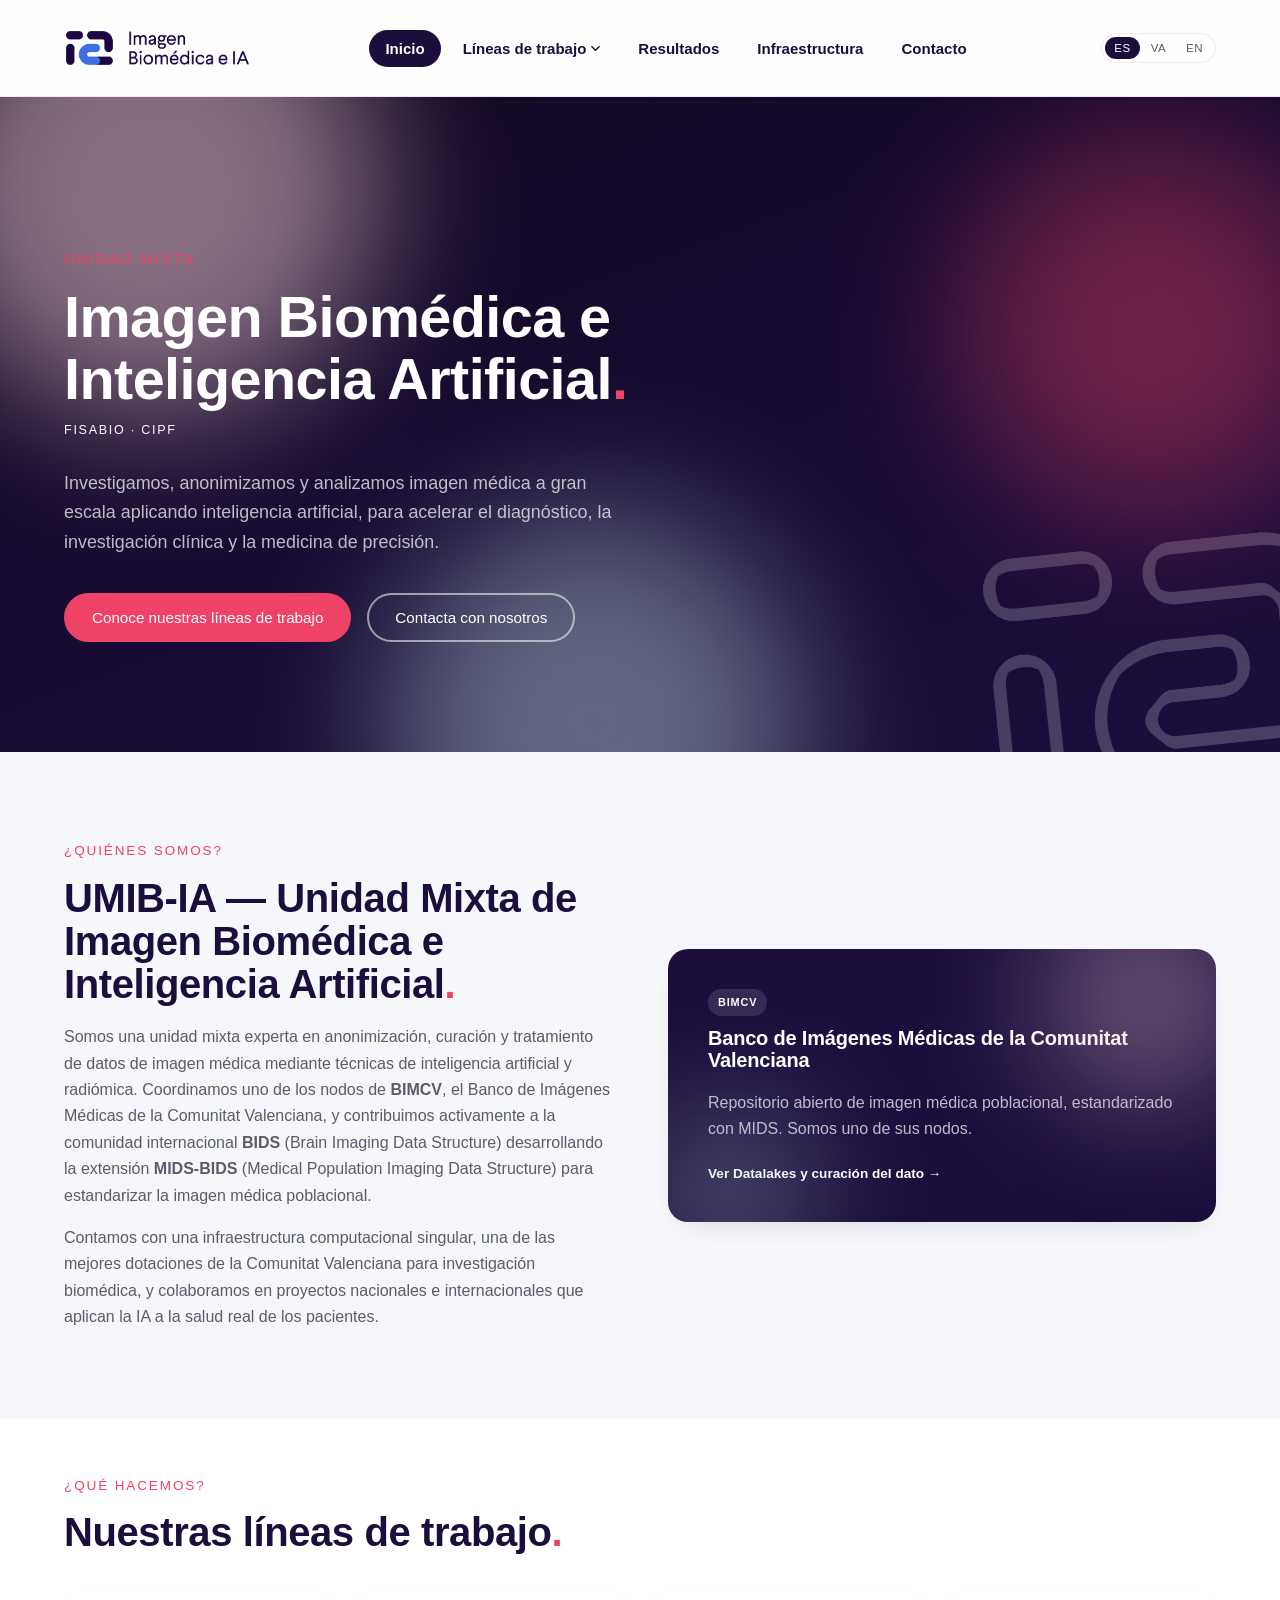
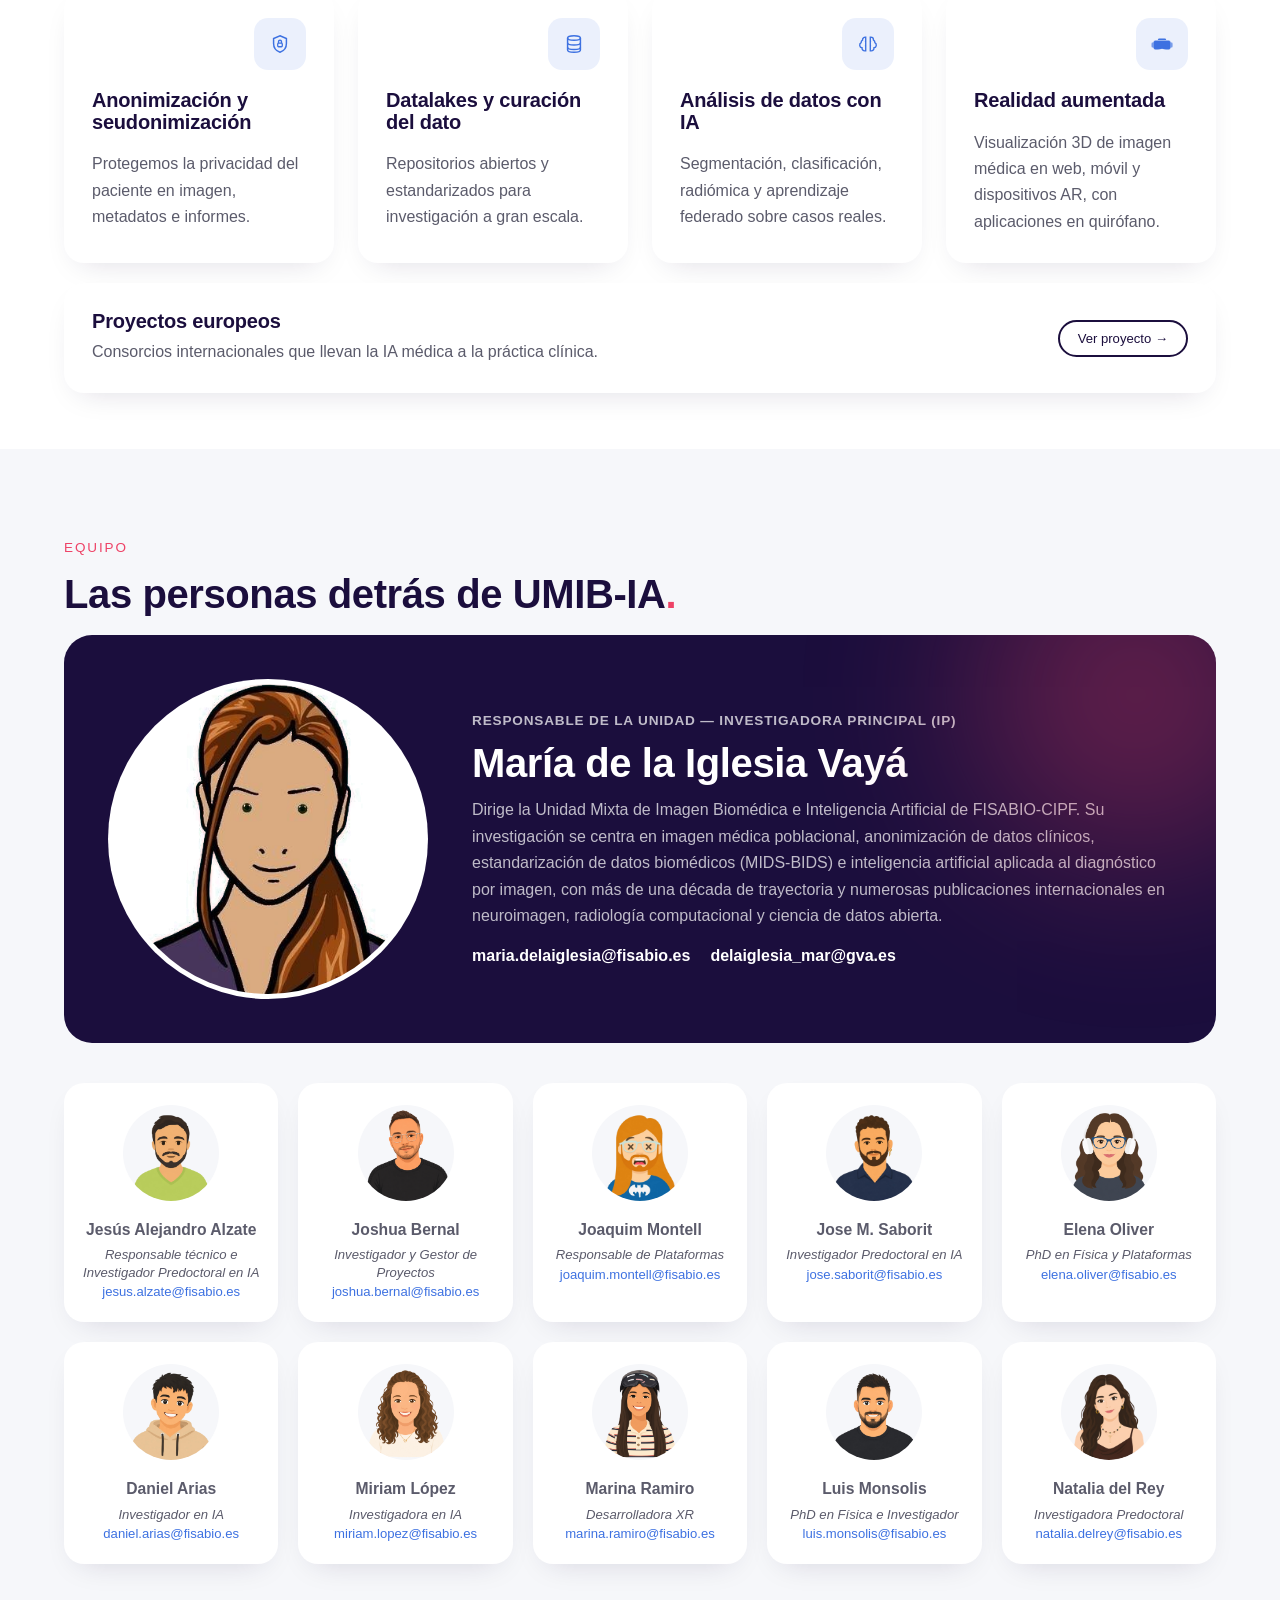
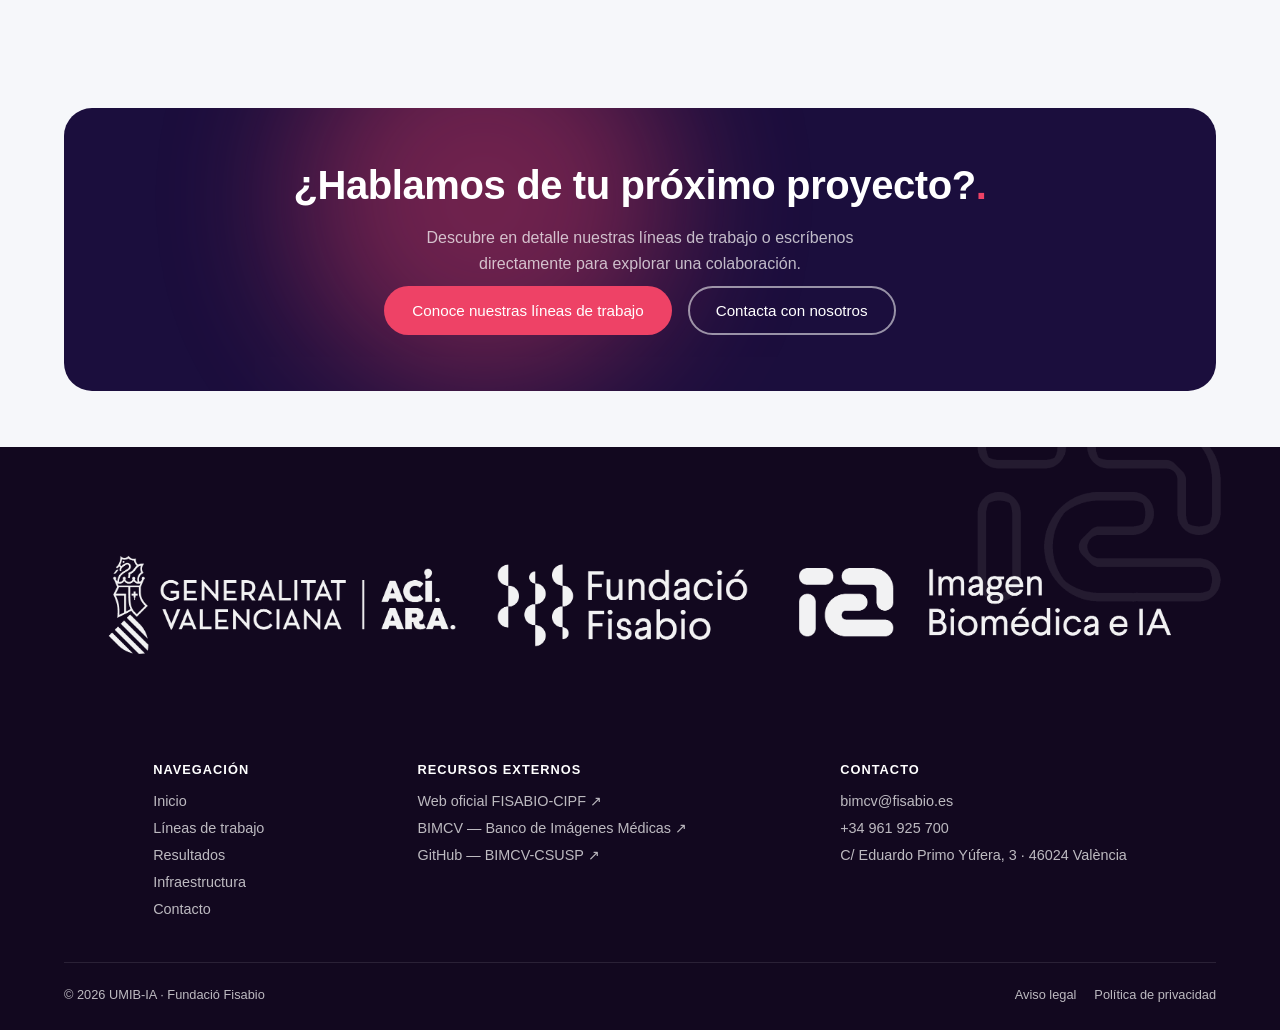
<file: index.html>
<!doctype html>
<html lang="es">
<head>
<meta charset="UTF-8">
<title>UMIB-IA — Imagen biomédica e inteligencia artificial · FISABIO-CIPF</title>
<meta name="description" content="UMIB-IA es la Unidad Mixta de Imagen Biomédica e Inteligencia Artificial de FISABIO-CIPF, experta en anonimización, curación y análisis de imagen médica mediante IA y radiómica. Es un nodo de BIMCV y desarrolla el estándar MIDS-BIDS.">
<meta name="viewport" content="width=device-width, initial-scale=1">
<link rel="icon" href="assets/marca/favicon.ico" sizes="any">
<link rel="icon" type="image/png" href="assets/marca/favicon.png">
<link rel="stylesheet" href="css/styles.css">
</head>
<body>

<nav class="nav">
  <div class="wrap">
    <a href="index.html" class="nav__logo"><img src="assets/marca/UMIBIA - color.png" alt="UMIB-IA — Imagen Biomédica e IA"></a>
    <ul class="nav__links">
      <li class="nav__item"><a href="index.html" class="nav__link" aria-current="page">Inicio</a></li>
      <li class="nav__item">
        <a href="lineas-de-trabajo.html" class="nav__link">Líneas de trabajo
          <svg class="chev" viewBox="0 0 10 6" fill="none"><path d="M1 1l4 4 4-4" stroke="currentColor" stroke-width="1.6" stroke-linecap="round"/></svg>
        </a>
        <div class="nav__submenu">
          <a href="lineas-de-trabajo/anonimizacion.html">Anonimización y seudonimización</a>
          <a href="lineas-de-trabajo/datalakes.html">Datalakes y curación del dato</a>
          <a href="lineas-de-trabajo/analisis-ia.html">Análisis de datos con IA</a>
          <a href="lineas-de-trabajo/realidad-aumentada.html">Realidad aumentada</a>
          <a href="lineas-de-trabajo/proyectos-europeos.html">Proyectos europeos</a>
        </div>
      </li>
      <li class="nav__item"><a href="resultados.html" class="nav__link">Resultados</a></li>
      <li class="nav__item"><a href="infraestructura.html" class="nav__link">Infraestructura</a></li>
      <li class="nav__item"><a href="contacto.html" class="nav__link">Contacto</a></li>
    </ul>
    <div class="lang-switch" role="group" aria-label="Idioma"><button type="button" class="lang-switch__btn" data-lang="es" aria-pressed="true">ES</button><button type="button" class="lang-switch__btn" data-lang="va" aria-pressed="false">VA</button><button type="button" class="lang-switch__btn" data-lang="en" aria-pressed="false">EN</button></div>
    <button class="nav__burger" aria-label="Abrir menú" aria-expanded="false"><span></span><span></span><span></span></button>
  </div>
  <div class="nav__mobile">
    <a href="index.html">Inicio</a>
    <button class="nav__accordion-toggle" aria-expanded="false">
      Líneas de trabajo
      <svg width="10" height="6" viewBox="0 0 10 6" fill="none"><path d="M1 1l4 4 4-4" stroke="currentColor" stroke-width="1.6" stroke-linecap="round"/></svg>
    </button>
    <div class="nav__accordion-panel">
      <a href="lineas-de-trabajo.html">Ver todas las líneas →</a>
      <a href="lineas-de-trabajo/anonimizacion.html">Anonimización y seudonimización</a>
      <a href="lineas-de-trabajo/datalakes.html">Datalakes y curación del dato</a>
      <a href="lineas-de-trabajo/analisis-ia.html">Análisis de datos con IA</a>
      <a href="lineas-de-trabajo/realidad-aumentada.html">Realidad aumentada</a>
      <a href="lineas-de-trabajo/proyectos-europeos.html">Proyectos europeos</a>
    </div>
    <a href="resultados.html">Resultados</a>
    <a href="infraestructura.html">Infraestructura</a>
    <a href="contacto.html">Contacto</a>
  <div class="lang-switch" role="group" aria-label="Idioma"><button type="button" class="lang-switch__btn" data-lang="es" aria-pressed="true">ES</button><button type="button" class="lang-switch__btn" data-lang="va" aria-pressed="false">VA</button><button type="button" class="lang-switch__btn" data-lang="en" aria-pressed="false">EN</button></div>
  </div>
</nav>

<!-- ===================== HERO ===================== -->
<header class="cover hero">
  <div class="cover__blobs" aria-hidden="true"><img src="assets/marca/icon-outline-white.png" alt="" class="cover__mark">
    <div class="blob blob--1"></div><div class="blob blob--2"></div><div class="blob blob--3"></div>
  </div>
  <div class="wrap">
    <p class="eyebrow_title hero__eyebrow reveal">UNIDAD MIXTA</p>
    <h1 class="reveal dot-accent"><span class="hero-line">Imagen Biomédica e</span><br><span class="hero-line">Inteligencia Artificial</span></h1>
    <p class="hero__org reveal">FISABIO · CIPF</p>
    <p class="hero__subtitle reveal">Investigamos, anonimizamos y analizamos imagen médica a gran escala aplicando inteligencia artificial, para acelerar el diagnóstico, la investigación clínica y la medicina de precisión.</p>
    <div class="hero__ctas reveal">
      <a href="lineas-de-trabajo.html" class="btn btn-primary">Conoce nuestras líneas de trabajo</a>
      <a href="contacto.html" class="btn btn-outline-light">Contacta con nosotros</a>
    </div>
  </div>
</header>

<!-- ===================== QUIÉNES SOMOS ===================== -->
<section class="section">
  <div class="wrap split">
    <div class="reveal">
      <p class="eyebrow">¿QUIÉNES SOMOS?</p>
      <h2 class="dot-accent">UMIB-IA — Unidad Mixta de Imagen Biomédica e Inteligencia Artificial</h2>
      <p>Somos una unidad mixta experta en anonimización, curación y tratamiento de datos de imagen médica mediante técnicas de inteligencia artificial y radiómica. Coordinamos uno de los nodos de <strong>BIMCV</strong>, el Banco de Imágenes Médicas de la Comunitat Valenciana, y contribuimos activamente a la comunidad internacional <strong>BIDS</strong> (Brain Imaging Data Structure) desarrollando la extensión <strong>MIDS-BIDS</strong> (Medical Population Imaging Data Structure) para estandarizar la imagen médica poblacional.</p>
      <p>Contamos con una infraestructura computacional singular, una de las mejores dotaciones de la Comunitat Valenciana para investigación biomédica, y colaboramos en proyectos nacionales e internacionales que aplican la IA a la salud real de los pacientes.</p>
    </div>
    <div class="reveal" aria-hidden="true">
      <div class="card" style="background:var(--navy-800);color:#fff;position:relative;overflow:hidden;padding:40px;">
        <div style="position:absolute;width:220px;height:220px;border-radius:50%;background:var(--rose);filter:blur(60px);opacity:.35;top:-60px;right:-40px;"></div>
        <div style="position:absolute;width:180px;height:180px;border-radius:50%;background:var(--skyblue);filter:blur(60px);opacity:.3;bottom:-60px;left:-30px;"></div>
        <p class="tag" style="background:rgba(255,255,255,0.12);color:#fff;">BIMCV</p>
        <h3 style="color:#fff;">Banco de Imágenes Médicas de la Comunitat Valenciana</h3>
        <p style="color:var(--text-on-dark-secondary);">Repositorio abierto de imagen médica poblacional, estandarizado con MIDS. Somos uno de sus nodos.</p>
        <a href="lineas-de-trabajo/datalakes.html" class="link-ext" style="color:#fff;margin-top:8px;display:inline-flex;">Ver Datalakes y curación del dato →</a>
      </div>
    </div>
  </div>
</section>

<!-- ===================== QUÉ HACEMOS ===================== -->
<section class="section section--tight" style="background:var(--card);">
  <div class="wrap">
    <p class="eyebrow reveal">¿QUÉ HACEMOS?</p>
    <h2 class="reveal dot-accent">Nuestras líneas de trabajo</h2>
    <div class="grid grid-4 stagger" style="margin-top:36px;">
      <a href="lineas-de-trabajo/anonimizacion.html" class="card line-card reveal">
        <div class="line-card__head">
          <div class="line-card__icon"><svg width="22" height="22" viewBox="0 0 24 24" fill="none"><path d="M12 3l7 3v5.5c0 4.6-3 8.2-7 9.5-4-1.3-7-4.9-7-9.5V6l7-3z" stroke="currentColor" stroke-width="1.6"/><rect x="9.5" y="11" width="5" height="4" rx="1" stroke="currentColor" stroke-width="1.4"/><path d="M10.3 11V9.6a1.7 1.7 0 0 1 3.4 0V11" stroke="currentColor" stroke-width="1.4"/></svg></div>
        </div>
        <h3>Anonimización y seudonimización</h3>
        <p>Protegemos la privacidad del paciente en imagen, metadatos e informes.</p>
      </a>
      <a href="lineas-de-trabajo/datalakes.html" class="card line-card reveal">
        <div class="line-card__head">
          <div class="line-card__icon"><svg width="22" height="22" viewBox="0 0 24 24" fill="none"><ellipse cx="12" cy="5.5" rx="7" ry="2.5" stroke="currentColor" stroke-width="1.6"/><path d="M5 5.5v5c0 1.4 3.1 2.5 7 2.5s7-1.1 7-2.5v-5" stroke="currentColor" stroke-width="1.6"/><path d="M5 10.5v5c0 1.4 3.1 2.5 7 2.5s7-1.1 7-2.5v-5" stroke="currentColor" stroke-width="1.6"/><path d="M5 15.5v3c0 1.4 3.1 2.5 7 2.5s7-1.1 7-2.5v-3" stroke="currentColor" stroke-width="1.6"/></svg></div>
        </div>
        <h3>Datalakes y curación del dato</h3>
        <p>Repositorios abiertos y estandarizados para investigación a gran escala.</p>
      </a>
      <a href="lineas-de-trabajo/analisis-ia.html" class="card line-card reveal">
        <div class="line-card__head">
          <div class="line-card__icon"><svg width="22" height="22" viewBox="0 0 24 24" fill="none"><path d="M9 4.5a3 3 0 0 0-3 3v.2A3 3 0 0 0 4.5 10.5a3 3 0 0 0 1 5.6 3 3 0 0 0 3 3.4h1V4.5H9z" stroke="currentColor" stroke-width="1.5"/><path d="M15 4.5a3 3 0 0 1 3 3v.2a3 3 0 0 1 1.5 2.8 3 3 0 0 1-1 5.6 3 3 0 0 1-3 3.4h-1V4.5h.5z" stroke="currentColor" stroke-width="1.5"/><circle cx="9.2" cy="9" r=".7" fill="currentColor"/><circle cx="14.8" cy="9" r=".7" fill="currentColor"/><circle cx="9.2" cy="14" r=".7" fill="currentColor"/><circle cx="14.8" cy="14" r=".7" fill="currentColor"/></svg></div>
        </div>
        <h3>Análisis de datos con IA</h3>
        <p>Segmentación, clasificación, radiómica y aprendizaje federado sobre casos reales.</p>
      </a>
      <!-- <a href="lineas-de-trabajo/realidad-aumentada.html" class="card line-card reveal">
        <div class="line-card__icon"><svg width="22" height="22" viewBox="0 0 24 24" fill="none"><rect x="2" y="9" width="20" height="6" rx="3" stroke="currentColor" stroke-width="1.6"/><circle cx="7.5" cy="12" r="1.7" stroke="currentColor" stroke-width="1.3"/><circle cx="16.5" cy="12" r="1.7" stroke="currentColor" stroke-width="1.3"/><path d="M2 11.3l-1.6-.4M22 11.3l1.6-.4" stroke="currentColor" stroke-width="1.4" stroke-linecap="round"/><path d="M6.3 10.8h2.4M15.3 10.8h2.4" stroke="currentColor" stroke-width=".9" stroke-linecap="round"/></svg></div>
        <h3>Realidad aumentada</h3>
        <p>Visualización 3D de imagen médica en web, móvil y dispositivos AR, con aplicaciones en quirófano.</p>
      </a> -->
      <a href="lineas-de-trabajo/realidad-aumentada.html" class="card line-card reveal">
        <div class="line-card__head">
          <div class="line-card__icon">
            <span class="icon-mask" role="img" aria-label="Realidad Aumentada" style="-webkit-mask-image:url('assets/linea-4-realidad-aumentada/ar.png');mask-image:url('assets/linea-4-realidad-aumentada/ar.png');"></span>
          </div>
        </div>
        <h3>Realidad aumentada</h3>
        <p>Visualización 3D de imagen médica en web, móvil y dispositivos AR, con aplicaciones en quirófano.</p>
      </a>
    </div>
    <div class="reveal" style="margin-top:20px;">
      <a href="lineas-de-trabajo/proyectos-europeos.html" class="card" style="display:flex;align-items:center;justify-content:space-between;gap:20px;flex-wrap:wrap;">
        <div>
          <h3 style="margin-bottom:6px;">Proyectos europeos</h3>
          <p style="margin:0;">Consorcios internacionales que llevan la IA médica a la práctica clínica.</p>
        </div>
        <span class="btn btn-outline-dark btn-sm">Ver proyecto →</span>
      </a>
    </div>
  </div>
</section>

<!-- ===================== EQUIPO ===================== -->
<section class="section">
  <div class="wrap">
    <p class="eyebrow reveal">EQUIPO</p>
    <h2 class="reveal dot-accent">Las personas detrás de UMIB-IA</h2>

    <div class="team-lead reveal">
      <div class="team-lead__portrait">
        <img src="assets/equipo/maria-de-la-iglesia-vaya.png" alt="María de la Iglesia Vayá">
      </div>
      <div>
        <p class="team-lead__role">Responsable de la Unidad — Investigadora Principal (IP)</p>
        <h2>María de la Iglesia Vayá</h2>
        <p>Dirige la Unidad Mixta de Imagen Biomédica e Inteligencia Artificial de FISABIO-CIPF. Su investigación se centra en imagen médica poblacional, anonimización de datos clínicos, estandarización de datos biomédicos (MIDS-BIDS) e inteligencia artificial aplicada al diagnóstico por imagen, con más de una década de trayectoria y numerosas publicaciones internacionales en neuroimagen, radiología computacional y ciencia de datos abierta.</p>
        <div style="margin-top:18px;display:flex;gap:20px;flex-wrap:wrap;">
          <a href="mailto:maria.delaiglesia@fisabio.es" class="team-lead__email" style="margin-top:0;">maria.delaiglesia@fisabio.es</a>
          <a href="mailto:delaiglesia_mar@gva.es" class="team-lead__email" style="margin-top:0;">delaiglesia_mar@gva.es</a>
        </div>
      </div>
    </div>

    <div class="team-grid stagger">
      <div class="card team-card reveal">
        <div class="team-card__portrait"><img src="assets/equipo/jesus-alzate.png" alt="Jesús Alzate"></div>
        <p class="team-card__name">Jesús Alejandro Alzate</p><p class="team-card__role">Responsable técnico e Investigador Predoctoral en IA</p><p class="team-card__email">jesus.alzate@fisabio.es</p>
      </div>
      <div class="card team-card reveal">
        <div class="team-card__portrait"><img src="assets/equipo/joshua-bernal.png" alt="Joshua Bernal"></div>
        <p class="team-card__name">Joshua Bernal</p><p class="team-card__role">Investigador y Gestor de Proyectos</p><p class="team-card__email">joshua.bernal@fisabio.es</p>
      </div>
      <div class="card team-card reveal">
        <div class="team-card__portrait"><img src="assets/equipo/joaquim-montell.png" alt="Joaquim Montell"></div>
        <p class="team-card__name">Joaquim Montell</p><p class="team-card__role">Responsable de Plataformas</p><p class="team-card__email">joaquim.montell@fisabio.es</p>
      </div>
      <div class="card team-card reveal">
        <div class="team-card__portrait"><img src="assets/equipo/jose-m-saborit.png" alt="Jose Manuel Saborit"></div>
        <p class="team-card__name">Jose M. Saborit</p><p class="team-card__role">Investigador Predoctoral en IA</p><p class="team-card__email">jose.saborit@fisabio.es</p>
      </div>
      <div class="card team-card reveal">
        <div class="team-card__portrait"><img src="assets/equipo/elena-oliver.png" alt="Elena Oliver"></div>
        <p class="team-card__name">Elena Oliver</p><p class="team-card__role">PhD en Física y Plataformas</p><p class="team-card__email">elena.oliver@fisabio.es</p>
      </div>
      <div class="card team-card reveal">
        <div class="team-card__portrait"><img src="assets/equipo/daniel-arias.png" alt="Daniel Arias"></div>
        <p class="team-card__name">Daniel Arias</p><p class="team-card__role">Investigador en IA</p><p class="team-card__email">daniel.arias@fisabio.es</p>
      </div>
      <div class="card team-card reveal">
        <div class="team-card__portrait"><img src="assets/equipo/miriam-lopez.png" alt="Miriam López"></div>
        <p class="team-card__name">Miriam López</p><p class="team-card__role">Investigadora en IA</p><p class="team-card__email">miriam.lopez@fisabio.es</p>
      </div>
      <div class="card team-card reveal">
        <div class="team-card__portrait"><img src="assets/equipo/marina-ramiro.png" alt="Marina Ramiro"></div>
        <p class="team-card__name">Marina Ramiro</p><p class="team-card__role">Desarrolladora XR</p><p class="team-card__email">marina.ramiro@fisabio.es</p>
      </div>
      <div class="card team-card reveal">
        <div class="team-card__portrait"><img src="assets/equipo/luis-monsolis.png" alt="Luis Monsolis"></div>
        <p class="team-card__name">Luis Monsolis</p><p class="team-card__role">PhD en Física e Investigador</p><p class="team-card__email">luis.monsolis@fisabio.es</p>
      </div>
      <div class="card team-card reveal">
        <div class="team-card__portrait"><img src="assets/equipo/natalia-del-rey.png" alt="Natalia del Rey"></div>
        <p class="team-card__name">Natalia del Rey</p><p class="team-card__role">Investigadora Predoctoral</p><p class="team-card__email">natalia.delrey@fisabio.es</p>
      </div>
      </div>
      <!-- <div class="card team-card reveal">
        <div class="team-card__portrait"><img src="assets/equipo/luis-artieda.png" alt="Luis Artieda"></div>
        <p class="team-card__name">Luis Artieda</p><p class="team-card__role">Cargo — pendiente</p><p class="team-card__email">luis.artieda@fisabio.es</p>
      </div> -->
    </div>
  </div>
</section>

<!-- ===================== CTA FINAL ===================== -->
<section class="section section--tight">
  <div class="wrap">
    <div class="cta-band reveal">
      <div class="cover__blobs" aria-hidden="true"><div class="blob blob--2" style="top:-100px;left:20%;"></div></div>
      <h2 class="dot-accent">¿Hablamos de tu próximo proyecto?</h2>
      <p style="color:var(--text-on-dark-secondary);max-width:52ch;margin:0 auto 8px;">Descubre en detalle nuestras líneas de trabajo o escríbenos directamente para explorar una colaboración.</p>
      <div class="cta-band__actions">
        <a href="lineas-de-trabajo.html" class="btn btn-primary">Conoce nuestras líneas de trabajo</a>
        <a href="contacto.html" class="btn btn-outline-light">Contacta con nosotros</a>
      </div>
    </div>
  </div>
</section>

<!-- ===================== FOOTER ===================== -->
<footer class="footer"><img src="assets/marca/icon-outline-white.png" alt="" class="footer__mark">
  <div class="wrap">
    <div class="footer__logos">
      <img src="assets/marca/Convivencia 1 - UMIBIA - blanco - sin Barra.png" alt="Generalitat Valenciana · ACI·ARA · Fundació Fisabio · Imagen Biomédica e IA">
    </div>
    <div class="footer__grid">
      <div>
        <h4>Navegación</h4>
        <ul>
          <li><a href="index.html">Inicio</a></li>
          <li><a href="lineas-de-trabajo.html">Líneas de trabajo</a></li>
          <li><a href="resultados.html">Resultados</a></li>
          <li><a href="infraestructura.html">Infraestructura</a></li>
          <li><a href="contacto.html">Contacto</a></li>
        </ul>
      </div>
      <div>
        <h4>Recursos externos</h4>
        <ul>
          <li><a href="https://fisabio.san.gva.es/es/apoyo-a-la-investigacion/plataformas-y-servicios-cientifico-tecnicos/servicios-cientifico-tecnologicos/fisabio-cipf/" target="_blank" rel="noopener">Web oficial FISABIO-CIPF ↗</a></li>
          <li><a href="https://bimcv.cipf.es/" target="_blank" rel="noopener">BIMCV — Banco de Imágenes Médicas ↗</a></li>
          <li><a href="https://github.com/BIMCV-CSUSP" target="_blank" rel="noopener">GitHub — BIMCV-CSUSP ↗</a></li>
        </ul>
      </div>
      <div>
        <h4>Contacto</h4>
        <ul>
          <li><a href="mailto:bimcv@fisabio.es">bimcv@fisabio.es</a></li>
          <li>+34 961 925 700</li>
          <li>C/ Eduardo Primo Yúfera, 3 · 46024 València</li>
        </ul>
      </div>
    </div>
    <div class="footer__bottom">
      <span>© <span data-year>2026</span> UMIB-IA · Fundació Fisabio</span>
      <span><a href="https://fisabio.san.gva.es/es/aviso-legal/" target="_blank" rel="noopener">Aviso legal</a><a href="https://fisabio.san.gva.es/es/fisabio/fisabio-abierta-portal-de-transparencia/proteccion-de-datos-y-privacidad/ejercicio-de-derechos/" target="_blank" rel="noopener">Política de privacidad</a></span>
    </div>
  </div>
</footer>

<script src="js/i18n-data.js"></script>
<script src="js/main.js"></script>
<script src="js/i18n.js"></script>
</body>
</html>
</file>
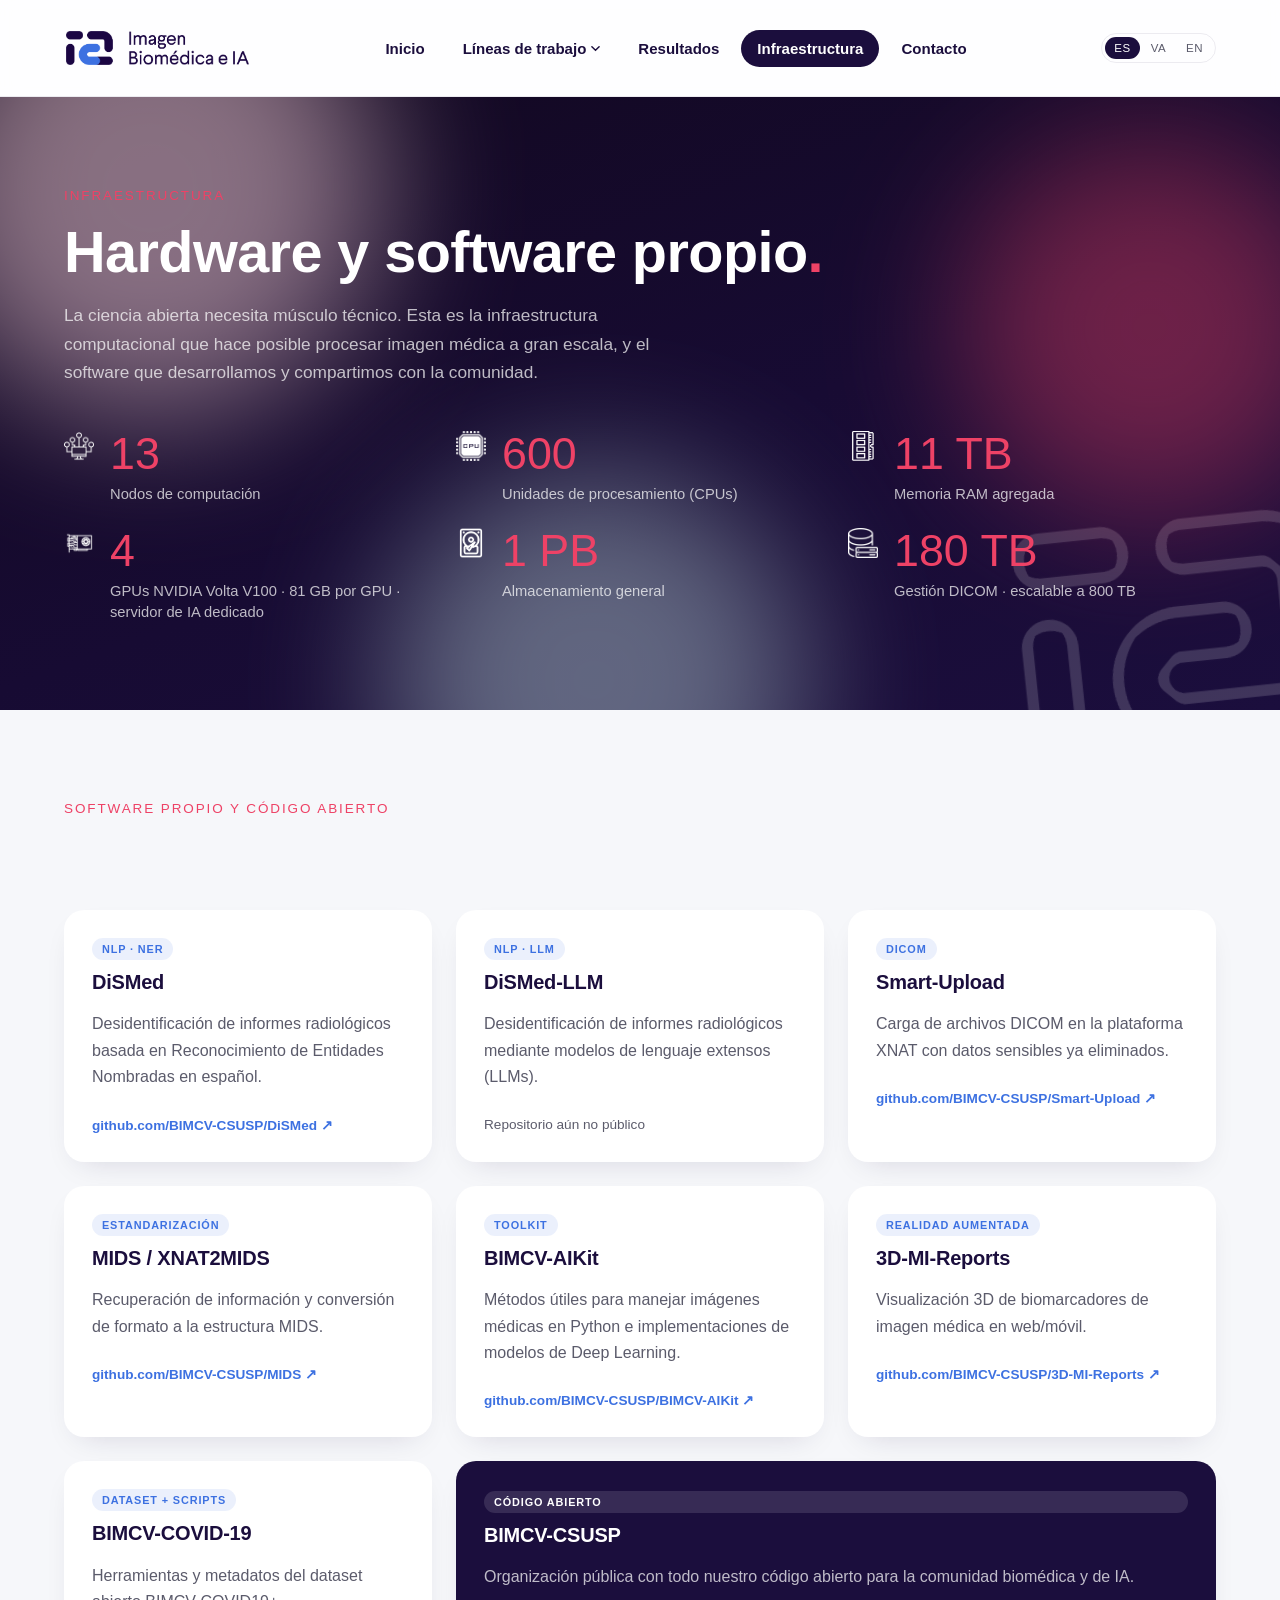
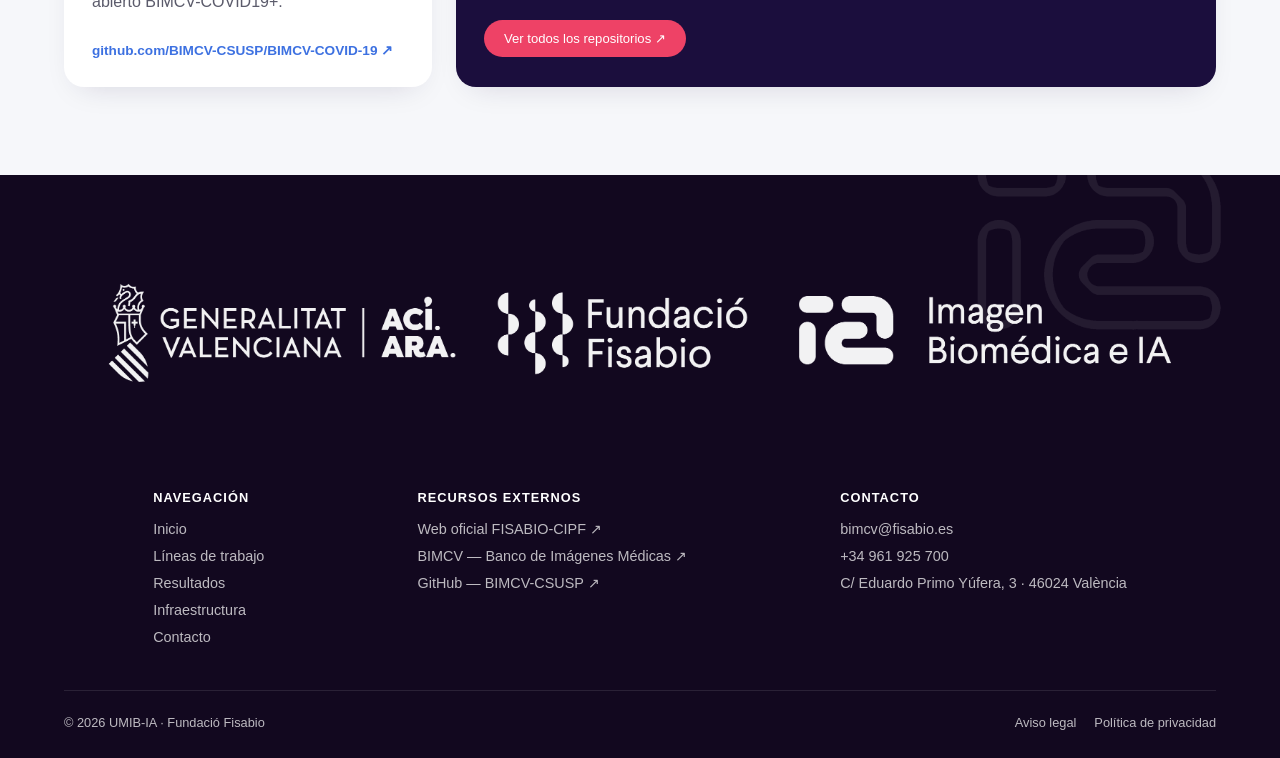
<file: infraestructura.html>
<!doctype html>
<html lang="es">
<head>
<meta charset="UTF-8">
<title>Infraestructura · UMIB-IA</title>
<meta name="description" content="Hardware y software propio de UMIB-IA: nodos de computación, GPUs, almacenamiento y la galería de repositorios de código abierto en GitHub.">
<meta name="viewport" content="width=device-width, initial-scale=1">
<link rel="icon" href="assets/marca/favicon.ico" sizes="any">
<link rel="icon" type="image/png" href="assets/marca/favicon.png">
<link rel="stylesheet" href="css/styles.css">
</head>
<body>

<nav class="nav">
  <div class="wrap">
    <a href="index.html" class="nav__logo"><img src="assets/marca/UMIBIA - color.png" alt="UMIB-IA — Imagen Biomédica e IA"></a>
    <ul class="nav__links">
      <li class="nav__item"><a href="index.html" class="nav__link">Inicio</a></li>
      <li class="nav__item">
        <a href="lineas-de-trabajo.html" class="nav__link">Líneas de trabajo
          <svg class="chev" viewBox="0 0 10 6" fill="none"><path d="M1 1l4 4 4-4" stroke="currentColor" stroke-width="1.6" stroke-linecap="round"/></svg>
        </a>
        <div class="nav__submenu">
          <a href="lineas-de-trabajo/anonimizacion.html">Anonimización y seudonimización</a>
          <a href="lineas-de-trabajo/datalakes.html">Datalakes y curación del dato</a>
          <a href="lineas-de-trabajo/analisis-ia.html">Análisis de datos con IA</a>
          <a href="lineas-de-trabajo/realidad-aumentada.html">Realidad aumentada</a>
          <a href="lineas-de-trabajo/proyectos-europeos.html">Proyectos europeos</a>
        </div>
      </li>
      <li class="nav__item"><a href="resultados.html" class="nav__link">Resultados</a></li>
      <li class="nav__item"><a href="infraestructura.html" class="nav__link" aria-current="page">Infraestructura</a></li>
      <li class="nav__item"><a href="contacto.html" class="nav__link">Contacto</a></li>
    </ul>
    <div class="lang-switch" role="group" aria-label="Idioma"><button type="button" class="lang-switch__btn" data-lang="es" aria-pressed="true">ES</button><button type="button" class="lang-switch__btn" data-lang="va" aria-pressed="false">VA</button><button type="button" class="lang-switch__btn" data-lang="en" aria-pressed="false">EN</button></div>
    <button class="nav__burger" aria-label="Abrir menú" aria-expanded="false"><span></span><span></span><span></span></button>
  </div>
  <div class="nav__mobile">
    <a href="index.html">Inicio</a>
    <button class="nav__accordion-toggle" aria-expanded="false">Líneas de trabajo
      <svg width="10" height="6" viewBox="0 0 10 6" fill="none"><path d="M1 1l4 4 4-4" stroke="currentColor" stroke-width="1.6" stroke-linecap="round"/></svg>
    </button>
    <div class="nav__accordion-panel">
      <a href="lineas-de-trabajo.html">Ver todas las líneas →</a>
      <a href="lineas-de-trabajo/anonimizacion.html">Anonimización y seudonimización</a>
      <a href="lineas-de-trabajo/datalakes.html">Datalakes y curación del dato</a>
      <a href="lineas-de-trabajo/analisis-ia.html">Análisis de datos con IA</a>
      <a href="lineas-de-trabajo/realidad-aumentada.html">Realidad aumentada</a>
      <a href="lineas-de-trabajo/proyectos-europeos.html">Proyectos europeos</a>
    </div>
    <a href="resultados.html">Resultados</a>
    <a href="infraestructura.html">Infraestructura</a>
    <a href="contacto.html">Contacto</a>
  <div class="lang-switch" role="group" aria-label="Idioma"><button type="button" class="lang-switch__btn" data-lang="es" aria-pressed="true">ES</button><button type="button" class="lang-switch__btn" data-lang="va" aria-pressed="false">VA</button><button type="button" class="lang-switch__btn" data-lang="en" aria-pressed="false">EN</button></div>
  </div>
</nav>

<header class="cover section">
  <div class="cover__blobs" aria-hidden="true"><img src="assets/marca/icon-outline-white.png" alt="" class="cover__mark"><div class="blob blob--1"></div><div class="blob blob--2"></div><div class="blob blob--3"></div></div>
  <div class="wrap">
    <p class="eyebrow reveal">INFRAESTRUCTURA</p>
    <h1 class="reveal dot-accent" style="color:#fff;">Hardware y software propio</h1>
    <p class="page-cover__intro reveal" style="margin-bottom:44px;">La ciencia abierta necesita músculo técnico. Esta es la infraestructura computacional que hace posible procesar imagen médica a gran escala, y el software que desarrollamos y compartimos con la comunidad.</p>

    <div class="grid grid-3 stagger" style="--label-color:rgba(255,255,255,.72);">
      <div class="reveal" style="display:flex;gap:16px;align-items:flex-start;">
        <img src="assets/infraestructura/image17.png" alt="" class="stat__icon" style="filter:invert(1);">
        <div><span class="stat__value" data-count-to="13">0</span><p class="stat__label" style="color:var(--label-color);">Nodos de computación</p></div>
      </div>
      <div class="reveal" style="display:flex;gap:16px;align-items:flex-start;">
        <img src="assets/infraestructura/image19.png" alt="" class="stat__icon" style="filter:invert(1);">
        <div><span class="stat__value" data-count-to="600">0</span><p class="stat__label" style="color:var(--label-color);">Unidades de procesamiento (CPUs)</p></div>
      </div>
      <div class="reveal" style="display:flex;gap:16px;align-items:flex-start;">
        <img src="assets/infraestructura/image21.png" alt="" class="stat__icon" style="filter:invert(1);">
        <div><span class="stat__value" data-count-to="11" data-count-suffix=" TB">0</span><p class="stat__label" style="color:var(--label-color);">Memoria RAM agregada</p></div>
      </div>
      <div class="reveal" style="display:flex;gap:16px;align-items:flex-start;">
        <img src="assets/infraestructura/image20.png" alt="" class="stat__icon" style="filter:invert(1);">
        <div><span class="stat__value" data-count-to="4">0</span><p class="stat__label" style="color:var(--label-color);">GPUs NVIDIA Volta V100 · 81 GB por GPU · servidor de IA dedicado</p></div>
      </div>
      <div class="reveal" style="display:flex;gap:16px;align-items:flex-start;">
        <img src="assets/infraestructura/image22.png" alt="" class="stat__icon" style="filter:invert(1);">
        <div><span class="stat__value" data-count-to="1" data-count-suffix=" PB">0</span><p class="stat__label" style="color:var(--label-color);">Almacenamiento general</p></div>
      </div>
      <div class="reveal" style="display:flex;gap:16px;align-items:flex-start;">
        <img src="assets/infraestructura/image18.png" alt="" class="stat__icon" style="filter:invert(1);">
        <div><span class="stat__value" data-count-to="180" data-count-suffix=" TB">0</span><p class="stat__label" style="color:var(--label-color);">Gestión DICOM · escalable a 800 TB</p></div>
      </div>
    </div>
  </div>
</header>

<section class="section">
  <div class="wrap">
    <p class="eyebrow reveal">SOFTWARE PROPIO Y CÓDIGO ABIERTO</p>
    <h2 class="reveal dot-accent">Repositorios en GitHub</h2>
    <div class="grid grid-3 stagger" style="margin-top:32px;">
      <a href="https://github.com/BIMCV-CSUSP/DiSMed" target="_blank" rel="noopener" class="card reveal">
        <span class="tag">NLP · NER</span>
        <h3>DiSMed</h3>
        <p>Desidentificación de informes radiológicos basada en Reconocimiento de Entidades Nombradas en español.</p>
        <span class="link-ext" style="margin-top:10px;display:inline-flex;">github.com/BIMCV-CSUSP/DiSMed ↗</span>
      </a>
      <div class="card reveal">
        <span class="tag">NLP · LLM</span>
        <h3>DiSMed-LLM</h3>
        <p>Desidentificación de informes radiológicos mediante modelos de lenguaje extensos (LLMs).</p>
        <span style="margin-top:10px;display:inline-flex;font-size:0.85rem;color:var(--text-secondary);">Repositorio aún no público</span>
      </div>
      <a href="https://github.com/BIMCV-CSUSP/Smart-Upload" target="_blank" rel="noopener" class="card reveal">
        <span class="tag">DICOM</span>
        <h3>Smart-Upload</h3>
        <p>Carga de archivos DICOM en la plataforma XNAT con datos sensibles ya eliminados.</p>
        <span class="link-ext" style="margin-top:10px;display:inline-flex;">github.com/BIMCV-CSUSP/Smart-Upload ↗</span>
      </a>
      <a href="https://github.com/BIMCV-CSUSP/MIDS" target="_blank" rel="noopener" class="card reveal">
        <span class="tag">ESTANDARIZACIÓN</span>
        <h3>MIDS / XNAT2MIDS</h3>
        <p>Recuperación de información y conversión de formato a la estructura MIDS.</p>
        <span class="link-ext" style="margin-top:10px;display:inline-flex;">github.com/BIMCV-CSUSP/MIDS ↗</span>
      </a>
      <a href="https://github.com/BIMCV-CSUSP/BIMCV-AIKit" target="_blank" rel="noopener" class="card reveal">
        <span class="tag">TOOLKIT</span>
        <h3>BIMCV-AIKit</h3>
        <p>Métodos útiles para manejar imágenes médicas en Python e implementaciones de modelos de Deep Learning.</p>
        <span class="link-ext" style="margin-top:10px;display:inline-flex;">github.com/BIMCV-CSUSP/BIMCV-AIKit ↗</span>
      </a>
      <a href="https://github.com/BIMCV-CSUSP/3D-MI-Reports" target="_blank" rel="noopener" class="card reveal">
        <span class="tag">REALIDAD AUMENTADA</span>
        <h3>3D-MI-Reports</h3>
        <p>Visualización 3D de biomarcadores de imagen médica en web/móvil.</p>
        <span class="link-ext" style="margin-top:10px;display:inline-flex;">github.com/BIMCV-CSUSP/3D-MI-Reports ↗</span>
      </a>
      <a href="https://github.com/BIMCV-CSUSP/BIMCV-COVID-19" target="_blank" rel="noopener" class="card reveal">
        <span class="tag">DATASET + SCRIPTS</span>
        <h3>BIMCV-COVID-19</h3>
        <p>Herramientas y metadatos del dataset abierto BIMCV-COVID19+.</p>
        <span class="link-ext" style="margin-top:10px;display:inline-flex;">github.com/BIMCV-CSUSP/BIMCV-COVID-19 ↗</span>
      </a>
      <a href="https://github.com/BIMCV-CSUSP" target="_blank" rel="noopener" class="card reveal" style="grid-column:span 2;background:var(--navy-800);color:#fff;display:flex;flex-direction:column;justify-content:center;">
        <span class="tag" style="background:rgba(255,255,255,.12);color:#fff;">CÓDIGO ABIERTO</span>
        <h3 style="color:#fff;">BIMCV-CSUSP</h3>
        <p style="color:var(--text-on-dark-secondary);">Organización pública con todo nuestro código abierto para la comunidad biomédica y de IA.</p>
        <span class="btn btn-primary btn-sm" style="margin-top:14px;align-self:flex-start;">Ver todos los repositorios ↗</span>
      </a>
    </div>
  </div>
</section>

<footer class="footer"><img src="assets/marca/icon-outline-white.png" alt="" class="footer__mark">
  <div class="wrap">
    <div class="footer__logos"><img src="assets/marca/Convivencia 1 - UMIBIA - blanco - sin Barra.png" alt="Generalitat Valenciana · ACI·ARA · Fundació Fisabio · Imagen Biomédica e IA"></div>
    <div class="footer__grid">
      <div><h4>Navegación</h4><ul>
        <li><a href="index.html">Inicio</a></li><li><a href="lineas-de-trabajo.html">Líneas de trabajo</a></li>
        <li><a href="resultados.html">Resultados</a></li><li><a href="infraestructura.html">Infraestructura</a></li>
        <li><a href="contacto.html">Contacto</a></li></ul></div>
      <div><h4>Recursos externos</h4><ul>
        <li><a href="https://fisabio.san.gva.es/es/apoyo-a-la-investigacion/plataformas-y-servicios-cientifico-tecnicos/servicios-cientifico-tecnologicos/fisabio-cipf/" target="_blank" rel="noopener">Web oficial FISABIO-CIPF ↗</a></li>
        <li><a href="https://bimcv.cipf.es/" target="_blank" rel="noopener">BIMCV — Banco de Imágenes Médicas ↗</a></li>
        <li><a href="https://github.com/BIMCV-CSUSP" target="_blank" rel="noopener">GitHub — BIMCV-CSUSP ↗</a></li></ul></div>
      <div><h4>Contacto</h4><ul>
        <li><a href="mailto:bimcv@fisabio.es">bimcv@fisabio.es</a></li><li>+34 961 925 700</li>
        <li>C/ Eduardo Primo Yúfera, 3 · 46024 València</li></ul></div>
    </div>
    <div class="footer__bottom">
      <span>© <span data-year>2026</span> UMIB-IA · Fundació Fisabio</span>
      <span><a href="https://fisabio.san.gva.es/es/aviso-legal/" target="_blank" rel="noopener">Aviso legal</a><a href="https://fisabio.san.gva.es/es/fisabio/fisabio-abierta-portal-de-transparencia/proteccion-de-datos-y-privacidad/ejercicio-de-derechos/" target="_blank" rel="noopener">Política de privacidad</a></span>
    </div>
  </div>
</footer>

<script src="js/i18n-data.js"></script>
<script src="js/main.js"></script>
<script src="js/i18n.js"></script>
</body>
</html>
</file>
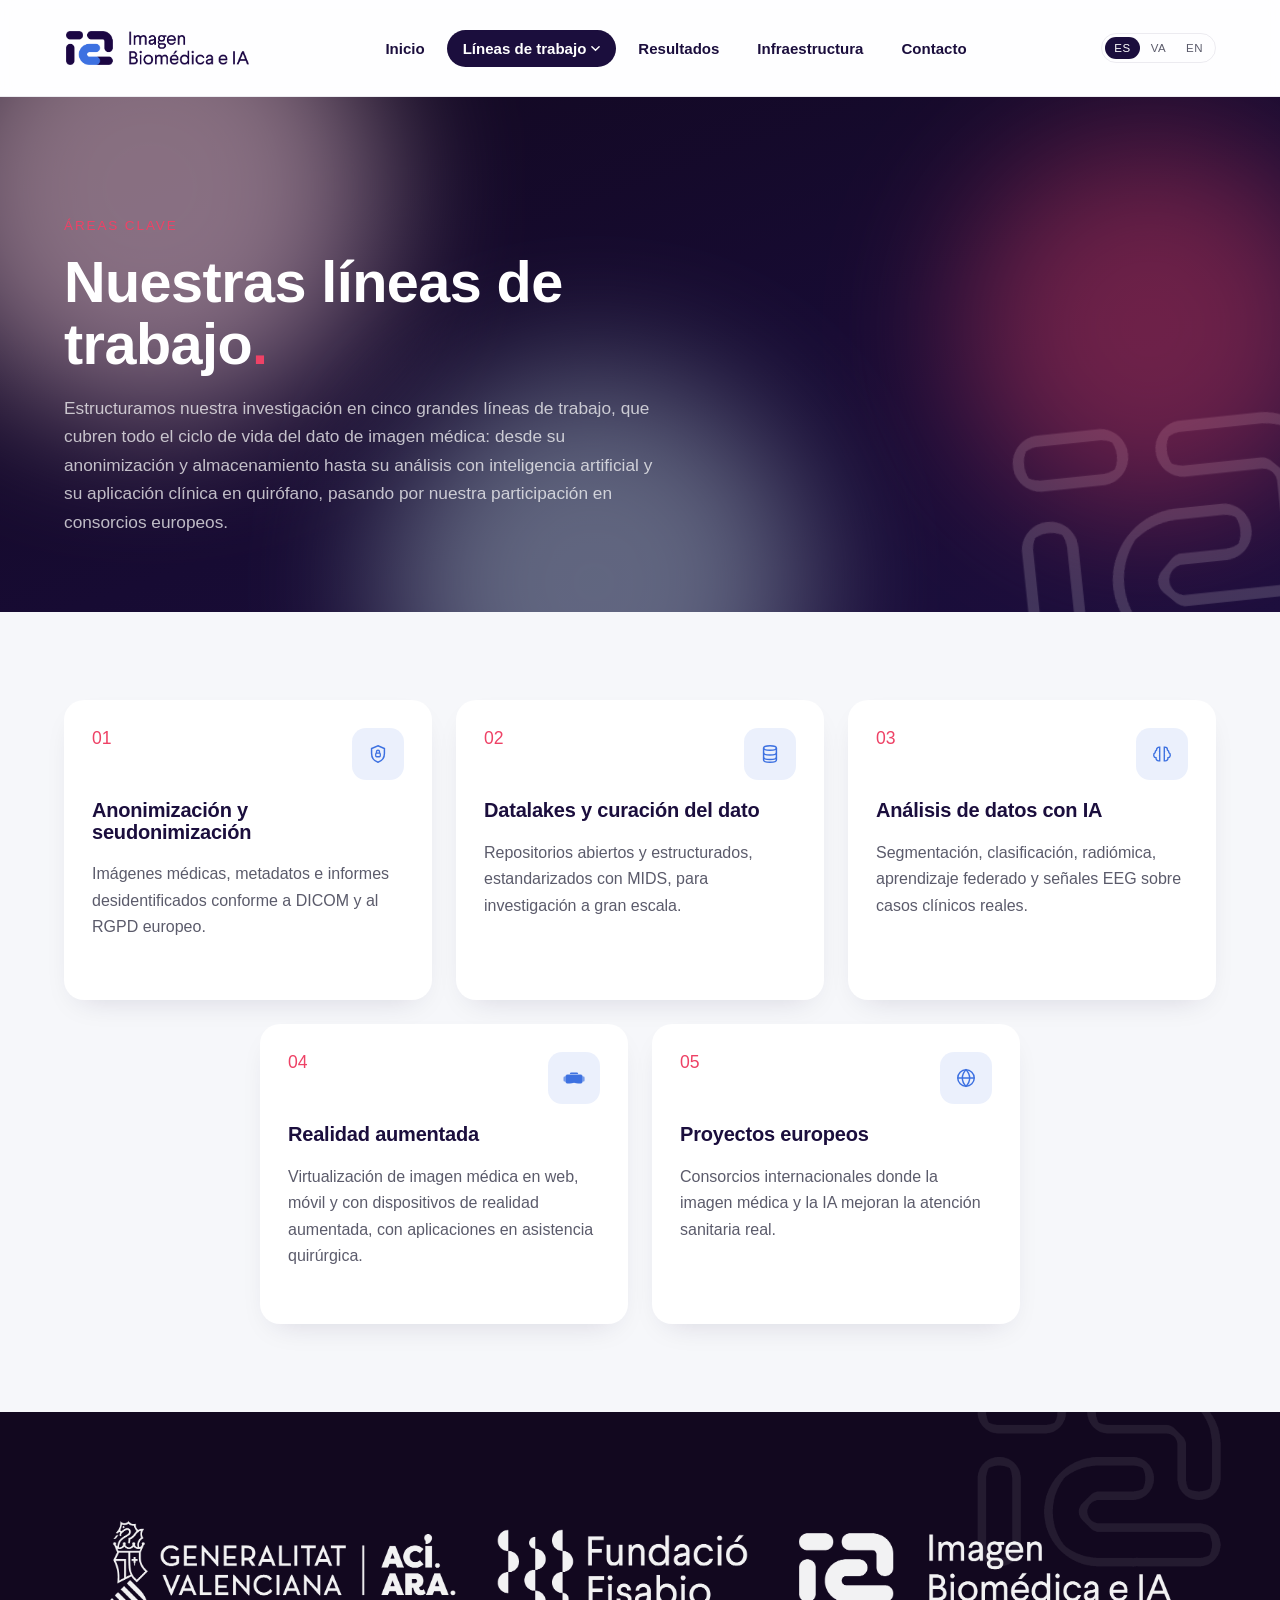
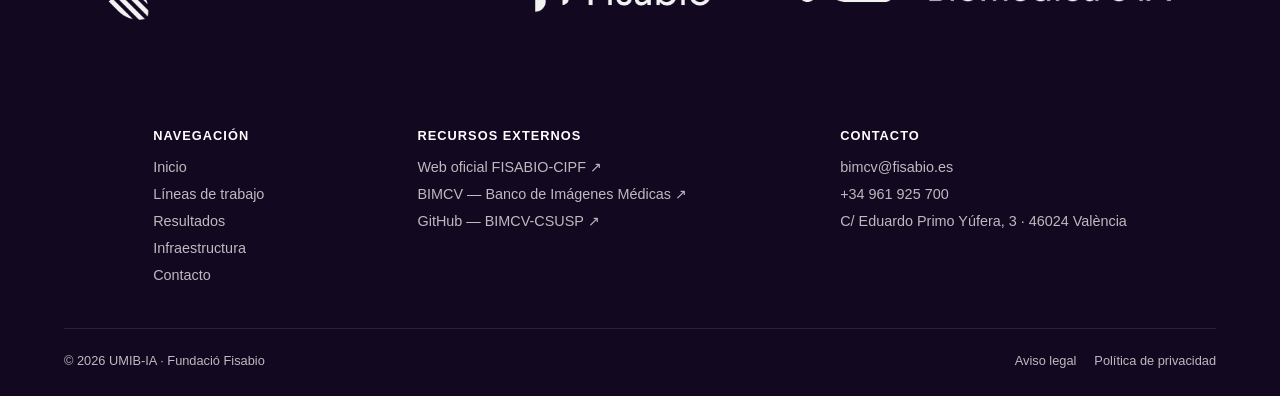
<file: lineas-de-trabajo.html>
<!doctype html>
<html lang="es">
<head>
<meta charset="UTF-8">
<title>Líneas de trabajo · UMIB-IA</title>
<meta name="description" content="Las cinco líneas de trabajo de UMIB-IA: anonimización, datalakes y curación del dato, análisis con IA, realidad aumentada y proyectos europeos.">
<meta name="viewport" content="width=device-width, initial-scale=1">
<link rel="icon" href="assets/marca/favicon.ico" sizes="any">
<link rel="icon" type="image/png" href="assets/marca/favicon.png">
<link rel="stylesheet" href="css/styles.css">
</head>
<body>

<nav class="nav">
  <div class="wrap">
    <a href="index.html" class="nav__logo"><img src="assets/marca/UMIBIA - color.png" alt="UMIB-IA — Imagen Biomédica e IA"></a>
    <ul class="nav__links">
      <li class="nav__item"><a href="index.html" class="nav__link">Inicio</a></li>
      <li class="nav__item">
        <a href="lineas-de-trabajo.html" class="nav__link" aria-current="page">Líneas de trabajo
          <svg class="chev" viewBox="0 0 10 6" fill="none"><path d="M1 1l4 4 4-4" stroke="currentColor" stroke-width="1.6" stroke-linecap="round"/></svg>
        </a>
        <div class="nav__submenu">
          <a href="lineas-de-trabajo/anonimizacion.html">Anonimización y seudonimización</a>
          <a href="lineas-de-trabajo/datalakes.html">Datalakes y curación del dato</a>
          <a href="lineas-de-trabajo/analisis-ia.html">Análisis de datos con IA</a>
          <a href="lineas-de-trabajo/realidad-aumentada.html">Realidad aumentada</a>
          <a href="lineas-de-trabajo/proyectos-europeos.html">Proyectos europeos</a>
        </div>
      </li>
      <li class="nav__item"><a href="resultados.html" class="nav__link">Resultados</a></li>
      <li class="nav__item"><a href="infraestructura.html" class="nav__link">Infraestructura</a></li>
      <li class="nav__item"><a href="contacto.html" class="nav__link">Contacto</a></li>
    </ul>
    <div class="lang-switch" role="group" aria-label="Idioma"><button type="button" class="lang-switch__btn" data-lang="es" aria-pressed="true">ES</button><button type="button" class="lang-switch__btn" data-lang="va" aria-pressed="false">VA</button><button type="button" class="lang-switch__btn" data-lang="en" aria-pressed="false">EN</button></div>
    <button class="nav__burger" aria-label="Abrir menú" aria-expanded="false"><span></span><span></span><span></span></button>
  </div>
  <div class="nav__mobile">
    <a href="index.html">Inicio</a>
    <button class="nav__accordion-toggle" aria-expanded="false">Líneas de trabajo
      <svg width="10" height="6" viewBox="0 0 10 6" fill="none"><path d="M1 1l4 4 4-4" stroke="currentColor" stroke-width="1.6" stroke-linecap="round"/></svg>
    </button>
    <div class="nav__accordion-panel">
      <a href="lineas-de-trabajo.html">Ver todas las líneas →</a>
      <a href="lineas-de-trabajo/anonimizacion.html">Anonimización y seudonimización</a>
      <a href="lineas-de-trabajo/datalakes.html">Datalakes y curación del dato</a>
      <a href="lineas-de-trabajo/analisis-ia.html">Análisis de datos con IA</a>
      <a href="lineas-de-trabajo/realidad-aumentada.html">Realidad aumentada</a>
      <a href="lineas-de-trabajo/proyectos-europeos.html">Proyectos europeos</a>
    </div>
    <a href="resultados.html">Resultados</a>
    <a href="infraestructura.html">Infraestructura</a>
    <a href="contacto.html">Contacto</a>
  <div class="lang-switch" role="group" aria-label="Idioma"><button type="button" class="lang-switch__btn" data-lang="es" aria-pressed="true">ES</button><button type="button" class="lang-switch__btn" data-lang="va" aria-pressed="false">VA</button><button type="button" class="lang-switch__btn" data-lang="en" aria-pressed="false">EN</button></div>
  </div>
</nav>

<header class="cover page-cover">
  <div class="cover__blobs" aria-hidden="true"><img src="assets/marca/icon-outline-white.png" alt="" class="cover__mark"><div class="blob blob--1"></div><div class="blob blob--2"></div><div class="blob blob--3"></div></div>
  <div class="wrap">
    <p class="eyebrow reveal">ÁREAS CLAVE</p>
    <h1 class="reveal dot-accent">Nuestras líneas de trabajo</h1>
    <p class="page-cover__intro reveal">Estructuramos nuestra investigación en cinco grandes líneas de trabajo, que cubren todo el ciclo de vida del dato de imagen médica: desde su anonimización y almacenamiento hasta su análisis con inteligencia artificial y su aplicación clínica en quirófano, pasando por nuestra participación en consorcios europeos.</p>
  </div>
</header>

<section class="section">
  <div class="wrap">
    <div class="grid grid-3 lines-grid stagger">
      <a href="lineas-de-trabajo/anonimizacion.html" class="card line-card reveal">
        <div class="line-card__head">
          <span class="line-card__num">01</span>
          <div class="line-card__icon"><svg width="22" height="22" viewBox="0 0 24 24" fill="none"><path d="M12 3l7 3v5.5c0 4.6-3 8.2-7 9.5-4-1.3-7-4.9-7-9.5V6l7-3z" stroke="currentColor" stroke-width="1.6"/><rect x="9.5" y="11" width="5" height="4" rx="1" stroke="currentColor" stroke-width="1.4"/><path d="M10.3 11V9.6a1.7 1.7 0 0 1 3.4 0V11" stroke="currentColor" stroke-width="1.4"/></svg></div>
        </div>
        <h3>Anonimización y seudonimización</h3>
        <p>Imágenes médicas, metadatos e informes desidentificados conforme a DICOM y al RGPD europeo.</p>
      </a>
      <a href="lineas-de-trabajo/datalakes.html" class="card line-card reveal">
        <div class="line-card__head">
          <span class="line-card__num">02</span>
          <div class="line-card__icon"><svg width="22" height="22" viewBox="0 0 24 24" fill="none"><ellipse cx="12" cy="5.5" rx="7" ry="2.5" stroke="currentColor" stroke-width="1.6"/><path d="M5 5.5v5c0 1.4 3.1 2.5 7 2.5s7-1.1 7-2.5v-5" stroke="currentColor" stroke-width="1.6"/><path d="M5 10.5v5c0 1.4 3.1 2.5 7 2.5s7-1.1 7-2.5v-5" stroke="currentColor" stroke-width="1.6"/><path d="M5 15.5v3c0 1.4 3.1 2.5 7 2.5s7-1.1 7-2.5v-3" stroke="currentColor" stroke-width="1.6"/></svg></div>
        </div>
        <h3>Datalakes y curación del dato</h3>
        <p>Repositorios abiertos y estructurados, estandarizados con MIDS, para investigación a gran escala.</p>
      </a>
      <a href="lineas-de-trabajo/analisis-ia.html" class="card line-card reveal">
        <div class="line-card__head">
          <span class="line-card__num">03</span>
          <div class="line-card__icon"><svg width="22" height="22" viewBox="0 0 24 24" fill="none"><path d="M9 4.5a3 3 0 0 0-3 3v.2A3 3 0 0 0 4.5 10.5a3 3 0 0 0 1 5.6 3 3 0 0 0 3 3.4h1V4.5H9z" stroke="currentColor" stroke-width="1.5"/><path d="M15 4.5a3 3 0 0 1 3 3v.2a3 3 0 0 1 1.5 2.8 3 3 0 0 1-1 5.6 3 3 0 0 1-3 3.4h-1V4.5h.5z" stroke="currentColor" stroke-width="1.5"/><circle cx="9.2" cy="9" r=".7" fill="currentColor"/><circle cx="14.8" cy="9" r=".7" fill="currentColor"/><circle cx="9.2" cy="14" r=".7" fill="currentColor"/><circle cx="14.8" cy="14" r=".7" fill="currentColor"/></svg></div>
        </div>
        <h3>Análisis de datos con IA</h3>
        <p>Segmentación, clasificación, radiómica, aprendizaje federado y señales EEG sobre casos clínicos reales.</p>
      </a>
      <a href="lineas-de-trabajo/realidad-aumentada.html" class="card line-card reveal">
        <div class="line-card__head">
          <span class="line-card__num">04</span>
          <div class="line-card__icon">
            <span class="icon-mask" role="img" aria-label="Realidad Aumentada" style="-webkit-mask-image:url('assets/linea-4-realidad-aumentada/ar.png');mask-image:url('assets/linea-4-realidad-aumentada/ar.png');"></span>
          </div>
        </div>
        <h3>Realidad aumentada</h3>
        <p>Virtualización de imagen médica en web, móvil y con dispositivos de realidad aumentada, con aplicaciones en asistencia quirúrgica.</p>
      </a>
      <a href="lineas-de-trabajo/proyectos-europeos.html" class="card line-card reveal">
        <div class="line-card__head">
          <span class="line-card__num">05</span>
          <div class="line-card__icon"><svg width="22" height="22" viewBox="0 0 24 24" fill="none"><circle cx="12" cy="12" r="9" stroke="currentColor" stroke-width="1.6"/><path d="M3 12h18M12 3c2.5 2.5 4 5.7 4 9s-1.5 6.5-4 9c-2.5-2.5-4-5.7-4-9s1.5-6.5 4-9z" stroke="currentColor" stroke-width="1.6"/></svg></div>
        </div>
        <h3>Proyectos europeos</h3>
        <p>Consorcios internacionales donde la imagen médica y la IA mejoran la atención sanitaria real.</p>
      </a>
    </div>
  </div>
</section>

<footer class="footer"><img src="assets/marca/icon-outline-white.png" alt="" class="footer__mark">
  <div class="wrap">
    <div class="footer__logos"><img src="assets/marca/Convivencia 1 - UMIBIA - blanco - sin Barra.png" alt="Generalitat Valenciana · ACI·ARA · Fundació Fisabio · Imagen Biomédica e IA"></div>
    <div class="footer__grid">
      <div><h4>Navegación</h4><ul>
        <li><a href="index.html">Inicio</a></li><li><a href="lineas-de-trabajo.html">Líneas de trabajo</a></li>
        <li><a href="resultados.html">Resultados</a></li><li><a href="infraestructura.html">Infraestructura</a></li>
        <li><a href="contacto.html">Contacto</a></li></ul></div>
      <div><h4>Recursos externos</h4><ul>
        <li><a href="https://fisabio.san.gva.es/es/apoyo-a-la-investigacion/plataformas-y-servicios-cientifico-tecnicos/servicios-cientifico-tecnologicos/fisabio-cipf/" target="_blank" rel="noopener">Web oficial FISABIO-CIPF ↗</a></li>
        <li><a href="https://bimcv.cipf.es/" target="_blank" rel="noopener">BIMCV — Banco de Imágenes Médicas ↗</a></li>
        <li><a href="https://github.com/BIMCV-CSUSP" target="_blank" rel="noopener">GitHub — BIMCV-CSUSP ↗</a></li></ul></div>
      <div><h4>Contacto</h4><ul>
        <li><a href="mailto:bimcv@fisabio.es">bimcv@fisabio.es</a></li><li>+34 961 925 700</li>
        <li>C/ Eduardo Primo Yúfera, 3 · 46024 València</li></ul></div>
    </div>
    <div class="footer__bottom">
      <span>© <span data-year>2026</span> UMIB-IA · Fundació Fisabio</span>
      <span><a href="https://fisabio.san.gva.es/es/aviso-legal/" target="_blank" rel="noopener">Aviso legal</a><a href="https://fisabio.san.gva.es/es/fisabio/fisabio-abierta-portal-de-transparencia/proteccion-de-datos-y-privacidad/ejercicio-de-derechos/" target="_blank" rel="noopener">Política de privacidad</a></span>
    </div>
  </div>
</footer>

<script src="js/i18n-data.js"></script>
<script src="js/main.js"></script>
<script src="js/i18n.js"></script>
</body>
</html>
</file>
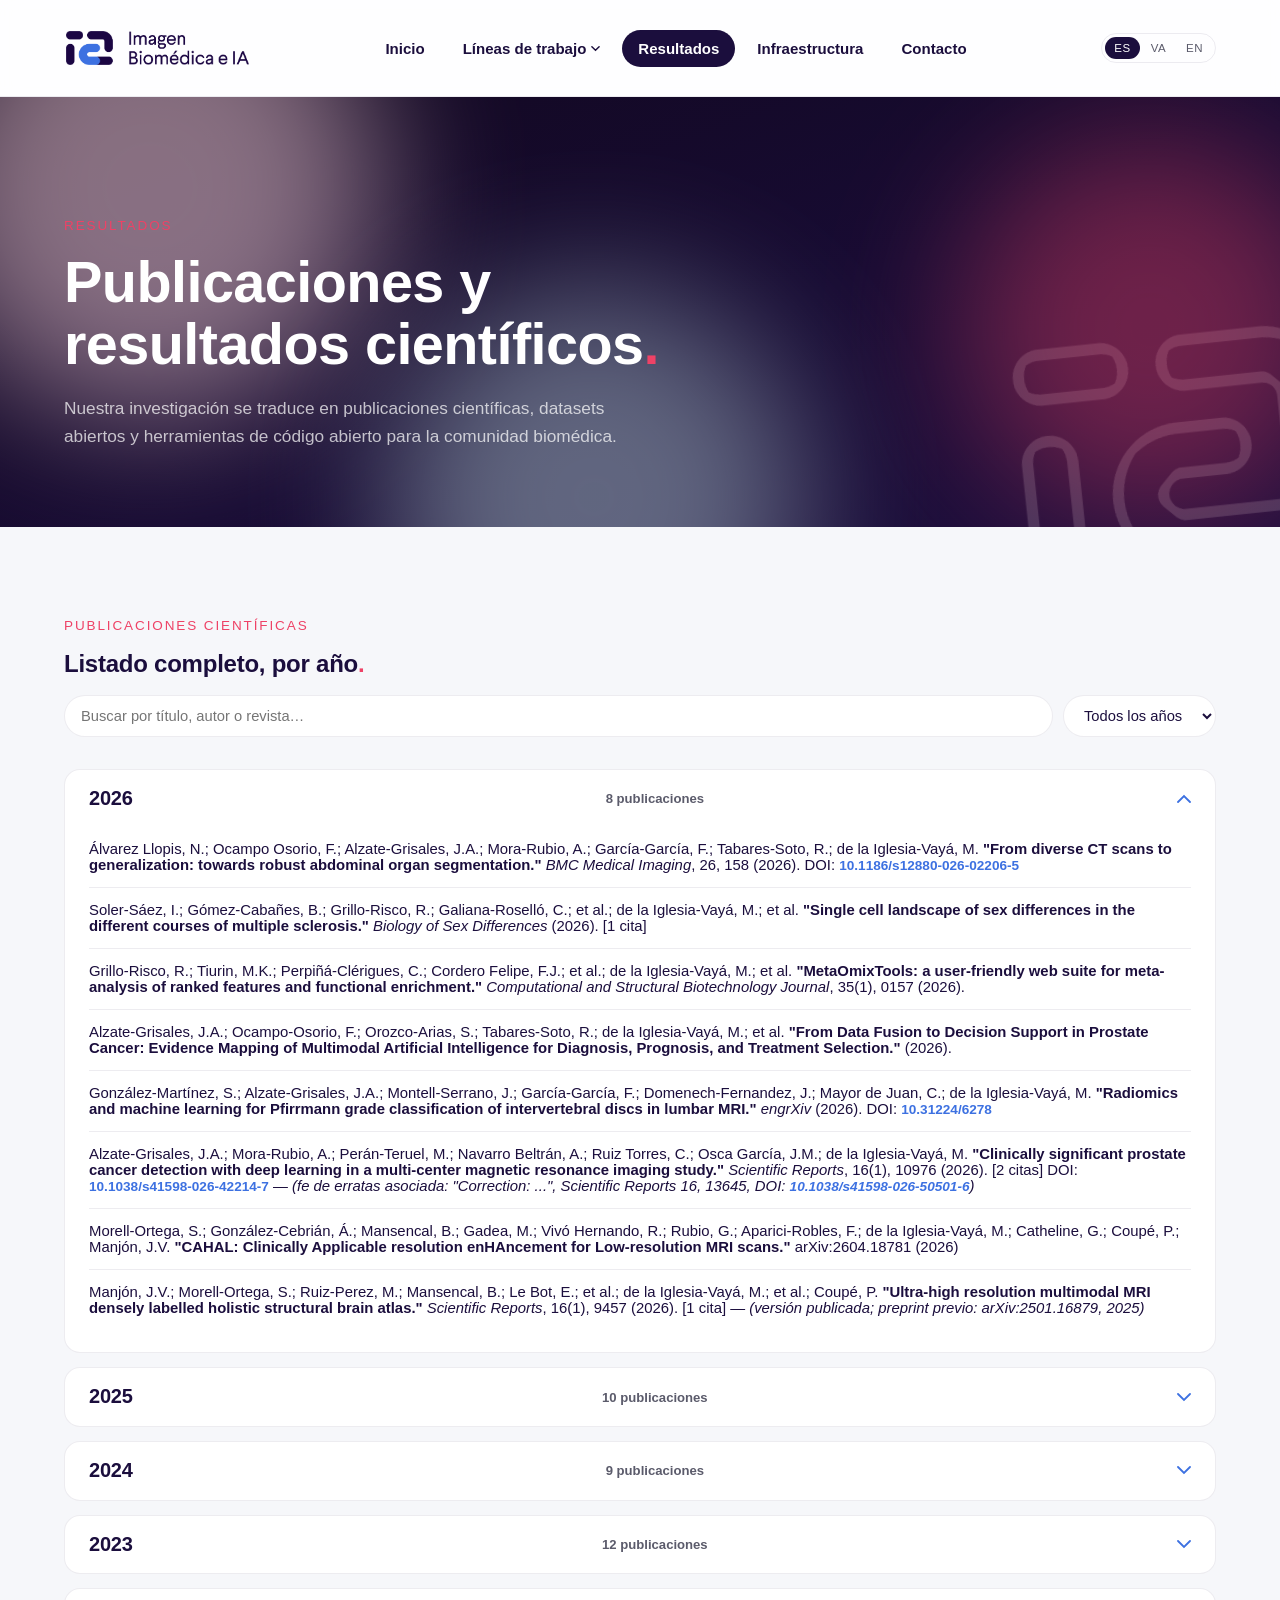
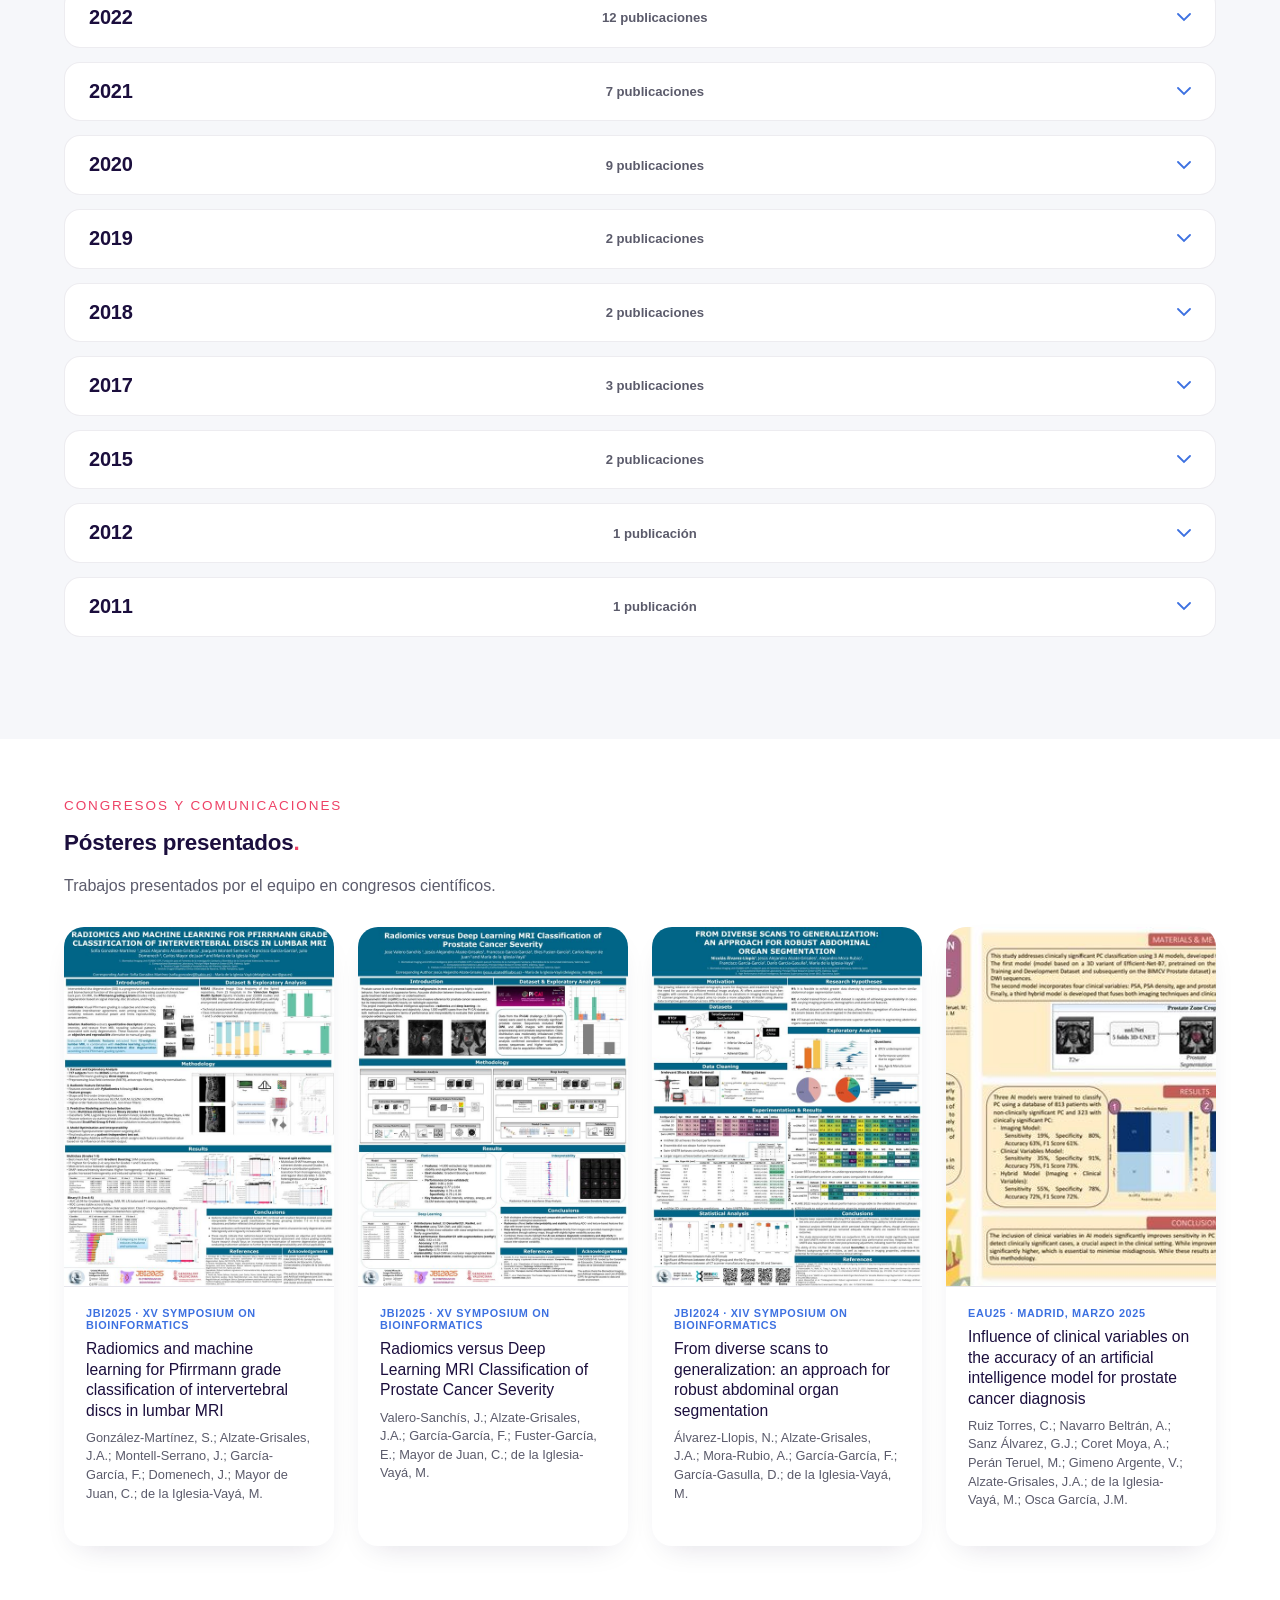
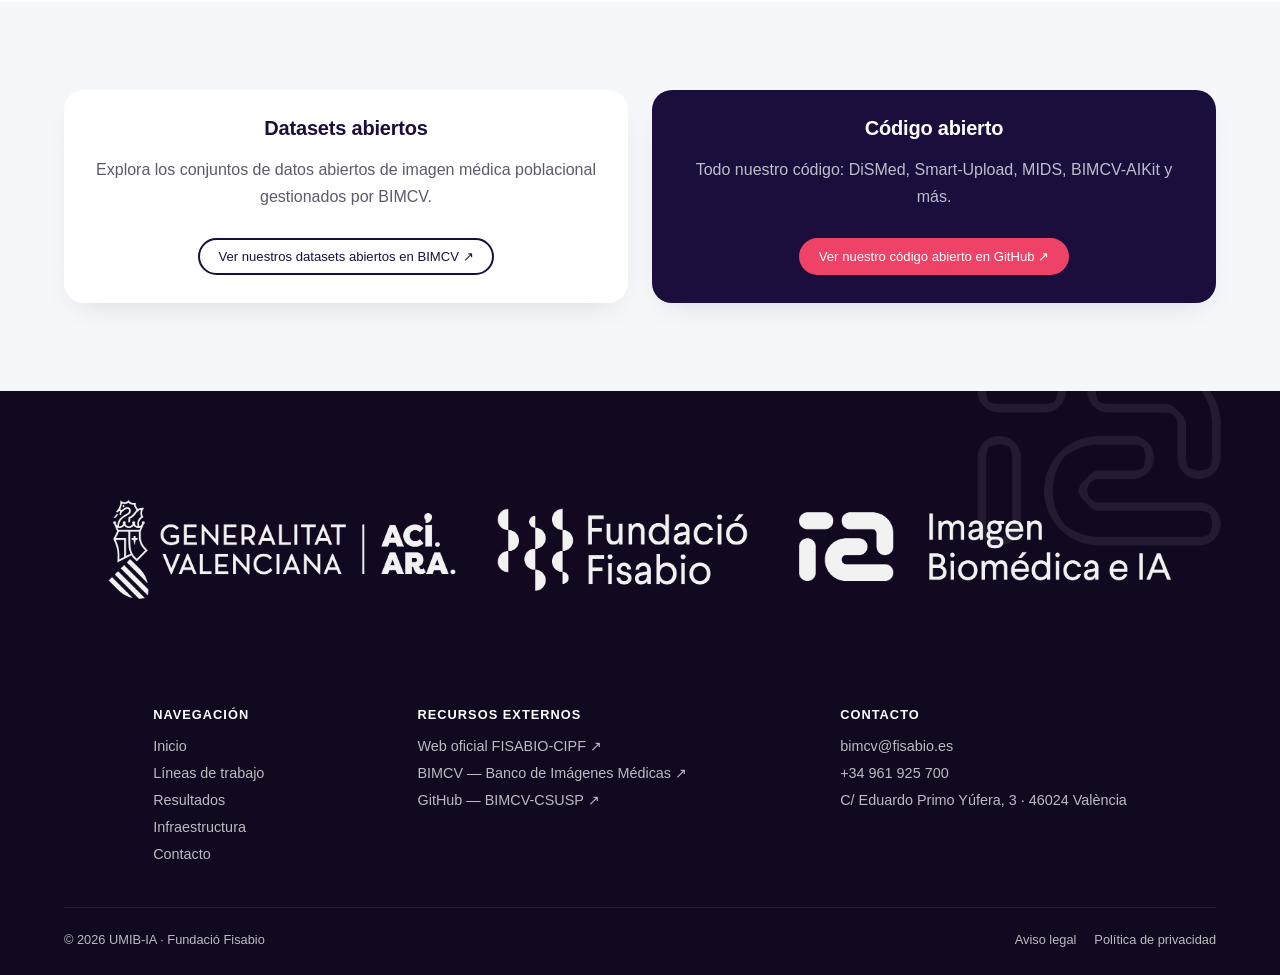
<file: resultados.html>
<!doctype html>
<html lang="es">
<head>
<meta charset="UTF-8">
<title>Resultados · UMIB-IA</title>
<meta name="description" content="Publicaciones científicas, datasets abiertos y código abierto de UMIB-IA, la Unidad Mixta de Imagen Biomédica e Inteligencia Artificial de FISABIO-CIPF.">
<meta name="viewport" content="width=device-width, initial-scale=1">
<link rel="icon" href="assets/marca/favicon.ico" sizes="any">
<link rel="icon" type="image/png" href="assets/marca/favicon.png">
<link rel="stylesheet" href="css/styles.css">
</head>
<body>

<nav class="nav">
  <div class="wrap">
    <a href="index.html" class="nav__logo"><img src="assets/marca/UMIBIA - color.png" alt="UMIB-IA — Imagen Biomédica e IA"></a>
    <ul class="nav__links">
      <li class="nav__item"><a href="index.html" class="nav__link">Inicio</a></li>
      <li class="nav__item">
        <a href="lineas-de-trabajo.html" class="nav__link">Líneas de trabajo
          <svg class="chev" viewBox="0 0 10 6" fill="none"><path d="M1 1l4 4 4-4" stroke="currentColor" stroke-width="1.6" stroke-linecap="round"/></svg>
        </a>
        <div class="nav__submenu">
          <a href="lineas-de-trabajo/anonimizacion.html">Anonimización y seudonimización</a>
          <a href="lineas-de-trabajo/datalakes.html">Datalakes y curación del dato</a>
          <a href="lineas-de-trabajo/analisis-ia.html">Análisis de datos con IA</a>
          <a href="lineas-de-trabajo/realidad-aumentada.html">Realidad aumentada</a>
          <a href="lineas-de-trabajo/proyectos-europeos.html">Proyectos europeos</a>
        </div>
      </li>
      <li class="nav__item"><a href="resultados.html" class="nav__link" aria-current="page">Resultados</a></li>
      <li class="nav__item"><a href="infraestructura.html" class="nav__link">Infraestructura</a></li>
      <li class="nav__item"><a href="contacto.html" class="nav__link">Contacto</a></li>
    </ul>
    <div class="lang-switch" role="group" aria-label="Idioma"><button type="button" class="lang-switch__btn" data-lang="es" aria-pressed="true">ES</button><button type="button" class="lang-switch__btn" data-lang="va" aria-pressed="false">VA</button><button type="button" class="lang-switch__btn" data-lang="en" aria-pressed="false">EN</button></div>
    <button class="nav__burger" aria-label="Abrir menú" aria-expanded="false"><span></span><span></span><span></span></button>
  </div>
  <div class="nav__mobile">
    <a href="index.html">Inicio</a>
    <button class="nav__accordion-toggle" aria-expanded="false">Líneas de trabajo
      <svg width="10" height="6" viewBox="0 0 10 6" fill="none"><path d="M1 1l4 4 4-4" stroke="currentColor" stroke-width="1.6" stroke-linecap="round"/></svg>
    </button>
    <div class="nav__accordion-panel">
      <a href="lineas-de-trabajo.html">Ver todas las líneas →</a>
      <a href="lineas-de-trabajo/anonimizacion.html">Anonimización y seudonimización</a>
      <a href="lineas-de-trabajo/datalakes.html">Datalakes y curación del dato</a>
      <a href="lineas-de-trabajo/analisis-ia.html">Análisis de datos con IA</a>
      <a href="lineas-de-trabajo/realidad-aumentada.html">Realidad aumentada</a>
      <a href="lineas-de-trabajo/proyectos-europeos.html">Proyectos europeos</a>
    </div>
    <a href="resultados.html">Resultados</a>
    <a href="infraestructura.html">Infraestructura</a>
    <a href="contacto.html">Contacto</a>
  <div class="lang-switch" role="group" aria-label="Idioma"><button type="button" class="lang-switch__btn" data-lang="es" aria-pressed="true">ES</button><button type="button" class="lang-switch__btn" data-lang="va" aria-pressed="false">VA</button><button type="button" class="lang-switch__btn" data-lang="en" aria-pressed="false">EN</button></div>
  </div>
</nav>

<header class="cover page-cover">
  <div class="cover__blobs" aria-hidden="true"><img src="assets/marca/icon-outline-white.png" alt="" class="cover__mark"><div class="blob blob--1"></div><div class="blob blob--2"></div><div class="blob blob--3"></div></div>
  <div class="wrap">
    <p class="eyebrow reveal">RESULTADOS</p>
    <h1 class="reveal dot-accent">Publicaciones y resultados científicos</h1>
    <p class="page-cover__intro reveal">Nuestra investigación se traduce en publicaciones científicas, datasets abiertos y herramientas de código abierto para la comunidad biomédica.</p>
  </div>
</header>

<section class="section">
  <div class="wrap">
    <p class="eyebrow reveal">PUBLICACIONES CIENTÍFICAS</p>
    <h2 class="reveal dot-accent" style="font-size:1.5rem;">Listado completo, por año</h2>

    <div class="reveal pub-filters">
      <input type="search" id="pub-search" placeholder="Buscar por título, autor o revista…" aria-label="Buscar publicaciones">
      <select id="pub-year-filter" aria-label="Filtrar por año">
        <option value="all">Todos los años</option>
      </select>
    </div>

    <div id="pub-list-mount"></div>
  </div>
</section>

<section class="section section--tight" style="background:var(--card);">
  <div class="wrap">
    <p class="eyebrow reveal">CONGRESOS Y COMUNICACIONES</p>
    <h2 class="reveal dot-accent" style="font-size:1.4rem;">Pósteres presentados</h2>
    <p class="reveal max-w-prose">Trabajos presentados por el equipo en congresos científicos.</p>

    <div class="grid grid-4 stagger" style="margin-top:28px;">
      <a href="assets/resultados/poster_pfirrmann.jpg" target="_blank" rel="noopener" class="card poster-card reveal">
        <span class="poster-card__thumb"><img src="assets/resultados/poster_pfirrmann_thumb.jpg" alt="Póster: Radiomics and machine learning for Pfirrmann grade classification of intervertebral discs in lumbar MRI" loading="lazy"></span>
        <span class="poster-card__body">
          <span class="poster-card__venue">JBI2025 · XV Symposium on Bioinformatics</span>
          <span class="poster-card__title">Radiomics and machine learning for Pfirrmann grade classification of intervertebral discs in lumbar MRI</span>
          <span class="poster-card__authors">González-Martínez, S.; Alzate-Grisales, J.A.; Montell-Serrano, J.; García-García, F.; Domenech, J.; Mayor de Juan, C.; de la Iglesia-Vayá, M.</span>
        </span>
      </a>

      <a href="assets/resultados/poster_prostata.jpg" target="_blank" rel="noopener" class="card poster-card reveal">
        <span class="poster-card__thumb"><img src="assets/resultados/poster_prostata_thumb.jpg" alt="Póster: Radiomics versus Deep Learning MRI Classification of Prostate Cancer Severity" loading="lazy"></span>
        <span class="poster-card__body">
          <span class="poster-card__venue">JBI2025 · XV Symposium on Bioinformatics</span>
          <span class="poster-card__title">Radiomics versus Deep Learning MRI Classification of Prostate Cancer Severity</span>
          <span class="poster-card__authors">Valero-Sanchís, J.; Alzate-Grisales, J.A.; García-García, F.; Fuster-García, E.; Mayor de Juan, C.; de la Iglesia-Vayá, M.</span>
        </span>
      </a>

      <a href="assets/resultados/poster_segm_org.jpg" target="_blank" rel="noopener" class="card poster-card reveal">
        <span class="poster-card__thumb"><img src="assets/resultados/poster_segm_org_thumb.jpg" alt="Póster: From diverse scans to generalization, an approach for robust abdominal organ segmentation" loading="lazy"></span>
        <span class="poster-card__body">
          <span class="poster-card__venue">JBI2024 · XIV Symposium on Bioinformatics</span>
          <span class="poster-card__title">From diverse scans to generalization: an approach for robust abdominal organ segmentation</span>
          <span class="poster-card__authors">Álvarez-Llopis, N.; Alzate-Grisales, J.A.; Mora-Rubio, A.; García-García, F.; García-Gasulla, D.; de la Iglesia-Vayá, M.</span>
        </span>
      </a>

      <a href="assets/resultados/poster_prostata2.jpeg" target="_blank" rel="noopener" class="card poster-card reveal">
        <span class="poster-card__thumb"><img src="assets/resultados/poster_prostata2_thumb.jpg" alt="Póster: Influence of clinical variables on the accuracy of an artificial intelligence model for prostate cancer diagnosis" loading="lazy"></span>
        <span class="poster-card__body">
          <span class="poster-card__venue">EAU25 · Madrid, marzo 2025</span>
          <span class="poster-card__title">Influence of clinical variables on the accuracy of an artificial intelligence model for prostate cancer diagnosis</span>
          <span class="poster-card__authors">Ruiz Torres, C.; Navarro Beltrán, A.; Sanz Álvarez, G.J.; Coret Moya, A.; Perán Teruel, M.; Gimeno Argente, V.; Alzate-Grisales, J.A.; de la Iglesia-Vayá, M.; Osca García, J.M.</span>
        </span>
      </a>
    </div>
  </div>
</section>

<section class="section">
  <div class="wrap">
    <div class="grid grid-2 stagger">
      <a href="https://bimcv.cipf.es/" target="_blank" rel="noopener" class="card reveal" style="text-align:center;">
        <h3>Datasets abiertos</h3>
        <p>Explora los conjuntos de datos abiertos de imagen médica poblacional gestionados por BIMCV.</p>
        <span class="btn btn-outline-dark btn-sm" style="margin-top:12px;">Ver nuestros datasets abiertos en BIMCV ↗</span>
      </a>
      <a href="https://github.com/BIMCV-CSUSP" target="_blank" rel="noopener" class="card reveal" style="text-align:center;background:var(--navy-800);color:#fff;">
        <h3 style="color:#fff;">Código abierto</h3>
        <p style="color:var(--text-on-dark-secondary);">Todo nuestro código: DiSMed, Smart-Upload, MIDS, BIMCV-AIKit y más.</p>
        <span class="btn btn-primary btn-sm" style="margin-top:12px;">Ver nuestro código abierto en GitHub ↗</span>
      </a>
    </div>
  </div>
</section>

<footer class="footer"><img src="assets/marca/icon-outline-white.png" alt="" class="footer__mark">
  <div class="wrap">
    <div class="footer__logos"><img src="assets/marca/Convivencia 1 - UMIBIA - blanco - sin Barra.png" alt="Generalitat Valenciana · ACI·ARA · Fundació Fisabio · Imagen Biomédica e IA"></div>
    <div class="footer__grid">
      <div><h4>Navegación</h4><ul>
        <li><a href="index.html">Inicio</a></li><li><a href="lineas-de-trabajo.html">Líneas de trabajo</a></li>
        <li><a href="resultados.html">Resultados</a></li><li><a href="infraestructura.html">Infraestructura</a></li>
        <li><a href="contacto.html">Contacto</a></li></ul></div>
      <div><h4>Recursos externos</h4><ul>
        <li><a href="https://fisabio.san.gva.es/es/apoyo-a-la-investigacion/plataformas-y-servicios-cientifico-tecnicos/servicios-cientifico-tecnologicos/fisabio-cipf/" target="_blank" rel="noopener">Web oficial FISABIO-CIPF ↗</a></li>
        <li><a href="https://bimcv.cipf.es/" target="_blank" rel="noopener">BIMCV — Banco de Imágenes Médicas ↗</a></li>
        <li><a href="https://github.com/BIMCV-CSUSP" target="_blank" rel="noopener">GitHub — BIMCV-CSUSP ↗</a></li></ul></div>
      <div><h4>Contacto</h4><ul>
        <li><a href="mailto:bimcv@fisabio.es">bimcv@fisabio.es</a></li><li>+34 961 925 700</li>
        <li>C/ Eduardo Primo Yúfera, 3 · 46024 València</li></ul></div>
    </div>
    <div class="footer__bottom">
      <span>© <span data-year>2026</span> UMIB-IA · Fundació Fisabio</span>
      <span><a href="https://fisabio.san.gva.es/es/aviso-legal/" target="_blank" rel="noopener">Aviso legal</a><a href="https://fisabio.san.gva.es/es/fisabio/fisabio-abierta-portal-de-transparencia/proteccion-de-datos-y-privacidad/ejercicio-de-derechos/" target="_blank" rel="noopener">Política de privacidad</a></span>
    </div>
  </div>
</footer>

<script src="js/i18n-data.js"></script>
<script src="js/main.js"></script>
<script src="js/publications-data.js"></script>
<script src="js/publications.js"></script>
<script src="js/i18n.js"></script>
</body>
</html>
</file>
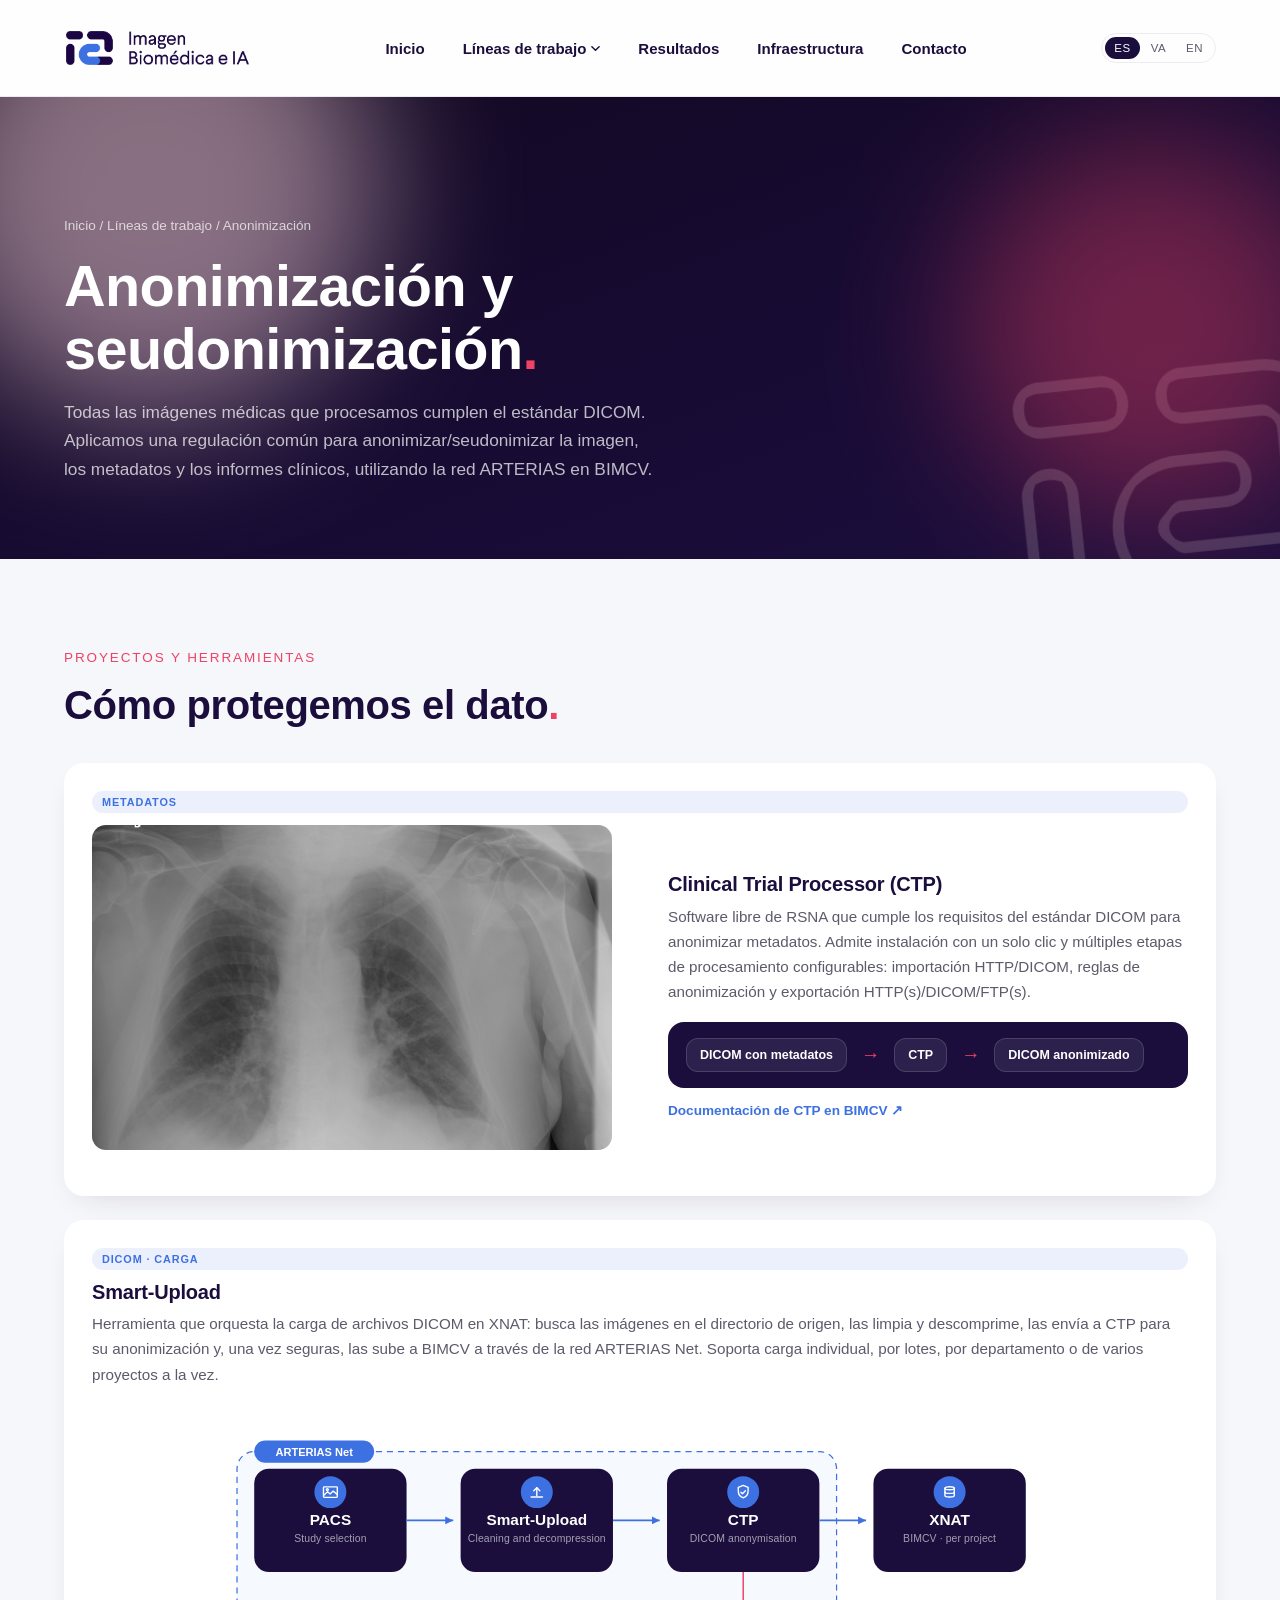
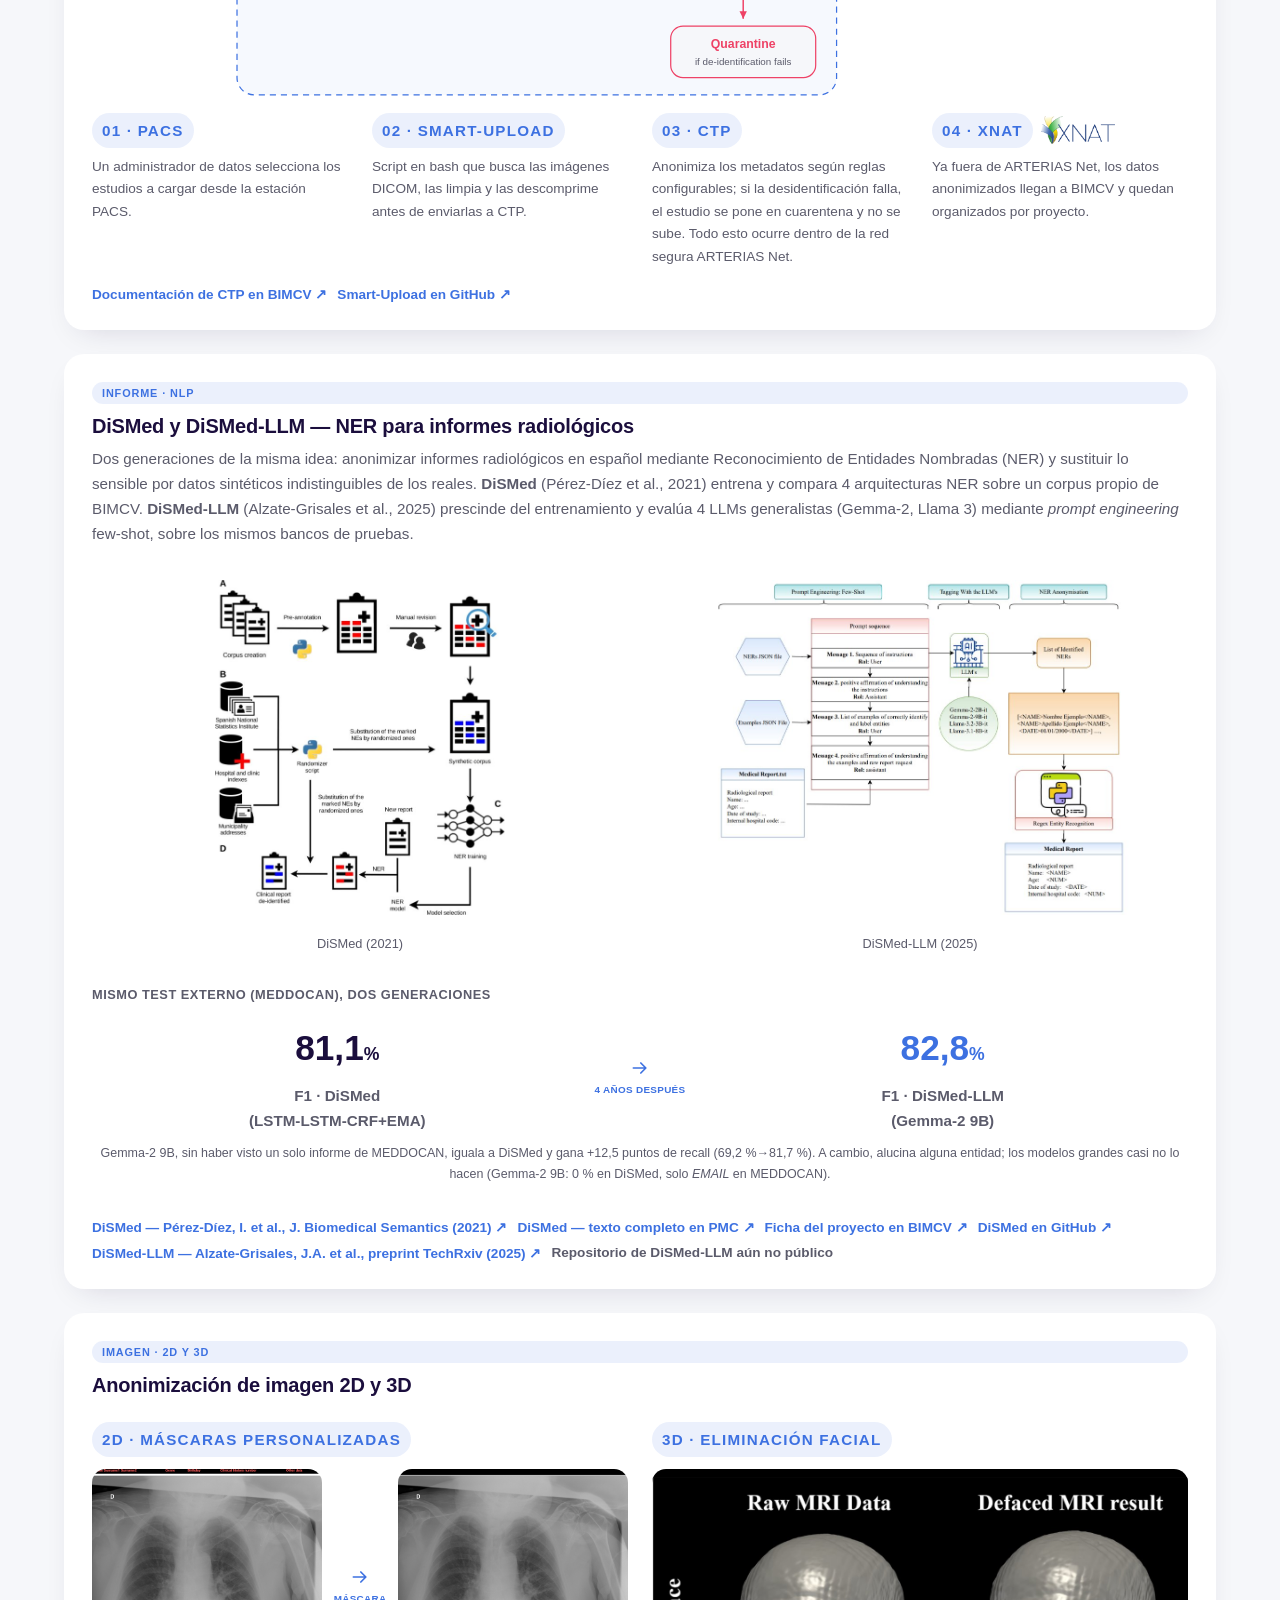
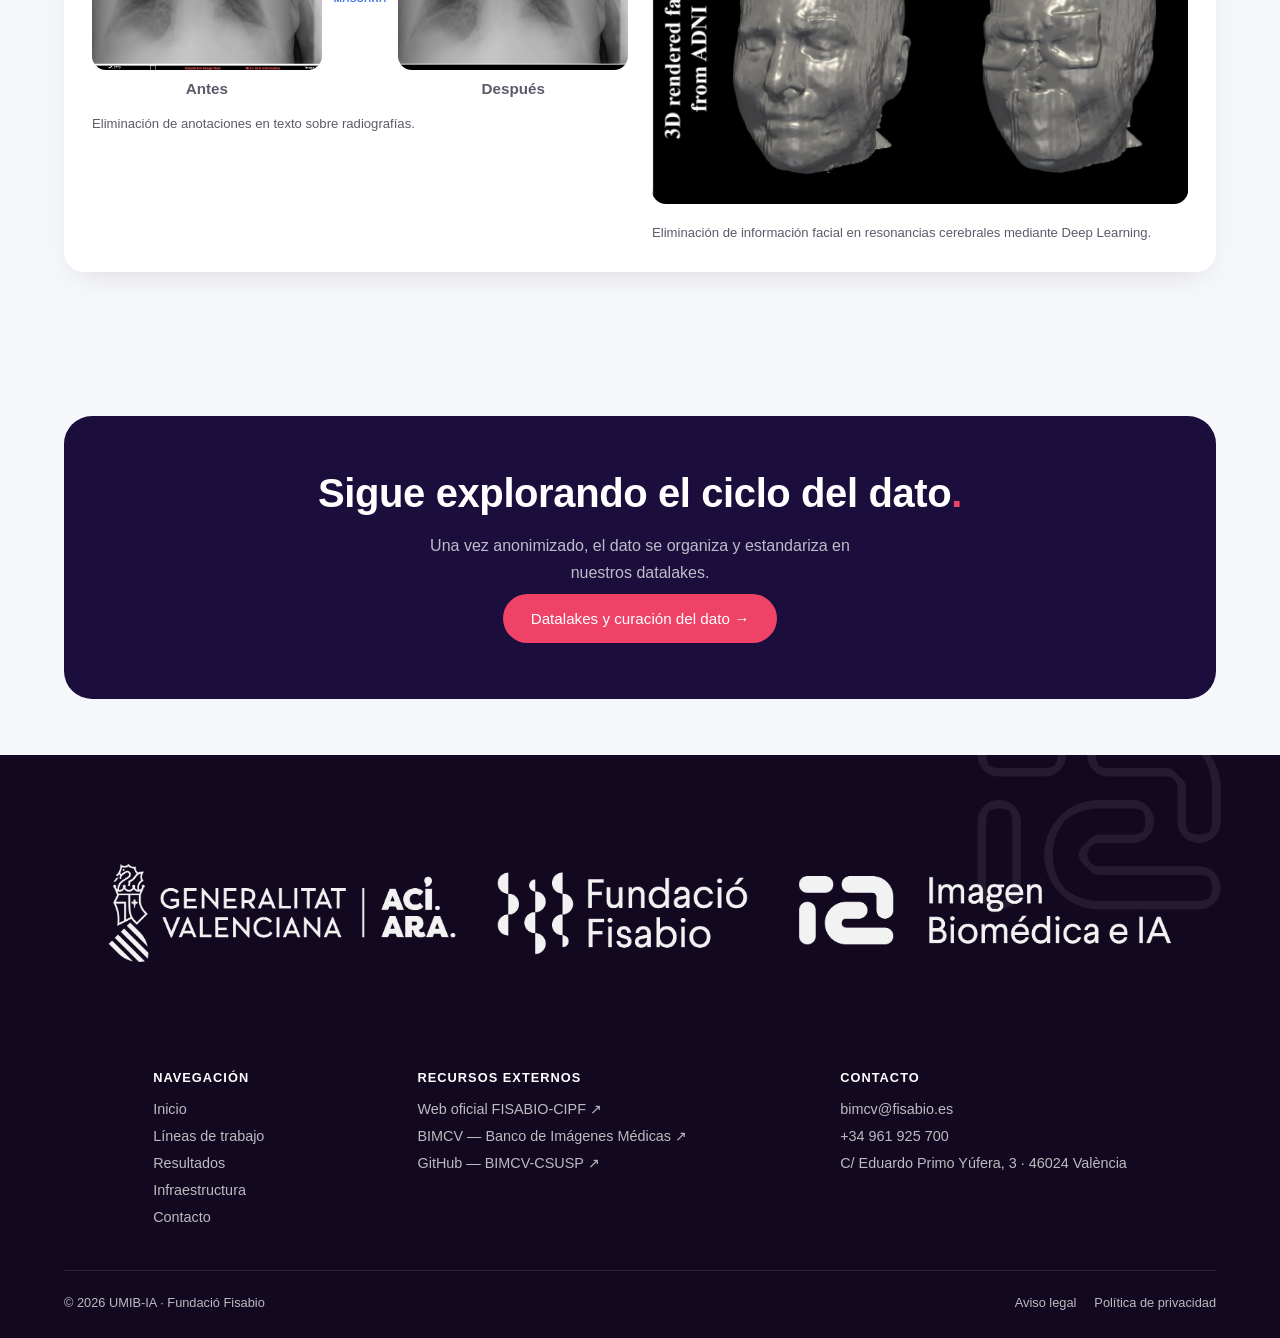
<file: lineas-de-trabajo/anonimizacion.html>
<!doctype html>
<html lang="es">
<head>
<meta charset="UTF-8">
<title>Anonimización y seudonimización · UMIB-IA</title>
<meta name="description" content="Anonimización y seudonimización de imagen médica, metadatos e informes clínicos conforme a DICOM y RGPD: CTP, DiSMed, DiSMed-LLM, Defacer y Smart-Upload.">
<meta name="viewport" content="width=device-width, initial-scale=1">
<link rel="icon" href="../assets/marca/favicon.ico" sizes="any">
<link rel="icon" type="image/png" href="../assets/marca/favicon.png">
<link rel="stylesheet" href="../css/styles.css">
</head>
<body>

<nav class="nav">
  <div class="wrap">
    <a href="../index.html" class="nav__logo"><img src="../assets/marca/UMIBIA - color.png" alt="UMIB-IA — Imagen Biomédica e IA"></a>
    <ul class="nav__links">
      <li class="nav__item"><a href="../index.html" class="nav__link">Inicio</a></li>
      <li class="nav__item">
        <a href="../lineas-de-trabajo.html" class="nav__link">Líneas de trabajo
          <svg class="chev" viewBox="0 0 10 6" fill="none"><path d="M1 1l4 4 4-4" stroke="currentColor" stroke-width="1.6" stroke-linecap="round"/></svg>
        </a>
        <div class="nav__submenu">
          <a href="anonimizacion.html" aria-current="page">Anonimización y seudonimización</a>
          <a href="datalakes.html">Datalakes y curación del dato</a>
          <a href="analisis-ia.html">Análisis de datos con IA</a>
          <a href="realidad-aumentada.html">Realidad aumentada</a>
          <a href="proyectos-europeos.html">Proyectos europeos</a>
        </div>
      </li>
      <li class="nav__item"><a href="../resultados.html" class="nav__link">Resultados</a></li>
      <li class="nav__item"><a href="../infraestructura.html" class="nav__link">Infraestructura</a></li>
      <li class="nav__item"><a href="../contacto.html" class="nav__link">Contacto</a></li>
    </ul>
    <div class="lang-switch" role="group" aria-label="Idioma"><button type="button" class="lang-switch__btn" data-lang="es" aria-pressed="true">ES</button><button type="button" class="lang-switch__btn" data-lang="va" aria-pressed="false">VA</button><button type="button" class="lang-switch__btn" data-lang="en" aria-pressed="false">EN</button></div>
    <button class="nav__burger" aria-label="Abrir menú" aria-expanded="false"><span></span><span></span><span></span></button>
  </div>
  <div class="nav__mobile">
    <a href="../index.html">Inicio</a>
    <button class="nav__accordion-toggle" aria-expanded="false">Líneas de trabajo
      <svg width="10" height="6" viewBox="0 0 10 6" fill="none"><path d="M1 1l4 4 4-4" stroke="currentColor" stroke-width="1.6" stroke-linecap="round"/></svg>
    </button>
    <div class="nav__accordion-panel">
      <a href="../lineas-de-trabajo.html">Ver todas las líneas →</a>
      <a href="anonimizacion.html">Anonimización y seudonimización</a>
      <a href="datalakes.html">Datalakes y curación del dato</a>
      <a href="analisis-ia.html">Análisis de datos con IA</a>
      <a href="realidad-aumentada.html">Realidad aumentada</a>
      <a href="proyectos-europeos.html">Proyectos europeos</a>
    </div>
    <a href="../resultados.html">Resultados</a>
    <a href="../infraestructura.html">Infraestructura</a>
    <a href="../contacto.html">Contacto</a>
  <div class="lang-switch" role="group" aria-label="Idioma"><button type="button" class="lang-switch__btn" data-lang="es" aria-pressed="true">ES</button><button type="button" class="lang-switch__btn" data-lang="va" aria-pressed="false">VA</button><button type="button" class="lang-switch__btn" data-lang="en" aria-pressed="false">EN</button></div>
  </div>
</nav>

<header class="cover page-cover">
  <div class="cover__blobs" aria-hidden="true"><img src="../assets/marca/icon-outline-white.png" alt="" class="cover__mark"><div class="blob blob--1"></div><div class="blob blob--2"></div></div>
  <div class="wrap">
    <p class="page-cover__breadcrumb reveal"><a href="../index.html">Inicio</a> / <a href="../lineas-de-trabajo.html">Líneas de trabajo</a> / Anonimización</p>
    <h1 class="reveal dot-accent">Anonimización y seudonimización</h1>
    <p class="page-cover__intro reveal">Todas las imágenes médicas que procesamos cumplen el estándar DICOM. Aplicamos una regulación común para anonimizar/seudonimizar la imagen, los metadatos y los informes clínicos, utilizando la red ARTERIAS en BIMCV.</p>
  </div>
</header>

<section class="section">
  <div class="wrap">
    <p class="eyebrow reveal">PROYECTOS Y HERRAMIENTAS</p>
    <h2 class="reveal dot-accent" style="margin-bottom:36px;">Cómo protegemos el dato</h2>

    <div class="grid grid-2 stagger">
      <div class="card project-card reveal" style="grid-column:1/-1;">
        <span class="tag">METADATOS</span>
        <div class="split" style="align-items:center;">
          <div class="media-frame">
            <img src="../assets/linea-1-anonimizacion/image30.png" alt="Radiografía de tórax con metadatos DICOM visibles (nombre, sexo, fecha de nacimiento, número de historia clínica) pendientes de anonimizar">
          </div>
          <div>
            <h3>Clinical Trial Processor (CTP)</h3>
            <p>Software libre de RSNA que cumple los requisitos del estándar DICOM para anonimizar metadatos. Admite instalación con un solo clic y múltiples etapas de procesamiento configurables: importación HTTP/DICOM, reglas de anonimización y exportación HTTP(s)/DICOM/FTP(s).</p>
            <div class="flow" style="margin-top:18px;padding:16px 18px;">
              <div class="flow__step" style="font-size:0.78rem;padding:9px 13px;">DICOM con metadatos</div>
              <span class="flow__arrow">→</span>
              <div class="flow__step" style="font-size:0.78rem;padding:9px 13px;">CTP</div>
              <span class="flow__arrow">→</span>
              <div class="flow__step" style="font-size:0.78rem;padding:9px 13px;">DICOM anonimizado</div>
            </div>
            <div class="project-card__links" style="margin-top:14px;">
              <a class="link-ext" href="https://bimcv.cipf.es/resources/ctp/" target="_blank" rel="noopener">Documentación de CTP en BIMCV ↗</a>
            </div>
          </div>
        </div>
      </div>

      <div class="card project-card reveal" style="grid-column:1/-1;">
        <span class="tag">DICOM · CARGA</span>
        <h3>Smart-Upload</h3>
        <p>Herramienta que orquesta la carga de archivos DICOM en XNAT: busca las imágenes en el directorio de origen, las limpia y descomprime, las envía a CTP para su anonimización y, una vez seguras, las sube a BIMCV a través de la red ARTERIAS Net. Soporta carga individual, por lotes, por departamento o de varios proyectos a la vez.</p>

        <!-- Los rótulos de los diagramas van siempre en inglés, con independencia
             del idioma de la página: es la convención en figuras científicas. -->
        <div class="arch-flow chart-card" style="padding:24px 8px 8px;" data-chart="arch-flow"
             data-nodes='[{"label":"PACS","sub":"Study selection","icon":"pacs"},{"label":"Smart-Upload","sub":"Cleaning and decompression","icon":"upload"},{"label":"CTP","sub":"DICOM anonymisation","icon":"shield"},{"label":"XNAT","sub":"BIMCV · per project","icon":"database"}]'
             data-branch='{"from":2,"label":"Quarantine","sub":"if de-identification fails"}'
             data-group='{"from":0,"to":2,"label":"ARTERIAS Net","includeBranch":true}'></div>

        <div class="grid grid-4" style="margin-top:8px;">
          <div>
            <p class="tag" style="margin-bottom:8px;">01 · PACS</p>
            <p style="font-size:0.85rem;color:var(--text-secondary);">Un administrador de datos selecciona los estudios a cargar desde la estación PACS.</p>
          </div>
          <div>
            <p class="tag" style="margin-bottom:8px;">02 · SMART-UPLOAD</p>
            <p style="font-size:0.85rem;color:var(--text-secondary);">Script en bash que busca las imágenes DICOM, las limpia y las descomprime antes de enviarlas a CTP.</p>
          </div>
          <div>
            <p class="tag" style="margin-bottom:8px;">03 · CTP</p>
            <p style="font-size:0.85rem;color:var(--text-secondary);">Anonimiza los metadatos según reglas configurables; si la desidentificación falla, el estudio se pone en cuarentena y no se sube. Todo esto ocurre dentro de la red segura ARTERIAS Net.</p>
          </div>
          <div>
            <div style="display:flex;align-items:center;gap:8px;margin-bottom:8px;">
              <p class="tag" style="margin:0;">04 · XNAT</p>
              <img src="../assets/linea-1-anonimizacion/xnat-logo.png" alt="XNAT" style="height:28px;width:auto;">
            </div>
            <p style="font-size:0.85rem;color:var(--text-secondary);">Ya fuera de ARTERIAS Net, los datos anonimizados llegan a BIMCV y quedan organizados por proyecto.</p>
          </div>
        </div>

        <div class="project-card__links" style="margin-top:18px;">
          <a class="link-ext" href="https://bimcv.cipf.es/resources/ctp/" target="_blank" rel="noopener">Documentación de CTP en BIMCV ↗</a>
          <a class="link-ext" href="https://github.com/BIMCV-CSUSP/Smart-Upload" target="_blank" rel="noopener">Smart-Upload en GitHub ↗</a>
        </div>
      </div>

      <div class="card project-card reveal" style="grid-column:1/-1;">
        <span class="tag">INFORME · NLP</span>
        <h3>DiSMed y DiSMed-LLM — NER para informes radiológicos</h3>
        <p>Dos generaciones de la misma idea: anonimizar informes radiológicos en español mediante Reconocimiento de Entidades Nombradas (NER) y sustituir lo sensible por datos sintéticos indistinguibles de los reales. <strong>DiSMed</strong> (Pérez-Díez et al., 2021) entrena y compara 4 arquitecturas NER sobre un corpus propio de BIMCV. <strong>DiSMed-LLM</strong> (Alzate-Grisales et al., 2025) prescinde del entrenamiento y evalúa 4 LLMs generalistas (Gemma-2, Llama 3) mediante <em>prompt engineering</em> few-shot, sobre los mismos bancos de pruebas.</p>

        <div class="grid grid-2" style="margin-top:18px;">
          <div>
            <div class="media-frame contain">
              <img src="../assets/linea-1-anonimizacion/image26.jpeg" alt="Pipeline de DiSMed en 4 pasos: creación del corpus, sustitución de entidades por valores aleatorizados, generación de corpus sintético, entrenamiento y selección del modelo NER">
            </div>
            <p style="font-size:0.8rem;text-align:center;color:var(--text-secondary);margin-top:8px;">DiSMed (2021)</p>
          </div>
          <div>
            <div class="media-frame contain">
              <img src="../assets/linea-1-anonimizacion/image28.jpeg" alt="Pipeline de DiSMed-LLM: Prompt Engineering few-shot, tagging con LLMs (Gemma, Llama) y anonimización NER">
            </div>
            <p style="font-size:0.8rem;text-align:center;color:var(--text-secondary);margin-top:8px;">DiSMed-LLM (2025)</p>
          </div>
        </div>

        <p style="font-size:0.8rem;font-weight:700;text-transform:uppercase;letter-spacing:.04em;color:var(--text-secondary);margin-top:30px;margin-bottom:4px;">Mismo test externo (MEDDOCAN), dos generaciones</p>
        <div class="mask-photo-compare" style="margin-top:10px;">
          <div style="text-align:center;">
            <p style="font-family:var(--font-display);font-weight:800;font-size:2.2rem;color:var(--text-dark);margin:0;">81,1<span style="font-size:1.1rem;">%</span></p>
            <p class="mask-photo-compare__caption">F1 · DiSMed<br>(LSTM-LSTM-CRF+EMA)</p>
          </div>
          <div class="mask-photo-compare__arrow" aria-hidden="true">
            <svg viewBox="0 0 24 24" width="20" height="20" fill="none"><path d="M4 12h14M13 6l6 6-6 6" stroke="currentColor" stroke-width="2" stroke-linecap="round" stroke-linejoin="round"/></svg>
            <span>4 años después</span>
          </div>
          <div style="text-align:center;">
            <p style="font-family:var(--font-display);font-weight:800;font-size:2.2rem;color:var(--blue-brand);margin:0;">82,8<span style="font-size:1.1rem;">%</span></p>
            <p class="mask-photo-compare__caption">F1 · DiSMed-LLM<br>(Gemma-2 9B)</p>
          </div>
        </div>
        <p style="font-size:0.78rem;color:var(--text-secondary);text-align:center;margin-top:10px;">Gemma-2 9B, sin haber visto un solo informe de MEDDOCAN, iguala a DiSMed y gana +12,5 puntos de recall (69,2 %→81,7 %). A cambio, alucina alguna entidad; los modelos grandes casi no lo hacen (Gemma-2 9B: 0 % en DiSMed, solo <em>EMAIL</em> en MEDDOCAN).</p>

        <div class="project-card__links" style="margin-top:18px;">
          <a class="link-ext" href="https://doi.org/10.1186/s13326-021-00236-2" target="_blank" rel="noopener">DiSMed — Pérez-Díez, I. et al., J. Biomedical Semantics (2021) ↗</a>
          <a class="link-ext" href="https://pmc.ncbi.nlm.nih.gov/articles/PMC8006627/" target="_blank" rel="noopener">DiSMed — texto completo en PMC ↗</a>
          <a class="link-ext" href="https://bimcv.cipf.es/bimcv-projects/dismed/" target="_blank" rel="noopener">Ficha del proyecto en BIMCV ↗</a>
          <a class="link-ext" href="https://github.com/BIMCV-CSUSP/DiSMed" target="_blank" rel="noopener">DiSMed en GitHub ↗</a>
          <a class="link-ext" href="https://www.techrxiv.org/doi/full/10.36227/techrxiv.173750175.54269764/v1" target="_blank" rel="noopener">DiSMed-LLM — Alzate-Grisales, J.A. et al., preprint TechRxiv (2025) ↗</a>
          <span class="link-ext" style="color:var(--text-secondary);">Repositorio de DiSMed-LLM aún no público</span>
        </div>
      </div>

      <div class="card project-card reveal" style="grid-column:1/-1;">
        <span class="tag">IMAGEN · 2D Y 3D</span>
        <h3>Anonimización de imagen 2D y 3D</h3>
        <!-- <p><strong>2D — Máscaras personalizadas:</strong> eliminación de anotaciones en texto sobre radiografías. <strong>3D — Eliminación facial:</strong> eliminación de información facial en resonancias cerebrales mediante Deep Learning.</p> -->
        <div class="grid grid-2" style="margin-top:18px;">
          <div>
            <p class="tag" style="margin-bottom:12px;">2D · MÁSCARAS PERSONALIZADAS</p>
            <div class="mask-photo-compare">
              <div>
                <div class="media-frame" style="aspect-ratio:8/7;">
                  <img src="../assets/linea-1-anonimizacion/image30.png" alt="Radiografía de tórax con metadatos DICOM visibles: nombre, sexo, fecha de nacimiento y número de historia clínica">
                </div>
                <p class="mask-photo-compare__caption">Antes</p>
              </div>
              <div class="mask-photo-compare__arrow" aria-hidden="true">
                <svg viewBox="0 0 24 24" width="20" height="20" fill="none"><path d="M4 12h14M13 6l6 6-6 6" stroke="currentColor" stroke-width="2" stroke-linecap="round" stroke-linejoin="round"/></svg>
                <span>Máscara</span>
              </div>
              <div>
                <div class="media-frame" style="aspect-ratio:8/7;">
                  <img src="../assets/linea-1-anonimizacion/image32.png" alt="La misma radiografía tras aplicar la máscara personalizada: metadatos ya eliminados">
                </div>
                <p class="mask-photo-compare__caption">Después</p>
              </div>
            </div>
            <p style="font-size:0.82rem;color:var(--text-secondary);margin-top:12px;">Eliminación de anotaciones en texto sobre radiografías.</p>
          </div>
          <div>
            <p class="tag" style="margin-bottom:12px;">3D · ELIMINACIÓN FACIAL</p>
            <div class="media-frame contain" style="background:#000;">
              <img src="../assets/linea-1-anonimizacion/image33.jpeg" alt="Comparación 3D: Raw MRI Data frente a Defaced MRI result, con eliminación de los rasgos faciales tras el defacing">
            </div>
            <p style="font-size:0.82rem;color:var(--text-secondary);margin-top:12px;">Eliminación de información facial en resonancias cerebrales mediante Deep Learning.</p>
          </div>
        </div>
      </div>
    </div>
  </div>
</section>

<section class="section section--tight">
  <div class="wrap">
    <div class="cta-band reveal">
      <h2 class="dot-accent">Sigue explorando el ciclo del dato</h2>
      <p style="color:var(--text-on-dark-secondary);max-width:52ch;margin:0 auto 8px;">Una vez anonimizado, el dato se organiza y estandariza en nuestros datalakes.</p>
      <div class="cta-band__actions">
        <a href="datalakes.html" class="btn btn-primary">Datalakes y curación del dato →</a>
      </div>
    </div>
  </div>
</section>

<footer class="footer"><img src="../assets/marca/icon-outline-white.png" alt="" class="footer__mark">
  <div class="wrap">
    <div class="footer__logos"><img src="../assets/marca/Convivencia 1 - UMIBIA - blanco - sin Barra.png" alt="Generalitat Valenciana · ACI·ARA · Fundació Fisabio · Imagen Biomédica e IA"></div>
    <div class="footer__grid">
      <div><h4>Navegación</h4><ul>
        <li><a href="../index.html">Inicio</a></li><li><a href="../lineas-de-trabajo.html">Líneas de trabajo</a></li>
        <li><a href="../resultados.html">Resultados</a></li><li><a href="../infraestructura.html">Infraestructura</a></li>
        <li><a href="../contacto.html">Contacto</a></li></ul></div>
      <div><h4>Recursos externos</h4><ul>
        <li><a href="https://fisabio.san.gva.es/es/apoyo-a-la-investigacion/plataformas-y-servicios-cientifico-tecnicos/servicios-cientifico-tecnologicos/fisabio-cipf/" target="_blank" rel="noopener">Web oficial FISABIO-CIPF ↗</a></li>
        <li><a href="https://bimcv.cipf.es/" target="_blank" rel="noopener">BIMCV — Banco de Imágenes Médicas ↗</a></li>
        <li><a href="https://github.com/BIMCV-CSUSP" target="_blank" rel="noopener">GitHub — BIMCV-CSUSP ↗</a></li></ul></div>
      <div><h4>Contacto</h4><ul>
        <li><a href="mailto:bimcv@fisabio.es">bimcv@fisabio.es</a></li><li>+34 961 925 700</li>
        <li>C/ Eduardo Primo Yúfera, 3 · 46024 València</li></ul></div>
    </div>
    <div class="footer__bottom">
      <span>© <span data-year>2026</span> UMIB-IA · Fundació Fisabio</span>
      <span><a href="https://fisabio.san.gva.es/es/aviso-legal/" target="_blank" rel="noopener">Aviso legal</a><a href="https://fisabio.san.gva.es/es/fisabio/fisabio-abierta-portal-de-transparencia/proteccion-de-datos-y-privacidad/ejercicio-de-derechos/" target="_blank" rel="noopener">Política de privacidad</a></span>
    </div>
  </div>
</footer>

<script src="../js/i18n-data.js"></script>
<script src="../js/main.js"></script>
<script src="../js/charts.js"></script>
<script src="../js/i18n.js"></script>
</body>
</html>
</file>
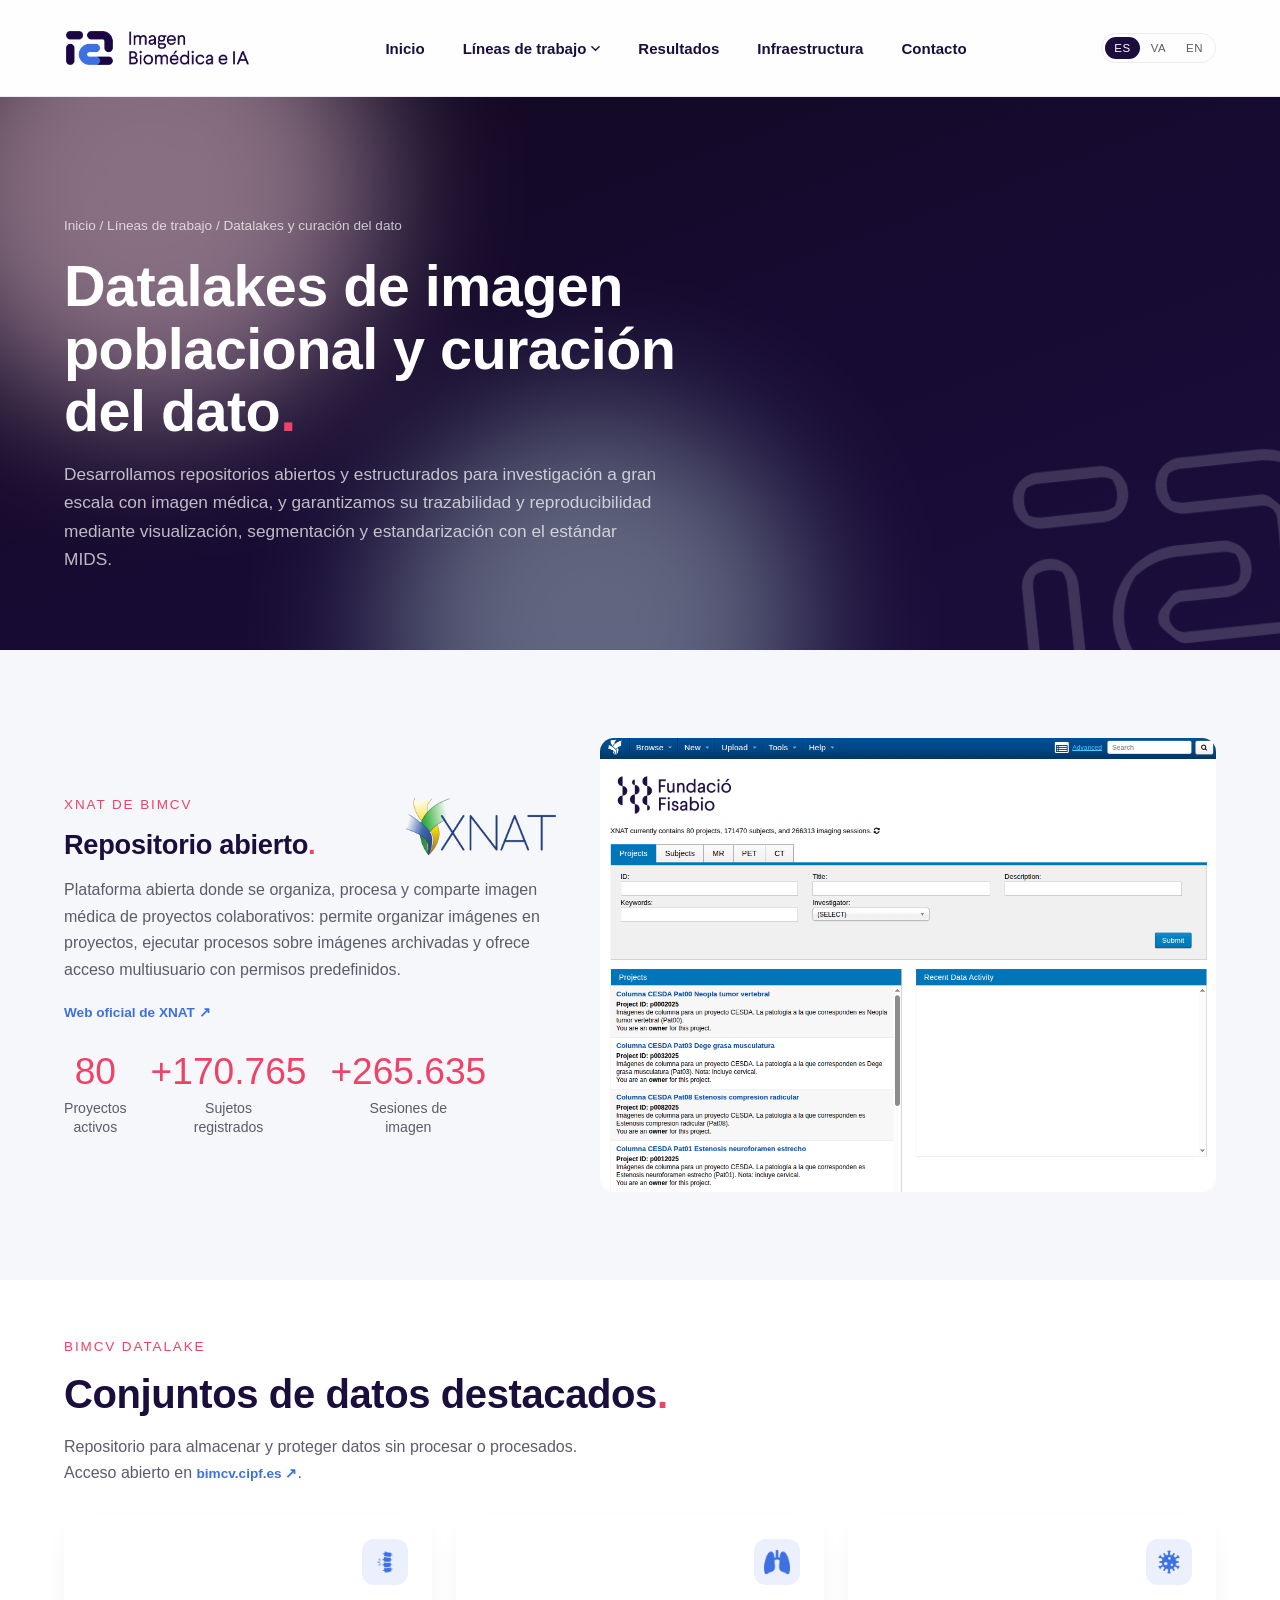
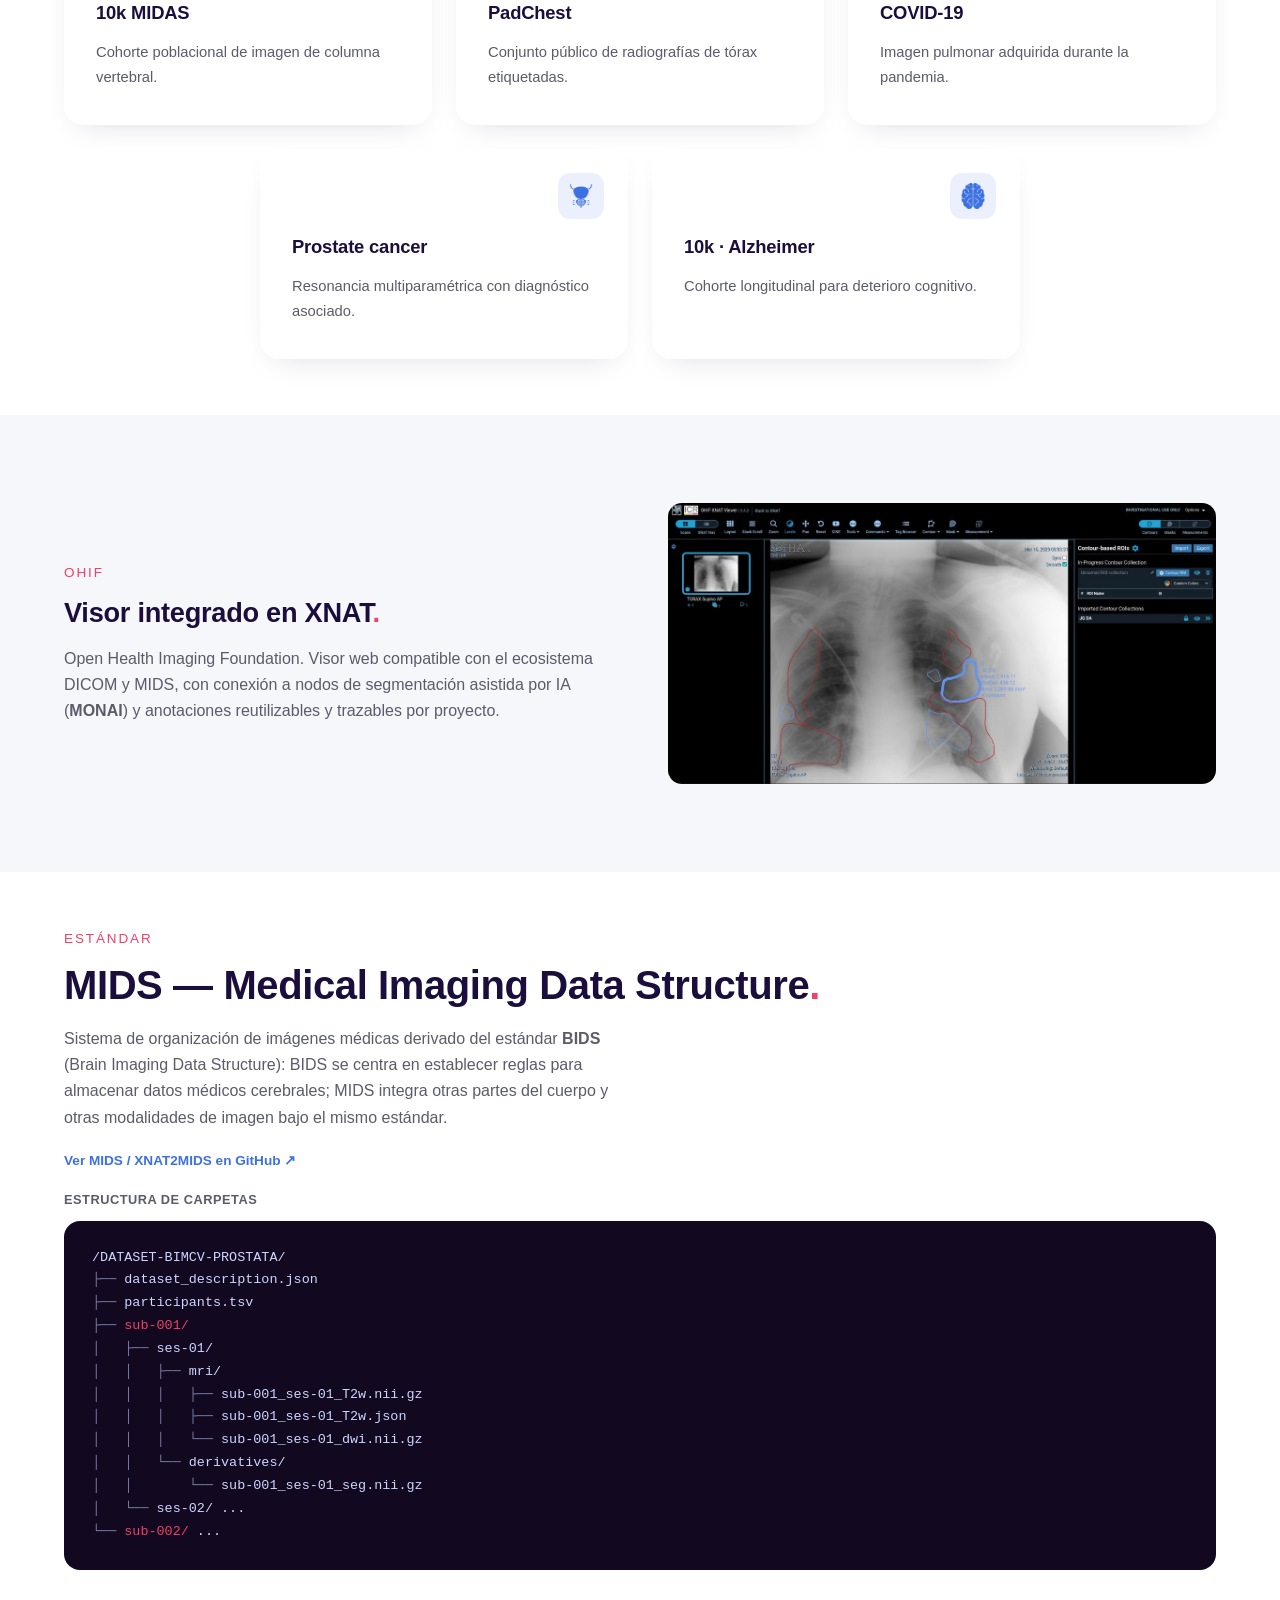
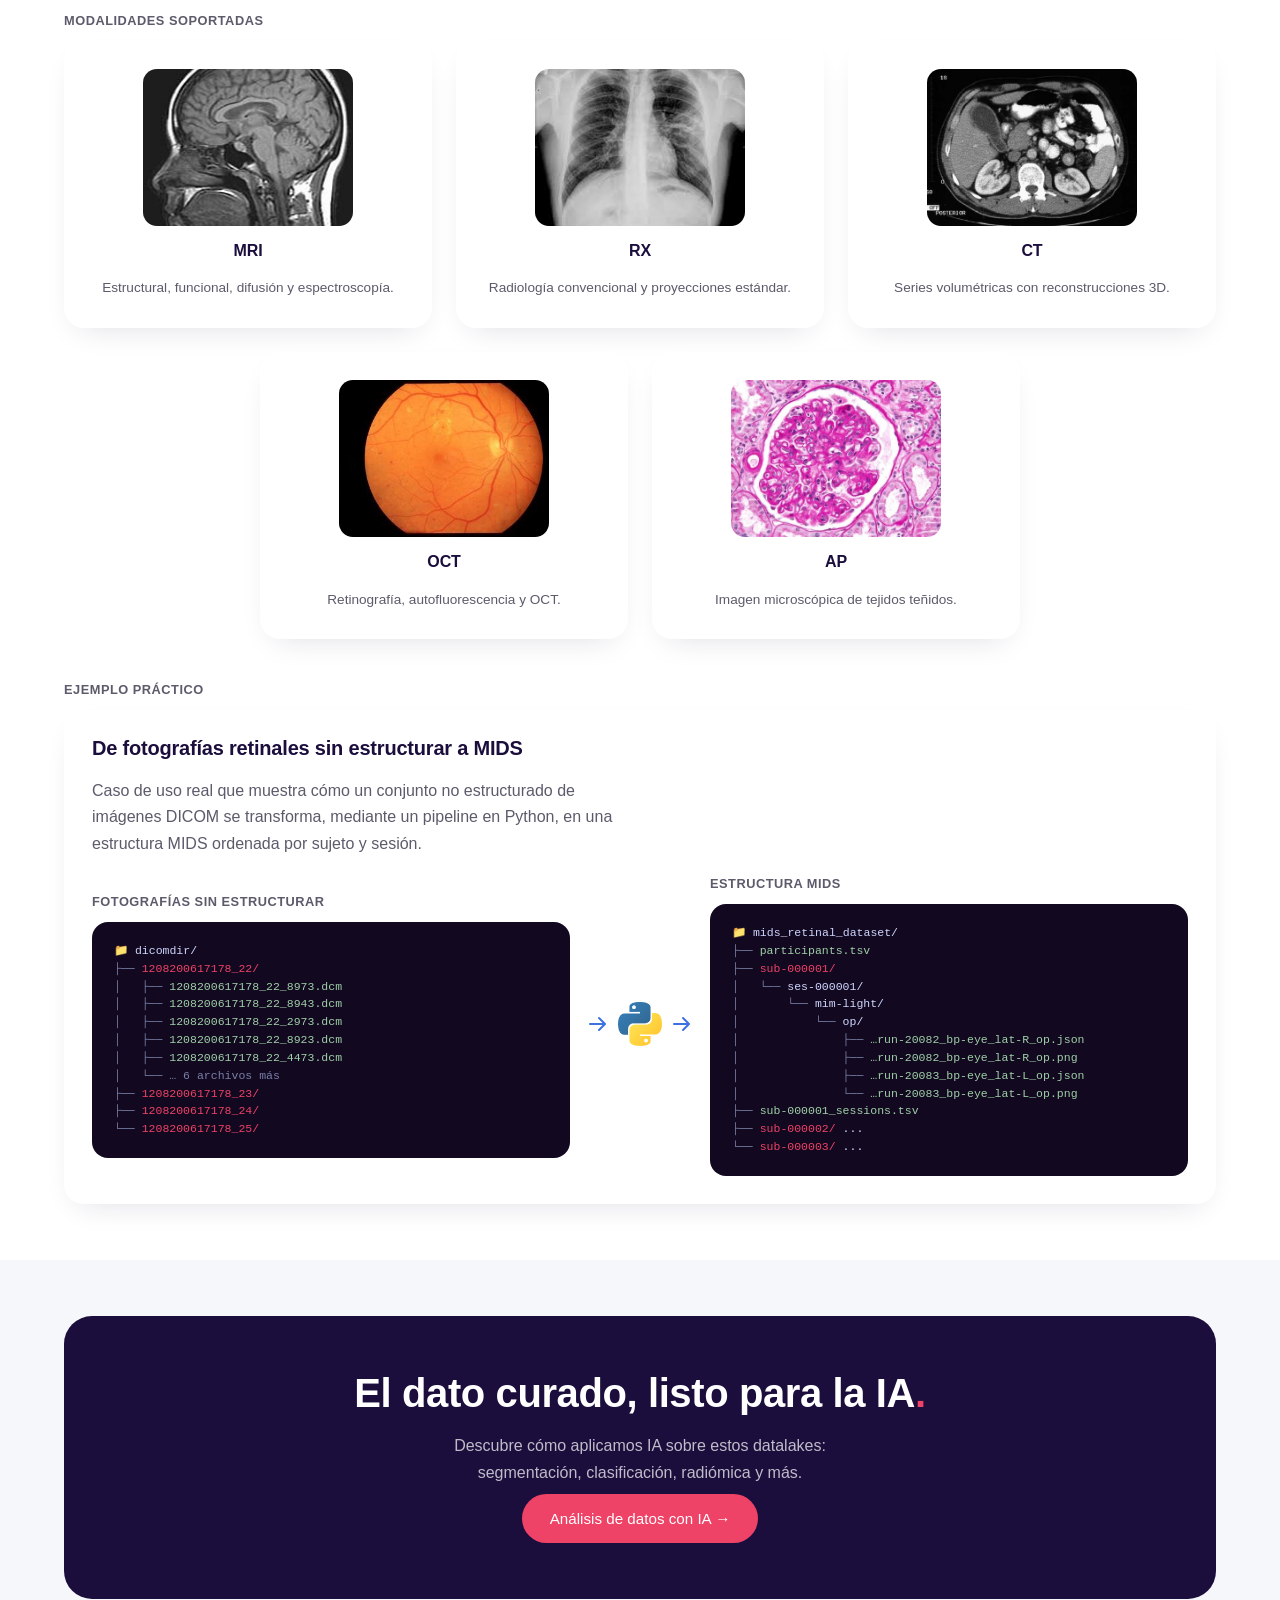
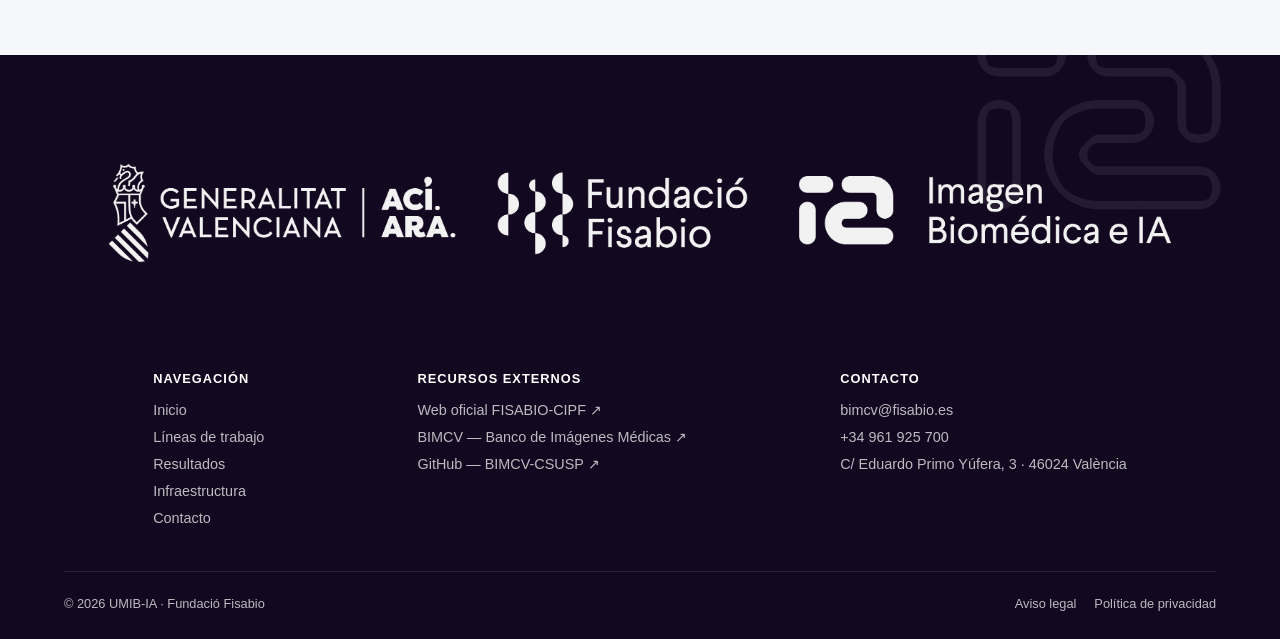
<file: lineas-de-trabajo/datalakes.html>
<!doctype html>
<html lang="es">
<head>
<meta charset="UTF-8">
<title>Datalakes y curación del dato · UMIB-IA</title>
<meta name="description" content="XNAT/BIMCV, el estándar MIDS-BIDS, el visor OHIF y los datasets abiertos de imagen médica poblacional de UMIB-IA.">
<meta name="viewport" content="width=device-width, initial-scale=1">
<link rel="icon" href="../assets/marca/favicon.ico" sizes="any">
<link rel="icon" type="image/png" href="../assets/marca/favicon.png">
<link rel="stylesheet" href="../css/styles.css">
</head>
<body>

<nav class="nav">
  <div class="wrap">
    <a href="../index.html" class="nav__logo"><img src="../assets/marca/UMIBIA - color.png" alt="UMIB-IA — Imagen Biomédica e IA"></a>
    <ul class="nav__links">
      <li class="nav__item"><a href="../index.html" class="nav__link">Inicio</a></li>
      <li class="nav__item">
        <a href="../lineas-de-trabajo.html" class="nav__link">Líneas de trabajo
          <svg class="chev" viewBox="0 0 10 6" fill="none"><path d="M1 1l4 4 4-4" stroke="currentColor" stroke-width="1.6" stroke-linecap="round"/></svg>
        </a>
        <div class="nav__submenu">
          <a href="anonimizacion.html">Anonimización y seudonimización</a>
          <a href="datalakes.html" aria-current="page">Datalakes y curación del dato</a>
          <a href="analisis-ia.html">Análisis de datos con IA</a>
          <a href="realidad-aumentada.html">Realidad aumentada</a>
          <a href="proyectos-europeos.html">Proyectos europeos</a>
        </div>
      </li>
      <li class="nav__item"><a href="../resultados.html" class="nav__link">Resultados</a></li>
      <li class="nav__item"><a href="../infraestructura.html" class="nav__link">Infraestructura</a></li>
      <li class="nav__item"><a href="../contacto.html" class="nav__link">Contacto</a></li>
    </ul>
    <div class="lang-switch" role="group" aria-label="Idioma"><button type="button" class="lang-switch__btn" data-lang="es" aria-pressed="true">ES</button><button type="button" class="lang-switch__btn" data-lang="va" aria-pressed="false">VA</button><button type="button" class="lang-switch__btn" data-lang="en" aria-pressed="false">EN</button></div>
    <button class="nav__burger" aria-label="Abrir menú" aria-expanded="false"><span></span><span></span><span></span></button>
  </div>
  <div class="nav__mobile">
    <a href="../index.html">Inicio</a>
    <button class="nav__accordion-toggle" aria-expanded="false">Líneas de trabajo
      <svg width="10" height="6" viewBox="0 0 10 6" fill="none"><path d="M1 1l4 4 4-4" stroke="currentColor" stroke-width="1.6" stroke-linecap="round"/></svg>
    </button>
    <div class="nav__accordion-panel">
      <a href="../lineas-de-trabajo.html">Ver todas las líneas →</a>
      <a href="anonimizacion.html">Anonimización y seudonimización</a>
      <a href="datalakes.html">Datalakes y curación del dato</a>
      <a href="analisis-ia.html">Análisis de datos con IA</a>
      <a href="realidad-aumentada.html">Realidad aumentada</a>
      <a href="proyectos-europeos.html">Proyectos europeos</a>
    </div>
    <a href="../resultados.html">Resultados</a>
    <a href="../infraestructura.html">Infraestructura</a>
    <a href="../contacto.html">Contacto</a>
  <div class="lang-switch" role="group" aria-label="Idioma"><button type="button" class="lang-switch__btn" data-lang="es" aria-pressed="true">ES</button><button type="button" class="lang-switch__btn" data-lang="va" aria-pressed="false">VA</button><button type="button" class="lang-switch__btn" data-lang="en" aria-pressed="false">EN</button></div>
  </div>
</nav>

<header class="cover page-cover">
  <div class="cover__blobs" aria-hidden="true"><img src="../assets/marca/icon-outline-white.png" alt="" class="cover__mark"><div class="blob blob--1"></div><div class="blob blob--3"></div></div>
  <div class="wrap">
    <p class="page-cover__breadcrumb reveal"><a href="../index.html">Inicio</a> / <a href="../lineas-de-trabajo.html">Líneas de trabajo</a> / Datalakes y curación del dato</p>
    <h1 class="reveal dot-accent">Datalakes de imagen poblacional y curación del dato</h1>
    <p class="page-cover__intro reveal">Desarrollamos repositorios abiertos y estructurados para investigación a gran escala con imagen médica, y garantizamos su trazabilidad y reproducibilidad mediante visualización, segmentación y estandarización con el estándar MIDS.</p>
  </div>
</header>

<!-- Bloque A: XNAT -->
<section class="section">
  <div class="wrap split" style="grid-template-columns:1fr 1.25fr;gap:44px;">
    <div class="reveal">
      <div class="head-with-logo" style="margin-bottom:18px;">
        <div>
          <p class="eyebrow">XNAT DE BIMCV</p>
          <h2 class="dot-accent" style="font-size:1.7rem;margin-bottom:0;">Repositorio abierto</h2>
        </div>
        <a href="https://www.xnat.org/" target="_blank" rel="noopener" style="flex-shrink:0;">
          <img src="../assets/linea-1-anonimizacion/xnat-logo.png" alt="XNAT" style="max-width:150px;width:100%;height:auto;">
        </a>
      </div>
      <p>Plataforma abierta donde se organiza, procesa y comparte imagen médica de proyectos colaborativos: permite organizar imágenes en proyectos, ejecutar procesos sobre imágenes archivadas y ofrece acceso multiusuario con permisos predefinidos.</p>
      <p style="margin-top:14px;"><a class="link-ext" href="https://www.xnat.org/" target="_blank" rel="noopener">Web oficial de XNAT ↗</a></p>
      <div class="stats stats--compact" style="display:flex;flex-wrap:nowrap;gap:24px;margin-top:28px;">
        <div class="stat"><span class="stat__value" data-count-to="80">0</span><span class="stat__label">Proyectos<br>activos</span></div>
        <div class="stat"><span class="stat__value" data-count-to="171000" data-count-prefix="+">0</span><span class="stat__label">Sujetos<br>registrados</span></div>
        <div class="stat"><span class="stat__value" data-count-to="266000" data-count-prefix="+">0</span><span class="stat__label">Sesiones de<br>imagen</span></div>
      </div>
    </div>
    <div class="reveal media-frame contain" style="aspect-ratio:1157/854;margin-bottom:0px;">
      <img src="../assets/linea-2-datalakes/xnat.png" alt="Interfaz web de XNAT/BIMCV mostrando el buscador de proyectos, el listado de proyectos de columna CESDA y el panel de actividad reciente de datos">
    </div>
  </div>
</section>

<!-- Bloque B: Datasets -->
<section class="section section--tight" style="background:var(--card);">
  <div class="wrap">
    <p class="eyebrow reveal">BIMCV DATALAKE</p>
    <h2 class="reveal dot-accent">Conjuntos de datos destacados</h2>
    <p class="reveal max-w-prose">Repositorio para almacenar y proteger datos sin procesar o procesados. Acceso abierto en <a class="link-ext" href="https://bimcv.cipf.es/" target="_blank" rel="noopener">bimcv.cipf.es ↗</a>.</p>
    <div class="grid datasets-grid stagger" style="margin-top:28px;">
      <a href="https://bimcv.cipf.es/bimcv-projects/midas-2/" target="_blank" rel="noopener" class="card dataset-card reveal">
        <div class="dataset-card__icon" aria-hidden="true">
          <span class="icon-mask" style="-webkit-mask-image:url('../assets/linea-2-datalakes/spine_icon.png');mask-image:url('../assets/linea-2-datalakes/spine_icon.png');"></span>
        </div>
        <h3 style="font-size:1.15rem;">10k MIDAS</h3><p style="font-size:0.92rem;">Cohorte poblacional de imagen de columna vertebral.</p>
      </a>
      <a href="https://bimcv.cipf.es/bimcv-projects/padchest/" target="_blank" rel="noopener" class="card dataset-card reveal">
        <div class="dataset-card__icon" aria-hidden="true">
          <span class="icon-mask" style="-webkit-mask-image:url('../assets/linea-2-datalakes/lungs_icon.png');mask-image:url('../assets/linea-2-datalakes/lungs_icon.png');"></span>
        </div>
        <h3 style="font-size:1.15rem;">PadChest</h3><p style="font-size:0.92rem;">Conjunto público de radiografías de tórax etiquetadas.</p>
      </a>
      <a href="https://bimcv.cipf.es/bimcv-projects/bimcv-covid19/" target="_blank" rel="noopener" class="card dataset-card reveal">
        <div class="dataset-card__icon" aria-hidden="true">
          <span class="icon-mask" style="-webkit-mask-image:url('../assets/linea-2-datalakes/coronavirus_icon.png');mask-image:url('../assets/linea-2-datalakes/coronavirus_icon.png');"></span>
        </div>
        <h3 style="font-size:1.15rem;">COVID-19</h3><p style="font-size:0.92rem;">Imagen pulmonar adquirida durante la pandemia.</p>
      </a>
      <a href="https://bimcv.cipf.es/bimcv-projects/prostate/" target="_blank" rel="noopener" class="card dataset-card reveal">
        <div class="dataset-card__icon" aria-hidden="true">
          <span class="icon-mask" style="-webkit-mask-image:url('../assets/linea-2-datalakes/prostate_icon.png');mask-image:url('../assets/linea-2-datalakes/prostate_icon.png');"></span>
        </div>
        <h3 style="font-size:1.15rem;">Prostate cancer</h3><p style="font-size:0.92rem;">Resonancia multiparamétrica con diagnóstico asociado.</p>
      </a>
      <a href="https://bimcv.cipf.es/bimcv-projects/10k-bdbi-4-cv/" target="_blank" rel="noopener" class="card dataset-card reveal">
        <div class="dataset-card__icon" aria-hidden="true">
          <span class="icon-mask" style="-webkit-mask-image:url('../assets/linea-2-datalakes/brain_icon.png');mask-image:url('../assets/linea-2-datalakes/brain_icon.png');"></span>
        </div>
        <h3 style="font-size:1.15rem;">10k · Alzheimer</h3><p style="font-size:0.92rem;">Cohorte longitudinal para deterioro cognitivo.</p>
      </a>
    </div>
  </div>
</section>

<!-- Bloque C: OHIF -->
<section class="section">
  <div class="wrap split">
    <div class="reveal" style="order:2;">
      <img src="../assets/linea-2-datalakes/image36.jpeg" alt="Visor OHIF-XNAT mostrando una radiografía de tórax con contornos (ROIs) de segmentación asistida" style="width:100%;height:auto;border-radius:14px;">
    </div>
    <div class="reveal" style="order:1;">
      <p class="eyebrow">OHIF</p>
      <h2 class="dot-accent" style="font-size:1.7rem;">Visor integrado en XNAT</h2>
      <p>Open Health Imaging Foundation. Visor web compatible con el ecosistema DICOM y MIDS, con conexión a nodos de segmentación asistida por IA (<strong>MONAI</strong>) y anotaciones reutilizables y trazables por proyecto.</p>
    </div>
  </div>
</section>

<!-- Bloque D: MIDS -->
<section class="section section--tight" style="background:var(--card);">
  <div class="wrap">
    <p class="eyebrow reveal">ESTÁNDAR</p>
    <h2 class="reveal dot-accent">MIDS — Medical Imaging Data Structure</h2>
    <p class="reveal max-w-prose">Sistema de organización de imágenes médicas derivado del estándar <strong>BIDS</strong> (Brain Imaging Data Structure): BIDS se centra en establecer reglas para almacenar datos médicos cerebrales; MIDS integra otras partes del cuerpo y otras modalidades de imagen bajo el mismo estándar.</p>
    <p class="reveal"><a class="link-ext" href="https://github.com/BIMCV-CSUSP/MIDS" target="_blank" rel="noopener">Ver MIDS / XNAT2MIDS en GitHub ↗</a></p>

    <div class="reveal" style="margin-top:8px;">
      <p class="subhead">Estructura de carpetas</p>
      <div class="code-block">/DATASET-BIMCV-PROSTATA/
<span class="dim">├──</span> dataset_description.json
<span class="dim">├──</span> participants.tsv
<span class="dim">├──</span> <span class="hl">sub-001/</span>
<span class="dim">│   ├──</span> ses-01/
<span class="dim">│   │   ├──</span> mri/
<span class="dim">│   │   │   ├──</span> sub-001_ses-01_T2w.nii.gz
<span class="dim">│   │   │   ├──</span> sub-001_ses-01_T2w.json
<span class="dim">│   │   │   └──</span> sub-001_ses-01_dwi.nii.gz
<span class="dim">│   │   └──</span> derivatives/
<span class="dim">│   │       └──</span> sub-001_ses-01_seg.nii.gz
<span class="dim">│   └──</span> ses-02/ ...
<span class="dim">└──</span> <span class="hl">sub-002/</span> ...</div>
    </div>

    <div style="margin-top:40px;">
      <p class="subhead reveal">Modalidades soportadas</p>
      <div class="grid grid-3-2 stagger">
        <div class="card reveal center"><div class="media-frame" style="max-width:210px;aspect-ratio:4/3;margin:0 auto 16px;"><img src="../assets/linea-2-datalakes/image41.jpeg" alt="Ejemplo de MRI cerebral sagital"></div><h3 style="font-size:1rem;">MRI</h3><p style="font-size:0.85rem;">Estructural, funcional, difusión y espectroscopía.</p></div>
        <div class="card reveal center"><div class="media-frame" style="max-width:210px;aspect-ratio:4/3;margin:0 auto 16px;"><img src="../assets/linea-2-datalakes/image42.jpeg" alt="Ejemplo de radiografía de tórax"></div><h3 style="font-size:1rem;">RX</h3><p style="font-size:0.85rem;">Radiología convencional y proyecciones estándar.</p></div>
        <div class="card reveal center"><div class="media-frame" style="max-width:210px;aspect-ratio:4/3;margin:0 auto 16px;"><img src="../assets/linea-2-datalakes/Tac-de-abdomen.jpg" alt="Ejemplo de tomografía axial computarizada"></div><h3 style="font-size:1rem;">CT</h3><p style="font-size:0.85rem;">Series volumétricas con reconstrucciones 3D.</p></div>
        <div class="card reveal center"><div class="media-frame" style="max-width:210px;aspect-ratio:4/3;margin:0 auto 16px;"><img src="../assets/linea-2-datalakes/image44.jpeg" alt="Ejemplo de retinografía"></div><h3 style="font-size:1rem;">OCT</h3><p style="font-size:0.85rem;">Retinografía, autofluorescencia y OCT.</p></div>
        <div class="card reveal center"><div class="media-frame" style="max-width:210px;aspect-ratio:4/3;margin:0 auto 16px;"><img src="../assets/linea-2-datalakes/image43.jpeg" alt="Ejemplo de imagen de anatomía patológica (microscopía de tejido teñido)"></div><h3 style="font-size:1rem;">AP</h3><p style="font-size:0.85rem;">Imagen microscópica de tejidos teñidos.</p></div>
      </div>
    </div>

    <div style="margin-top:40px;">
      <p class="subhead reveal">Ejemplo práctico</p>
      <div class="card reveal">
        <h3 style="font-size:1.25rem;">De fotografías retinales sin estructurar a MIDS</h3>
        <p class="max-w-prose">Caso de uso real que muestra cómo un conjunto no estructurado de imágenes DICOM se transforma, mediante un pipeline en Python, en una estructura MIDS ordenada por sujeto y sesión.</p>

        <div class="convert-compare">
          <div>
            <p class="subhead">Fotografías sin estructurar</p>
            <div class="code-block code-block--sm"><span class="dim">📁</span> dicomdir/
<span class="dim">├──</span> <span class="hl">1208200617178_22/</span>
<span class="dim">│   ├──</span> <span class="file">1208200617178_22_8973.dcm</span>
<span class="dim">│   ├──</span> <span class="file">1208200617178_22_8943.dcm</span>
<span class="dim">│   ├──</span> <span class="file">1208200617178_22_2973.dcm</span>
<span class="dim">│   ├──</span> <span class="file">1208200617178_22_8923.dcm</span>
<span class="dim">│   ├──</span> <span class="file">1208200617178_22_4473.dcm</span>
<span class="dim">│   └──</span> <span class="dim">… 6 archivos más</span>
<span class="dim">├──</span> <span class="hl">1208200617178_23/</span>
<span class="dim">├──</span> <span class="hl">1208200617178_24/</span>
<span class="dim">└──</span> <span class="hl">1208200617178_25/</span></div>
          </div>

          <div class="convert-compare__arrow">
            <svg viewBox="0 0 24 24" width="24" height="24" fill="none" aria-hidden="true"><path d="M4 12h14M13 6l6 6-6 6" stroke="currentColor" stroke-width="2" stroke-linecap="round" stroke-linejoin="round"/></svg>
            <img src="../assets/linea-2-datalakes/image48.png" alt="Python" style="width:44px;height:44px;">
            <svg viewBox="0 0 24 24" width="24" height="24" fill="none" aria-hidden="true"><path d="M4 12h14M13 6l6 6-6 6" stroke="currentColor" stroke-width="2" stroke-linecap="round" stroke-linejoin="round"/></svg>
          </div>

          <div>
            <p class="subhead">Estructura MIDS</p>
            <div class="code-block code-block--sm"><span class="dim">📁</span> mids_retinal_dataset/
<span class="dim">├──</span> <span class="file">participants.tsv</span>
<span class="dim">├──</span> <span class="hl">sub-000001/</span>
<span class="dim">│   └──</span> ses-000001/
<span class="dim">│       └──</span> mim-light/
<span class="dim">│           └──</span> op/
<span class="dim">│               ├──</span> <span class="file">…run-20082_bp-eye_lat-R_op.json</span>
<span class="dim">│               ├──</span> <span class="file">…run-20082_bp-eye_lat-R_op.png</span>
<span class="dim">│               ├──</span> <span class="file">…run-20083_bp-eye_lat-L_op.json</span>
<span class="dim">│               └──</span> <span class="file">…run-20083_bp-eye_lat-L_op.png</span>
<span class="dim">├──</span> <span class="file">sub-000001_sessions.tsv</span>
<span class="dim">├──</span> <span class="hl">sub-000002/</span> ...
<span class="dim">└──</span> <span class="hl">sub-000003/</span> ...</div>
          </div>
        </div>
      </div>
    </div>
  </div>
</section>

<section class="section section--tight">
  <div class="wrap">
    <div class="cta-band reveal">
      <h2 class="dot-accent">El dato curado, listo para la IA</h2>
      <p style="color:var(--text-on-dark-secondary);max-width:52ch;margin:0 auto 8px;">Descubre cómo aplicamos IA sobre estos datalakes: segmentación, clasificación, radiómica y más.</p>
      <div class="cta-band__actions"><a href="analisis-ia.html" class="btn btn-primary">Análisis de datos con IA →</a></div>
    </div>
  </div>
</section>

<footer class="footer"><img src="../assets/marca/icon-outline-white.png" alt="" class="footer__mark">
  <div class="wrap">
    <div class="footer__logos"><img src="../assets/marca/Convivencia 1 - UMIBIA - blanco - sin Barra.png" alt="Generalitat Valenciana · ACI·ARA · Fundació Fisabio · Imagen Biomédica e IA"></div>
    <div class="footer__grid">
      <div><h4>Navegación</h4><ul>
        <li><a href="../index.html">Inicio</a></li><li><a href="../lineas-de-trabajo.html">Líneas de trabajo</a></li>
        <li><a href="../resultados.html">Resultados</a></li><li><a href="../infraestructura.html">Infraestructura</a></li>
        <li><a href="../contacto.html">Contacto</a></li></ul></div>
      <div><h4>Recursos externos</h4><ul>
        <li><a href="https://fisabio.san.gva.es/es/apoyo-a-la-investigacion/plataformas-y-servicios-cientifico-tecnicos/servicios-cientifico-tecnologicos/fisabio-cipf/" target="_blank" rel="noopener">Web oficial FISABIO-CIPF ↗</a></li>
        <li><a href="https://bimcv.cipf.es/" target="_blank" rel="noopener">BIMCV — Banco de Imágenes Médicas ↗</a></li>
        <li><a href="https://github.com/BIMCV-CSUSP" target="_blank" rel="noopener">GitHub — BIMCV-CSUSP ↗</a></li></ul></div>
      <div><h4>Contacto</h4><ul>
        <li><a href="mailto:bimcv@fisabio.es">bimcv@fisabio.es</a></li><li>+34 961 925 700</li>
        <li>C/ Eduardo Primo Yúfera, 3 · 46024 València</li></ul></div>
    </div>
    <div class="footer__bottom">
      <span>© <span data-year>2026</span> UMIB-IA · Fundació Fisabio</span>
      <span><a href="https://fisabio.san.gva.es/es/aviso-legal/" target="_blank" rel="noopener">Aviso legal</a><a href="https://fisabio.san.gva.es/es/fisabio/fisabio-abierta-portal-de-transparencia/proteccion-de-datos-y-privacidad/ejercicio-de-derechos/" target="_blank" rel="noopener">Política de privacidad</a></span>
    </div>
  </div>
</footer>

<script src="../js/i18n-data.js"></script>
<script src="../js/main.js"></script>
<script src="../js/i18n.js"></script>
</body>
</html>
</file>
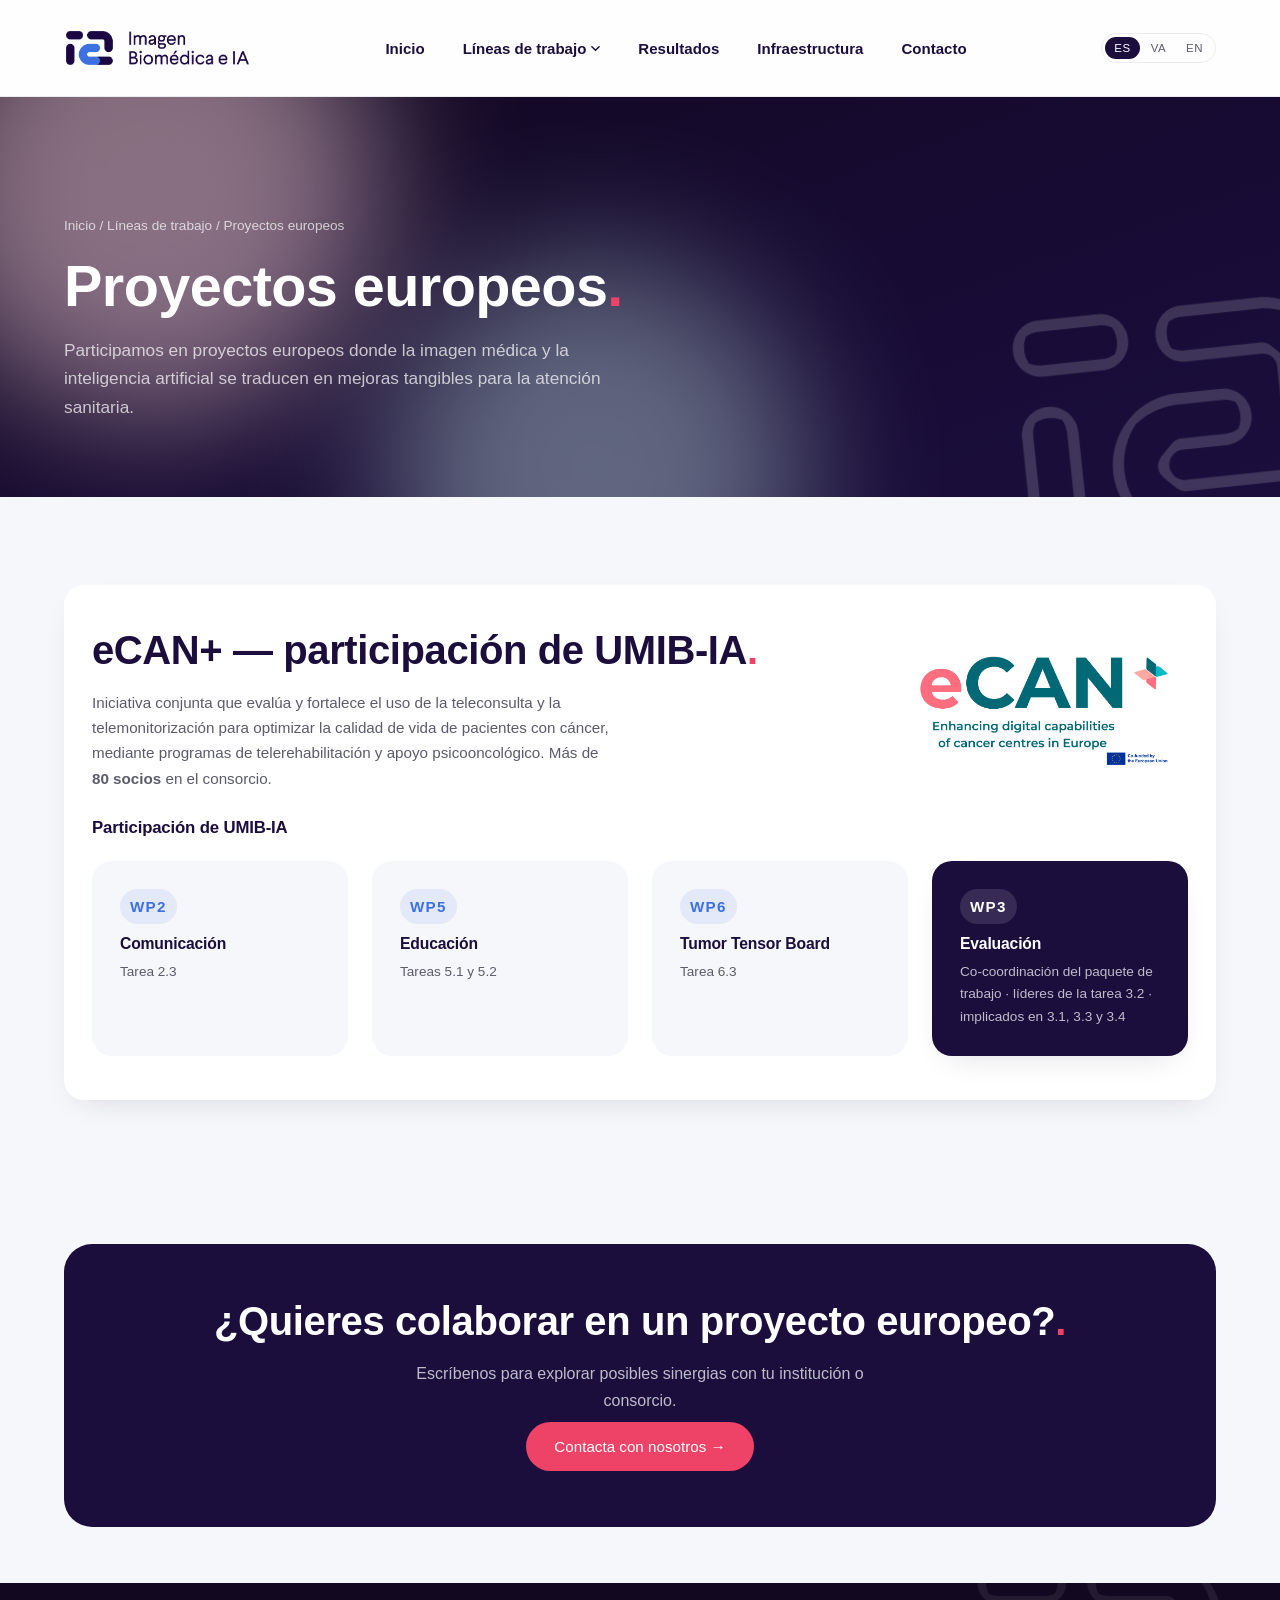
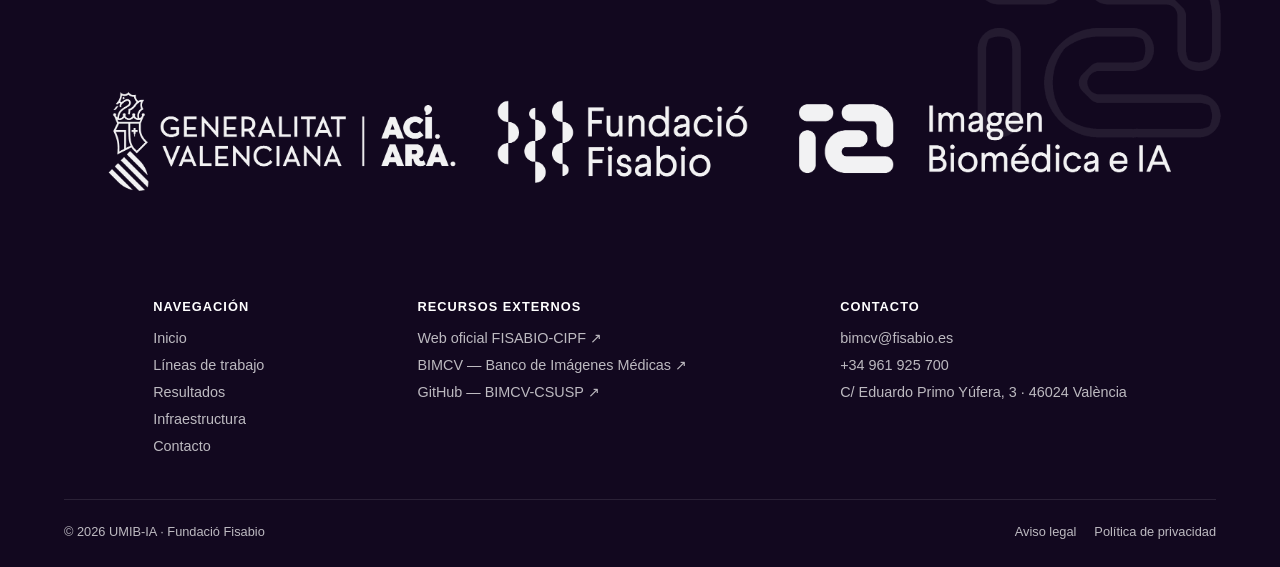
<file: lineas-de-trabajo/proyectos-europeos.html>
<!doctype html>
<html lang="es">
<head>
<meta charset="UTF-8">
<title>Proyectos europeos · UMIB-IA</title>
<meta name="description" content="eCAN+: participación de UMIB-IA en el consorcio europeo Enhancing digital Capabilities of cANcer centres in Europe.">
<meta name="viewport" content="width=device-width, initial-scale=1">
<link rel="icon" href="../assets/marca/favicon.ico" sizes="any">
<link rel="icon" type="image/png" href="../assets/marca/favicon.png">
<link rel="stylesheet" href="../css/styles.css">
</head>
<body>

<nav class="nav">
  <div class="wrap">
    <a href="../index.html" class="nav__logo"><img src="../assets/marca/UMIBIA - color.png" alt="UMIB-IA — Imagen Biomédica e IA"></a>
    <ul class="nav__links">
      <li class="nav__item"><a href="../index.html" class="nav__link">Inicio</a></li>
      <li class="nav__item">
        <a href="../lineas-de-trabajo.html" class="nav__link">Líneas de trabajo
          <svg class="chev" viewBox="0 0 10 6" fill="none"><path d="M1 1l4 4 4-4" stroke="currentColor" stroke-width="1.6" stroke-linecap="round"/></svg>
        </a>
        <div class="nav__submenu">
          <a href="anonimizacion.html">Anonimización y seudonimización</a>
          <a href="datalakes.html">Datalakes y curación del dato</a>
          <a href="analisis-ia.html">Análisis de datos con IA</a>
          <a href="realidad-aumentada.html">Realidad aumentada</a>
          <a href="proyectos-europeos.html" aria-current="page">Proyectos europeos</a>
        </div>
      </li>
      <li class="nav__item"><a href="../resultados.html" class="nav__link">Resultados</a></li>
      <li class="nav__item"><a href="../infraestructura.html" class="nav__link">Infraestructura</a></li>
      <li class="nav__item"><a href="../contacto.html" class="nav__link">Contacto</a></li>
    </ul>
    <div class="lang-switch" role="group" aria-label="Idioma"><button type="button" class="lang-switch__btn" data-lang="es" aria-pressed="true">ES</button><button type="button" class="lang-switch__btn" data-lang="va" aria-pressed="false">VA</button><button type="button" class="lang-switch__btn" data-lang="en" aria-pressed="false">EN</button></div>
    <button class="nav__burger" aria-label="Abrir menú" aria-expanded="false"><span></span><span></span><span></span></button>
  </div>
  <div class="nav__mobile">
    <a href="../index.html">Inicio</a>
    <button class="nav__accordion-toggle" aria-expanded="false">Líneas de trabajo
      <svg width="10" height="6" viewBox="0 0 10 6" fill="none"><path d="M1 1l4 4 4-4" stroke="currentColor" stroke-width="1.6" stroke-linecap="round"/></svg>
    </button>
    <div class="nav__accordion-panel">
      <a href="../lineas-de-trabajo.html">Ver todas las líneas →</a>
      <a href="anonimizacion.html">Anonimización y seudonimización</a>
      <a href="datalakes.html">Datalakes y curación del dato</a>
      <a href="analisis-ia.html">Análisis de datos con IA</a>
      <a href="realidad-aumentada.html">Realidad aumentada</a>
      <a href="proyectos-europeos.html">Proyectos europeos</a>
    </div>
    <a href="../resultados.html">Resultados</a>
    <a href="../infraestructura.html">Infraestructura</a>
    <a href="../contacto.html">Contacto</a>
  <div class="lang-switch" role="group" aria-label="Idioma"><button type="button" class="lang-switch__btn" data-lang="es" aria-pressed="true">ES</button><button type="button" class="lang-switch__btn" data-lang="va" aria-pressed="false">VA</button><button type="button" class="lang-switch__btn" data-lang="en" aria-pressed="false">EN</button></div>
  </div>
</nav>

<header class="cover page-cover">
  <div class="cover__blobs" aria-hidden="true"><img src="../assets/marca/icon-outline-white.png" alt="" class="cover__mark"><div class="blob blob--1"></div><div class="blob blob--3"></div></div>
  <div class="wrap">
    <p class="page-cover__breadcrumb reveal"><a href="../index.html">Inicio</a> / <a href="../lineas-de-trabajo.html">Líneas de trabajo</a> / Proyectos europeos</p>
    <h1 class="reveal dot-accent">Proyectos europeos</h1>
    <p class="page-cover__intro reveal">Participamos en proyectos europeos donde la imagen médica y la inteligencia artificial se traducen en mejoras tangibles para la atención sanitaria.</p>
  </div>
</header>

<section class="section">
  <div class="wrap">
    <div class="card project-card reveal">
      <div class="head-with-logo">
        <div>
          <h2 class="dot-accent" style="margin-top:16px;">eCAN+ — participación de UMIB-IA</h2>
          <p class="max-w-prose">Iniciativa conjunta que evalúa y fortalece el uso de la teleconsulta y la telemonitorización para optimizar la calidad de vida de pacientes con cáncer, mediante programas de telerehabilitación y apoyo psicooncológico. Más de <strong>80 socios</strong> en el consorcio.</p>
        </div>
        <img src="../assets/linea-5-proyectos-europeos/image110.jpeg" alt="eCAN+ — Enhancing digital capabilities of cancer centres in Europe. Co-funded by the European Union" style="max-width:300px;width:100%;height:auto;">
      </div>

      <h3 style="margin-top:28px;font-size:1.05rem;">Participación de UMIB-IA</h3>
      <div class="grid grid-4" style="margin-top:16px;margin-bottom:16px;">
        <div class="card" style="background:var(--bg-light);box-shadow:none;"><p class="tag">WP2</p><h3 style="font-size:0.98rem;">Comunicación</h3><p style="font-size:0.85rem;">Tarea 2.3</p></div>
        <div class="card" style="background:var(--bg-light);box-shadow:none;"><p class="tag">WP5</p><h3 style="font-size:0.98rem;">Educación</h3><p style="font-size:0.85rem;">Tareas 5.1 y 5.2</p></div>
        <div class="card" style="background:var(--bg-light);box-shadow:none;"><p class="tag">WP6</p><h3 style="font-size:0.98rem;">Tumor Tensor Board</h3><p style="font-size:0.85rem;">Tarea 6.3</p></div>
        <div class="card--dark card"><p class="tag" style="background:rgba(255,255,255,.12);color:#fff;">WP3</p><h3 style="font-size:0.98rem;">Evaluación</h3><p style="font-size:0.85rem;">Co-coordinación del paquete de trabajo · líderes de la tarea 3.2 · implicados en 3.1, 3.3 y 3.4</p></div>
      </div>
    </div>
  </div>
</section>

<section class="section section--tight">
  <div class="wrap">
    <div class="cta-band reveal">
      <h2 class="dot-accent">¿Quieres colaborar en un proyecto europeo?</h2>
      <p style="color:var(--text-on-dark-secondary);max-width:52ch;margin:0 auto 8px;">Escríbenos para explorar posibles sinergias con tu institución o consorcio.</p>
      <div class="cta-band__actions"><a href="../contacto.html" class="btn btn-primary">Contacta con nosotros →</a></div>
    </div>
  </div>
</section>

<footer class="footer"><img src="../assets/marca/icon-outline-white.png" alt="" class="footer__mark">
  <div class="wrap">
    <div class="footer__logos"><img src="../assets/marca/Convivencia 1 - UMIBIA - blanco - sin Barra.png" alt="Generalitat Valenciana · ACI·ARA · Fundació Fisabio · Imagen Biomédica e IA"></div>
    <div class="footer__grid">
      <div><h4>Navegación</h4><ul>
        <li><a href="../index.html">Inicio</a></li><li><a href="../lineas-de-trabajo.html">Líneas de trabajo</a></li>
        <li><a href="../resultados.html">Resultados</a></li><li><a href="../infraestructura.html">Infraestructura</a></li>
        <li><a href="../contacto.html">Contacto</a></li></ul></div>
      <div><h4>Recursos externos</h4><ul>
        <li><a href="https://fisabio.san.gva.es/es/apoyo-a-la-investigacion/plataformas-y-servicios-cientifico-tecnicos/servicios-cientifico-tecnologicos/fisabio-cipf/" target="_blank" rel="noopener">Web oficial FISABIO-CIPF ↗</a></li>
        <li><a href="https://bimcv.cipf.es/" target="_blank" rel="noopener">BIMCV — Banco de Imágenes Médicas ↗</a></li>
        <li><a href="https://github.com/BIMCV-CSUSP" target="_blank" rel="noopener">GitHub — BIMCV-CSUSP ↗</a></li></ul></div>
      <div><h4>Contacto</h4><ul>
        <li><a href="mailto:bimcv@fisabio.es">bimcv@fisabio.es</a></li><li>+34 961 925 700</li>
        <li>C/ Eduardo Primo Yúfera, 3 · 46024 València</li></ul></div>
    </div>
    <div class="footer__bottom">
      <span>© <span data-year>2026</span> UMIB-IA · Fundació Fisabio</span>
      <span><a href="https://fisabio.san.gva.es/es/aviso-legal/" target="_blank" rel="noopener">Aviso legal</a><a href="https://fisabio.san.gva.es/es/fisabio/fisabio-abierta-portal-de-transparencia/proteccion-de-datos-y-privacidad/ejercicio-de-derechos/" target="_blank" rel="noopener">Política de privacidad</a></span>
    </div>
  </div>
</footer>

<script src="../js/i18n-data.js"></script>
<script src="../js/main.js"></script>
<script src="../js/i18n.js"></script>
</body>
</html>
</file>
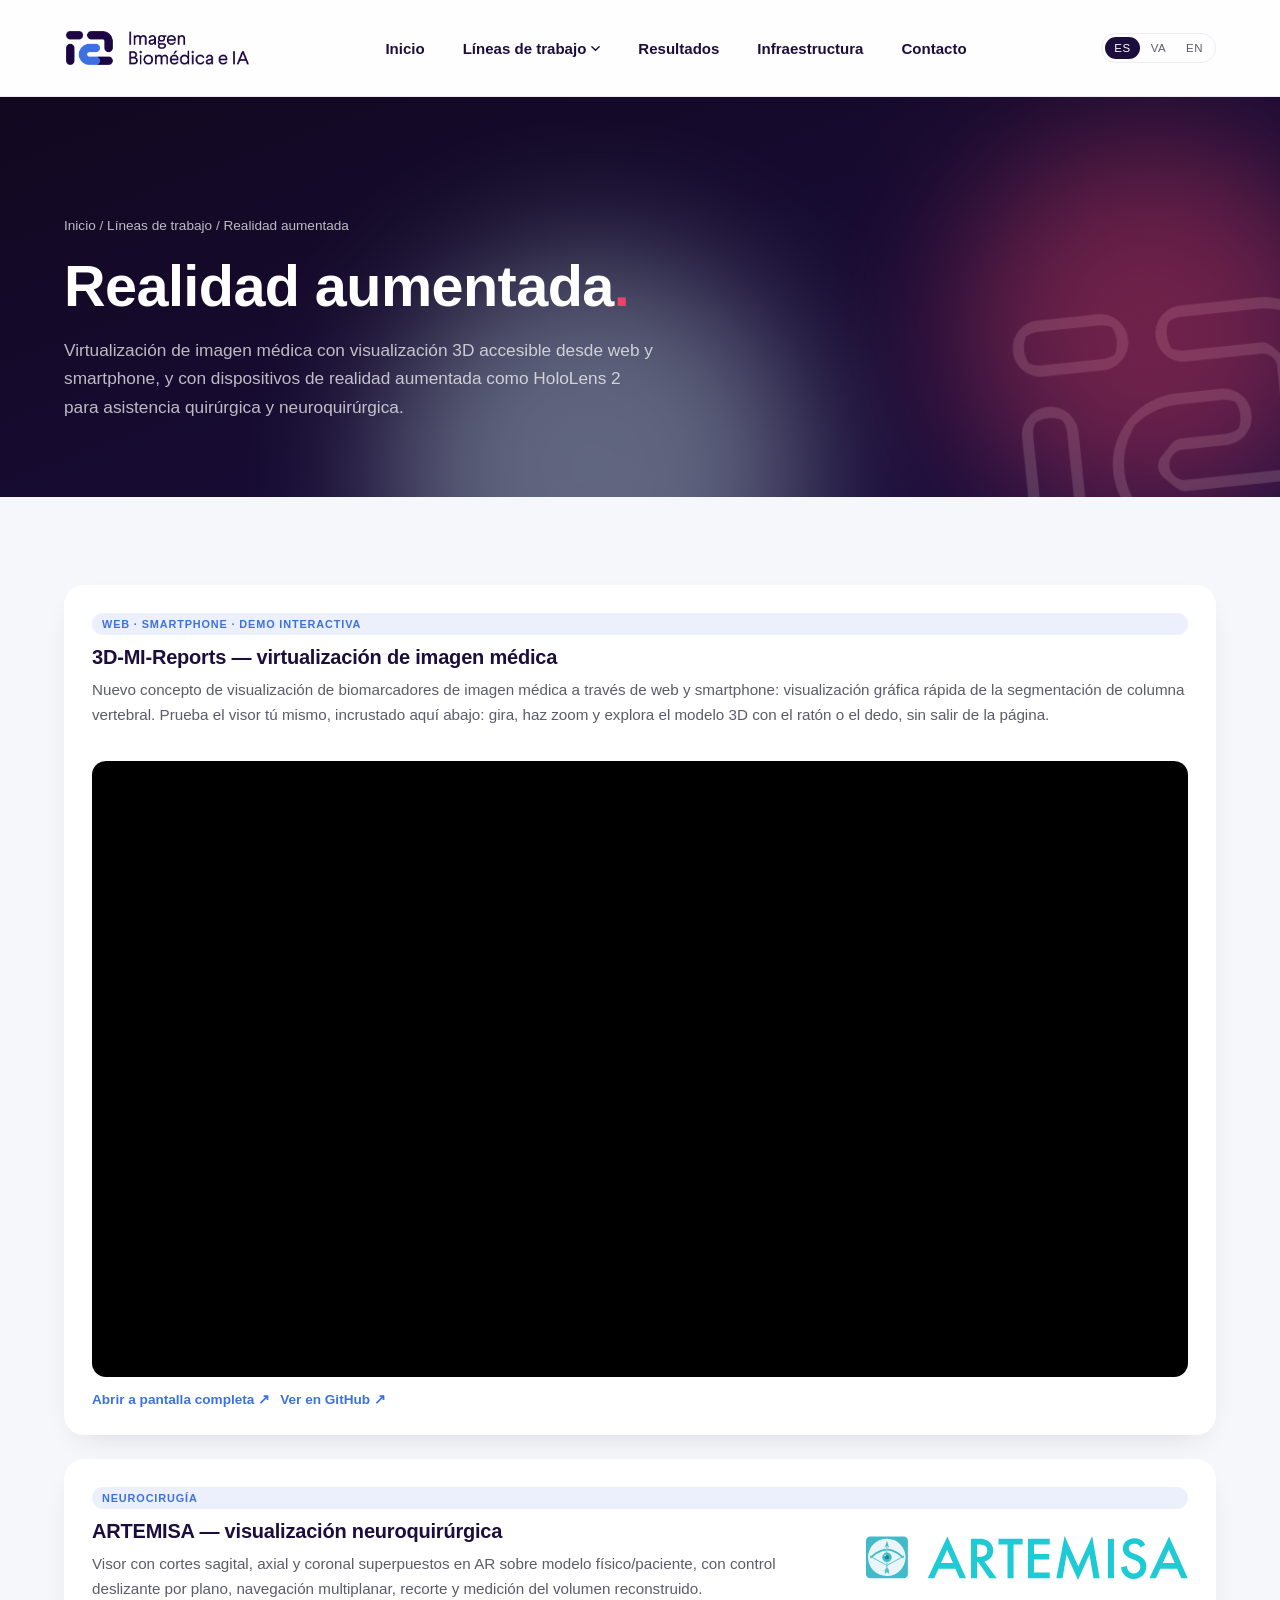
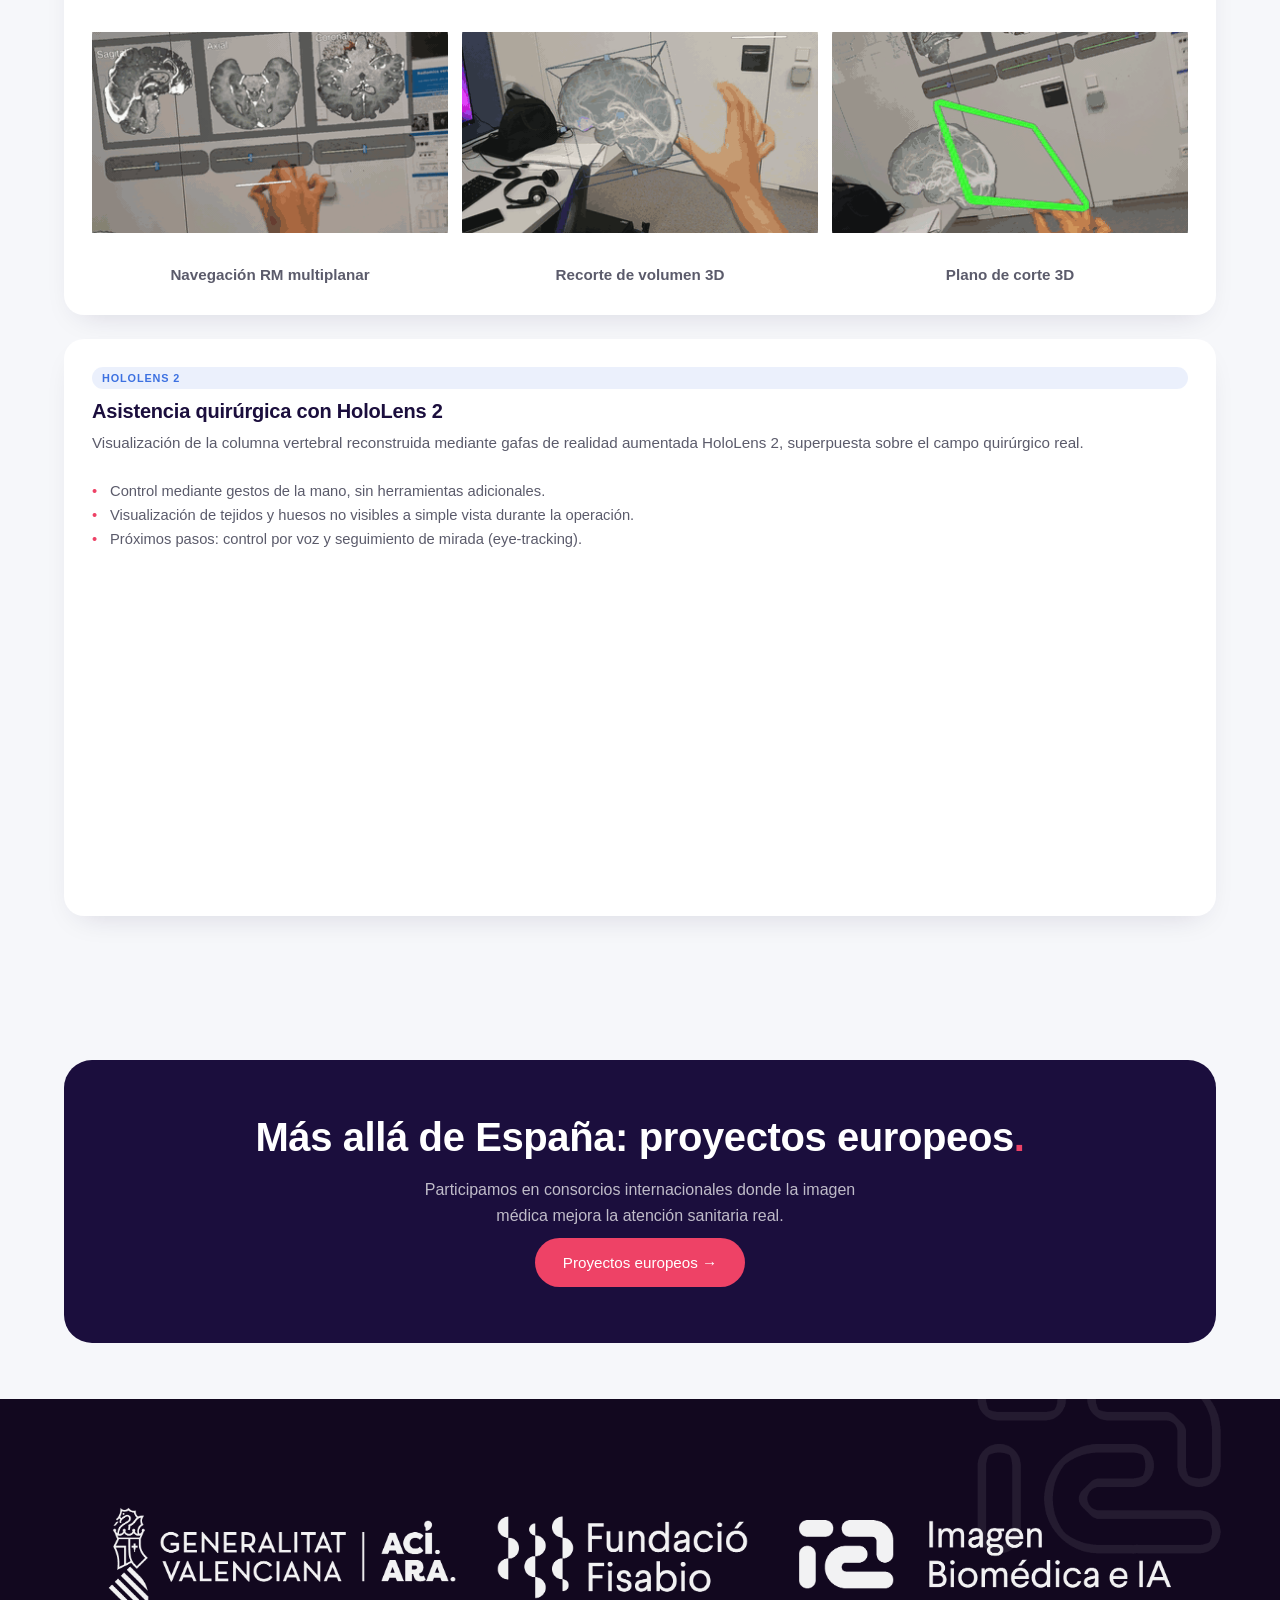
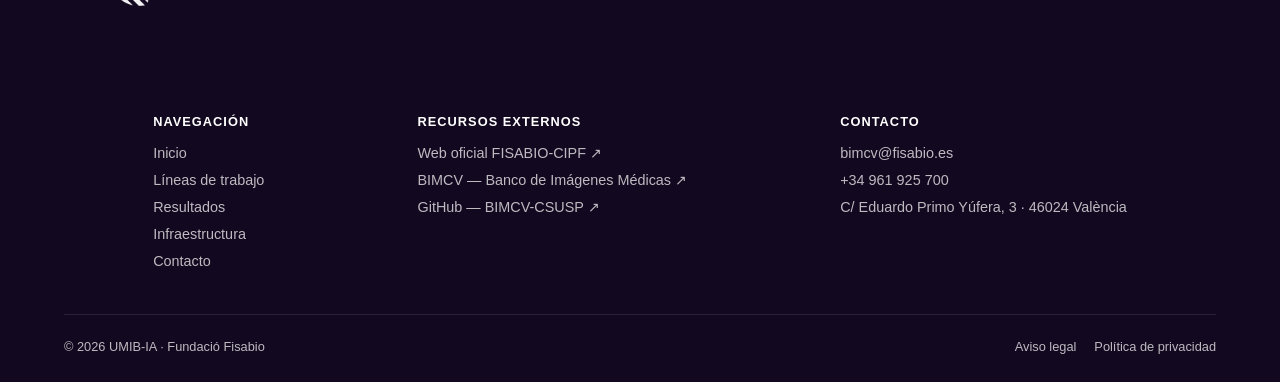
<file: lineas-de-trabajo/realidad-aumentada.html>
<!doctype html>
<html lang="es">
<head>
<meta charset="UTF-8">
<title>Realidad aumentada · UMIB-IA</title>
<meta name="description" content="Visualización 3D de imagen médica en web, móvil y con dispositivos de realidad aumentada como HoloLens 2, con aplicaciones en asistencia quirúrgica.">
<meta name="viewport" content="width=device-width, initial-scale=1">
<link rel="icon" href="../assets/marca/favicon.ico" sizes="any">
<link rel="icon" type="image/png" href="../assets/marca/favicon.png">
<link rel="stylesheet" href="../css/styles.css">
</head>
<body>

<nav class="nav">
  <div class="wrap">
    <a href="../index.html" class="nav__logo"><img src="../assets/marca/UMIBIA - color.png" alt="UMIB-IA — Imagen Biomédica e IA"></a>
    <ul class="nav__links">
      <li class="nav__item"><a href="../index.html" class="nav__link">Inicio</a></li>
      <li class="nav__item">
        <a href="../lineas-de-trabajo.html" class="nav__link">Líneas de trabajo
          <svg class="chev" viewBox="0 0 10 6" fill="none"><path d="M1 1l4 4 4-4" stroke="currentColor" stroke-width="1.6" stroke-linecap="round"/></svg>
        </a>
        <div class="nav__submenu">
          <a href="anonimizacion.html">Anonimización y seudonimización</a>
          <a href="datalakes.html">Datalakes y curación del dato</a>
          <a href="analisis-ia.html">Análisis de datos con IA</a>
          <a href="realidad-aumentada.html" aria-current="page">Realidad aumentada</a>
          <a href="proyectos-europeos.html">Proyectos europeos</a>
        </div>
      </li>
      <li class="nav__item"><a href="../resultados.html" class="nav__link">Resultados</a></li>
      <li class="nav__item"><a href="../infraestructura.html" class="nav__link">Infraestructura</a></li>
      <li class="nav__item"><a href="../contacto.html" class="nav__link">Contacto</a></li>
    </ul>
    <div class="lang-switch" role="group" aria-label="Idioma"><button type="button" class="lang-switch__btn" data-lang="es" aria-pressed="true">ES</button><button type="button" class="lang-switch__btn" data-lang="va" aria-pressed="false">VA</button><button type="button" class="lang-switch__btn" data-lang="en" aria-pressed="false">EN</button></div>
    <button class="nav__burger" aria-label="Abrir menú" aria-expanded="false"><span></span><span></span><span></span></button>
  </div>
  <div class="nav__mobile">
    <a href="../index.html">Inicio</a>
    <button class="nav__accordion-toggle" aria-expanded="false">Líneas de trabajo
      <svg width="10" height="6" viewBox="0 0 10 6" fill="none"><path d="M1 1l4 4 4-4" stroke="currentColor" stroke-width="1.6" stroke-linecap="round"/></svg>
    </button>
    <div class="nav__accordion-panel">
      <a href="../lineas-de-trabajo.html">Ver todas las líneas →</a>
      <a href="anonimizacion.html">Anonimización y seudonimización</a>
      <a href="datalakes.html">Datalakes y curación del dato</a>
      <a href="analisis-ia.html">Análisis de datos con IA</a>
      <a href="realidad-aumentada.html">Realidad aumentada</a>
      <a href="proyectos-europeos.html">Proyectos europeos</a>
    </div>
    <a href="../resultados.html">Resultados</a>
    <a href="../infraestructura.html">Infraestructura</a>
    <a href="../contacto.html">Contacto</a>
  <div class="lang-switch" role="group" aria-label="Idioma"><button type="button" class="lang-switch__btn" data-lang="es" aria-pressed="true">ES</button><button type="button" class="lang-switch__btn" data-lang="va" aria-pressed="false">VA</button><button type="button" class="lang-switch__btn" data-lang="en" aria-pressed="false">EN</button></div>
  </div>
</nav>

<header class="cover page-cover">
  <div class="cover__blobs" aria-hidden="true"><img src="../assets/marca/icon-outline-white.png" alt="" class="cover__mark"><div class="blob blob--2"></div><div class="blob blob--3"></div></div>
  <div class="wrap">
    <p class="page-cover__breadcrumb reveal"><a href="../index.html">Inicio</a> / <a href="../lineas-de-trabajo.html">Líneas de trabajo</a> / Realidad aumentada</p>
    <h1 class="reveal dot-accent">Realidad aumentada</h1>
    <p class="page-cover__intro reveal">Virtualización de imagen médica con visualización 3D accesible desde web y smartphone, y con dispositivos de realidad aumentada como HoloLens 2 para asistencia quirúrgica y neuroquirúrgica.</p>
  </div>
</header>

<section class="section">
  <div class="wrap">
    <div class="grid grid-2 stagger">

      <div class="card project-card reveal" style="grid-column:1/-1;">
        <span class="tag">WEB · SMARTPHONE · DEMO INTERACTIVA</span>
        <h3>3D-MI-Reports — virtualización de imagen médica</h3>
        <p>Nuevo concepto de visualización de biomarcadores de imagen médica a través de web y smartphone: visualización gráfica rápida de la segmentación de columna vertebral. Prueba el visor tú mismo, incrustado aquí abajo: gira, haz zoom y explora el modelo 3D con el ratón o el dedo, sin salir de la página.</p>
        <div class="media-frame" style="aspect-ratio:16/9;margin:18px 0 0;background:#000;">
          <iframe src="https://bimcv-csusp.github.io/3D-MI-Reports/spine-visualization/index.html" title="Demo interactiva de 3D-MI-Reports: visualización 3D de la segmentación de columna vertebral" loading="lazy" allowfullscreen style="width:100%;height:100%;border:0;"></iframe>
        </div>
        <div class="project-card__links" style="margin-top:14px;">
          <a class="link-ext" href="https://bimcv-csusp.github.io/3D-MI-Reports/spine-visualization/index.html" target="_blank" rel="noopener">Abrir a pantalla completa ↗</a>
          <a class="link-ext" href="https://github.com/BIMCV-CSUSP/3D-MI-Reports" target="_blank" rel="noopener">Ver en GitHub ↗</a>
        </div>
      </div>

      <div class="card project-card reveal" style="grid-column:1/-1;">
        <span class="tag">NEUROCIRUGÍA</span>
        <div class="head-with-logo">
          <div>
            <h3>ARTEMISA — visualización neuroquirúrgica</h3>
            <p>Visor con cortes sagital, axial y coronal superpuestos en AR sobre modelo físico/paciente, con control deslizante por plano, navegación multiplanar, recorte y medición del volumen reconstruido.</p>
          </div>
          <img src="../assets/linea-4-realidad-aumentada/image108.svg" alt="ARTEMISA" style="height:64px;width:auto;">
        </div>
        <div class="grid grid-3" style="margin-top:20px;gap:14px;">
          <div>
            <div class="media-frame contain"><img src="../assets/linea-4-realidad-aumentada/03_navegacion_rm_multiplanar.gif" alt="Navegación por resonancia magnética multiplanar en ARTEMISA: cortes sagital, axial y coronal sincronizados"></div>
            <p class="mask-photo-compare__caption">Navegación RM multiplanar</p>
          </div>
          <div>
            <div class="media-frame contain"><img src="../assets/linea-4-realidad-aumentada/04_recorte_volumen_3d.gif" alt="Recorte interactivo del volumen 3D reconstruido en ARTEMISA"></div>
            <p class="mask-photo-compare__caption">Recorte de volumen 3D</p>
          </div>
          <div>
            <div class="media-frame contain"><img src="../assets/linea-4-realidad-aumentada/05_plano_corte_3d.gif" alt="Ajuste del plano de corte sobre el modelo 3D en ARTEMISA"></div>
            <p class="mask-photo-compare__caption">Plano de corte 3D</p>
          </div>
        </div>
      </div>

      <div class="card project-card reveal" style="grid-column:1/-1;">
        <span class="tag">HOLOLENS 2</span>
        <h3>Asistencia quirúrgica con HoloLens 2</h3>
        <p>Visualización de la columna vertebral reconstruida mediante gafas de realidad aumentada HoloLens 2, superpuesta sobre el campo quirúrgico real.</p>
        <ul style="margin-top:12px;margin-bottom:18px;">
          <li style="margin-bottom:8px;padding-left:18px;position:relative;color:var(--text-secondary);font-size:0.92rem;"><span style="position:absolute;left:0;color:var(--coral);">•</span>Control mediante gestos de la mano, sin herramientas adicionales.</li>
          <li style="margin-bottom:8px;padding-left:18px;position:relative;color:var(--text-secondary);font-size:0.92rem;"><span style="position:absolute;left:0;color:var(--coral);">•</span>Visualización de tejidos y huesos no visibles a simple vista durante la operación.</li>
          <li style="padding-left:18px;position:relative;color:var(--text-secondary);font-size:0.92rem;"><span style="position:absolute;left:0;color:var(--coral);">•</span>Próximos pasos: control por voz y seguimiento de mirada (eye-tracking).</li>
        </ul>
        <div class="grid grid-2" style="gap:14px;">
          <div class="media-frame" style="aspect-ratio:16/9;">
            <iframe src="https://www.youtube.com/embed/cSuCUobrMJs" title="Asistencia quirúrgica con HoloLens 2 — vídeo de demostración" loading="lazy" allowfullscreen allow="accelerometer; autoplay; clipboard-write; encrypted-media; gyroscope; picture-in-picture" style="width:100%;height:100%;border:0;"></iframe>
          </div>
          <div class="media-frame" style="aspect-ratio:16/9;">
            <iframe src="https://www.youtube.com/embed/tM7jbM4vy6U" title="Asistencia quirúrgica con HoloLens 2 — vídeo de demostración 2" loading="lazy" allowfullscreen allow="accelerometer; autoplay; clipboard-write; encrypted-media; gyroscope; picture-in-picture" style="width:100%;height:100%;border:0;"></iframe>
          </div>
        </div>
      </div>

    </div>
  </div>
</section>

<section class="section section--tight">
  <div class="wrap">
    <div class="cta-band reveal">
      <h2 class="dot-accent">Más allá de España: proyectos europeos</h2>
      <p style="color:var(--text-on-dark-secondary);max-width:52ch;margin:0 auto 8px;">Participamos en consorcios internacionales donde la imagen médica mejora la atención sanitaria real.</p>
      <div class="cta-band__actions"><a href="proyectos-europeos.html" class="btn btn-primary">Proyectos europeos →</a></div>
    </div>
  </div>
</section>

<footer class="footer"><img src="../assets/marca/icon-outline-white.png" alt="" class="footer__mark">
  <div class="wrap">
    <div class="footer__logos"><img src="../assets/marca/Convivencia 1 - UMIBIA - blanco - sin Barra.png" alt="Generalitat Valenciana · ACI·ARA · Fundació Fisabio · Imagen Biomédica e IA"></div>
    <div class="footer__grid">
      <div><h4>Navegación</h4><ul>
        <li><a href="../index.html">Inicio</a></li><li><a href="../lineas-de-trabajo.html">Líneas de trabajo</a></li>
        <li><a href="../resultados.html">Resultados</a></li><li><a href="../infraestructura.html">Infraestructura</a></li>
        <li><a href="../contacto.html">Contacto</a></li></ul></div>
      <div><h4>Recursos externos</h4><ul>
        <li><a href="https://fisabio.san.gva.es/es/apoyo-a-la-investigacion/plataformas-y-servicios-cientifico-tecnicos/servicios-cientifico-tecnologicos/fisabio-cipf/" target="_blank" rel="noopener">Web oficial FISABIO-CIPF ↗</a></li>
        <li><a href="https://bimcv.cipf.es/" target="_blank" rel="noopener">BIMCV — Banco de Imágenes Médicas ↗</a></li>
        <li><a href="https://github.com/BIMCV-CSUSP" target="_blank" rel="noopener">GitHub — BIMCV-CSUSP ↗</a></li></ul></div>
      <div><h4>Contacto</h4><ul>
        <li><a href="mailto:bimcv@fisabio.es">bimcv@fisabio.es</a></li><li>+34 961 925 700</li>
        <li>C/ Eduardo Primo Yúfera, 3 · 46024 València</li></ul></div>
    </div>
    <div class="footer__bottom">
      <span>© <span data-year>2026</span> UMIB-IA · Fundació Fisabio</span>
      <span><a href="https://fisabio.san.gva.es/es/aviso-legal/" target="_blank" rel="noopener">Aviso legal</a><a href="https://fisabio.san.gva.es/es/fisabio/fisabio-abierta-portal-de-transparencia/proteccion-de-datos-y-privacidad/ejercicio-de-derechos/" target="_blank" rel="noopener">Política de privacidad</a></span>
    </div>
  </div>
</footer>

<script src="../js/i18n-data.js"></script>
<script src="../js/main.js"></script>
<script src="../js/i18n.js"></script>
</body>
</html>
</file>
<file: css/styles.css>
/* ==========================================================================
   UMIB-IA — Unidad Mixta de Imagen Biomédica e Inteligencia Artificial
   Hoja de estilos global
   Paleta: navy #170B33/#1B0643 (extraído del logotipo oficial) + azul de marca
   #3D71E1 (color real del icono "i2") + coral/rosa/azul-gris como acentos
   decorativos secundarios (lectura del PDF corporativo, Sección 2 del README).
   ========================================================================== */

:root{
  /* Marca */
  --navy-950: #12081F;
  --navy-900: #170B33;
  --navy-800: #1B0E3D;
  --navy-700: #241457;
  --blue-brand: #3D71E1;
  --blue-brand-light: #6E97EB;
  --coral: #EE4266;
  --coral-dark: #D6335A;
  --rose: #E8C4CE;
  --skyblue: #B9D3D9;

  /* Superficies */
  --bg-light: #F6F7FA;
  --card: #FFFFFF;
  --border: rgba(27,14,61,0.08);

  /* Texto */
  --text-dark: #1B0E3D;
  --text-secondary: #5B5B6B;
  --text-on-dark: #FFFFFF;
  --text-on-dark-secondary: rgba(255,255,255,0.72);

  /* Tipografía */
  --font-display: "Arial Black", "Helvetica Neue", Arial, sans-serif;
  --font-body: "Helvetica Neue", Arial, sans-serif;

  /* Ritmo */
  --radius-card: 20px;
  --radius-pill: 999px;
  --shadow-card: 0 12px 32px -16px rgba(27,14,61,0.18);
  --shadow-card-hover: 0 20px 44px -16px rgba(27,14,61,0.28);
  --maxw: 1200px;

  --dur: 420ms;
  --ease: cubic-bezier(.22,.61,.36,1);
}

@media (prefers-reduced-motion: reduce){
  :root{ --dur: 1ms; }
}

*, *::before, *::after{ box-sizing: border-box; }
html{ scroll-behavior: smooth; }
@media (prefers-reduced-motion: reduce){ html{ scroll-behavior: auto; } }

body{
  margin: 0;
  font-family: var(--font-body);
  color: var(--text-dark);
  background: var(--bg-light);
  -webkit-font-smoothing: antialiased;
  overflow-x: hidden;
}

img{ max-width: 100%; display: block; }
a{ color: inherit; text-decoration: none; }
ul{ margin: 0; padding: 0; list-style: none; }
button{ font-family: inherit; }

.wrap{
  max-width: var(--maxw);
  margin: 0 auto;
  padding: 0 24px;
}

.eyebrow_title{
  display: inline-flex;
  align-items: center;
  gap: 8px;
  font-family: var(--font-display);
  font-size: 15px;
  letter-spacing: 0.14em;
  text-transform: uppercase;
  color: var(--coral);
  margin: 0 0 14px;
}

.eyebrow{
  display: inline-flex;
  align-items: center;
  gap: 8px;
  font-family: var(--font-display);
  font-size: 13.5px;
  letter-spacing: 0.14em;
  text-transform: uppercase;
  color: var(--coral);
  margin: 0 0 14px;
}

h1, h2, h3{
  font-family: var(--font-display);
  font-weight: 900;
  line-height: 1.08;
  margin: 0 0 18px;
  letter-spacing: -0.01em;
}
h1{ font-size: clamp(2.1rem, 4.6vw, 3.6rem); }
h2{ font-size: clamp(1.7rem, 3.2vw, 2.5rem); }
h3{ font-size: 1.25rem; }

.dot-accent::after{
  content: ".";
  color: var(--coral);
}

p{ line-height: 1.65; color: var(--text-secondary); margin: 0 0 16px; }
p:last-child{ margin-bottom: 0; }

.section{ padding: 88px 0; }
.section--tight{ padding: 56px 0; }

/* ---------- Botones ---------- */
.btn{
  display: inline-flex;
  align-items: center;
  gap: 8px;
  font-family: var(--font-display);
  font-size: 0.95rem;
  padding: 14px 26px;
  border-radius: var(--radius-pill);
  border: 2px solid transparent;
  cursor: pointer;
  transition: transform var(--dur) var(--ease), box-shadow var(--dur) var(--ease), background var(--dur) var(--ease), color var(--dur) var(--ease);
  white-space: nowrap;
}
.btn:hover{ transform: translateY(-2px); }
.btn-primary{ background: var(--coral); color: #fff; }
.btn-primary:hover{ background: var(--coral-dark); box-shadow: 0 10px 24px -8px rgba(238,66,102,0.55); }
.btn-outline-light{ border-color: rgba(255,255,255,0.55); color: #fff; }
.btn-outline-light:hover{ background: rgba(255,255,255,0.12); }
.btn-outline-dark{ border-color: var(--navy-800); color: var(--navy-800); }
.btn-outline-dark:hover{ background: var(--navy-800); color: #fff; }
.btn-ghost-blue{ background: var(--blue-brand); color: #fff; }
.btn-ghost-blue:hover{ background: var(--navy-800); }
.btn-sm{ padding: 9px 18px; font-size: 0.82rem; }

/* ==========================================================================
   NAVEGACIÓN
   ========================================================================== */
.nav{
  position: sticky;
  top: 0;
  z-index: 100;
  background: rgba(255,255,255,0.85);
  backdrop-filter: blur(10px);
  -webkit-backdrop-filter: blur(10px);
  border-bottom: 1px solid var(--border);
}
.nav .wrap{
  display: flex;
  align-items: center;
  justify-content: space-between;
  height: 96px;
  gap: 24px;
}
.nav__logo{ flex-shrink: 0; }
.nav__logo img{ height: 38px; width: auto; display: block; }
.nav__links{
  display: flex;
  align-items: center;
  gap: 6px;
  flex: 1;
  justify-content: center;
}
.nav__item{ position: relative; }
.nav__link{
  display: flex;
  align-items: center;
  gap: 5px;
  padding: 10px 16px;
  border-radius: var(--radius-pill);
  font-size: 0.94rem;
  font-weight: 700;
  color: var(--text-dark);
  transition: background var(--dur) var(--ease), color var(--dur) var(--ease);
}
.nav__link:hover, .nav__link[aria-current="page"]{ background: var(--navy-800); color: #fff; }
.nav__link .chev{ width: 9px; height: 9px; transition: transform var(--dur) var(--ease); }
.nav__item:hover .nav__link .chev{ transform: rotate(180deg); }

.nav__submenu{
  position: absolute;
  top: calc(100% + 10px);
  left: 50%;
  transform: translateX(-50%) translateY(6px);
  min-width: 300px;
  background: var(--card);
  border-radius: 16px;
  box-shadow: var(--shadow-card-hover);
  padding: 10px;
  opacity: 0;
  visibility: hidden;
  transition: opacity var(--dur) var(--ease), transform var(--dur) var(--ease), visibility var(--dur);
}
.nav__item:hover .nav__submenu{
  opacity: 1;
  visibility: visible;
  transform: translateX(-50%) translateY(0);
}
.nav__submenu a{
  display: block;
  padding: 11px 14px;
  border-radius: 10px;
  font-size: 0.9rem;
  font-weight: 600;
  color: var(--text-dark);
}
.nav__submenu a:hover{ background: var(--bg-light); color: var(--blue-brand); }

.nav__mobile{ display: none; }
.nav__burger{
  display: none;
  width: 40px; height: 40px;
  border: none; background: transparent;
  cursor: pointer;
  flex-direction: column;
  align-items: center; justify-content: center;
  gap: 5px;
}
.nav__burger span{ width: 22px; height: 2px; background: var(--navy-800); border-radius: 2px; transition: transform var(--dur) var(--ease), opacity var(--dur) var(--ease); }
.nav__burger[aria-expanded="true"] span:nth-child(1){ transform: translateY(7px) rotate(45deg); }
.nav__burger[aria-expanded="true"] span:nth-child(2){ opacity: 0; }
.nav__burger[aria-expanded="true"] span:nth-child(3){ transform: translateY(-7px) rotate(-45deg); }

@media (max-width: 900px){
  .nav__links{ display: none; }
  .nav__burger{ display: flex; }
  .nav__mobile{
    display: block;
    position: fixed; inset: 96px 0 0 0;
    background: var(--card);
    padding: 12px 20px 32px;
    overflow-y: auto;
    transform: translateY(-8px);
    opacity: 0;
    visibility: hidden;
    transition: opacity var(--dur) var(--ease), transform var(--dur) var(--ease), visibility var(--dur);
    z-index: 99;
  }
  .nav__mobile.is-open{ opacity: 1; visibility: visible; transform: translateY(0); }
  .nav__mobile a, .nav__mobile button{
    width: 100%; text-align: left;
    display: flex; align-items: center; justify-content: space-between;
    padding: 16px 4px; font-weight: 700; font-size: 1.05rem;
    border-bottom: 1px solid var(--border);
    background: none; border-left: none; border-right: none; border-top: none;
    color: var(--text-dark); cursor: pointer;
  }
  .nav__mobile .nav__accordion-panel{
    max-height: 0; overflow: hidden;
    transition: max-height var(--dur) var(--ease);
  }
  .nav__mobile .nav__accordion-panel.is-open{ max-height: 480px; }
  .nav__mobile .nav__accordion-panel a{ padding-left: 18px; font-weight: 500; font-size: 0.96rem; border-bottom: none; }
}

/* ==========================================================================
   HERO / PORTADAS OSCURAS
   ========================================================================== */
.cover{
  position: relative;
  background: linear-gradient(160deg, var(--navy-950), var(--navy-900) 55%, var(--navy-800));
  color: #fff;
  overflow: hidden;
  isolation: isolate;
}
.cover__blobs{ position: absolute; inset: 0; z-index: -1; }
.blob{
  position: absolute;
  border-radius: 50%;
  filter: blur(70px);
  opacity: 0.55;
}
.blob--1{ width: 460px; height: 460px; background: var(--rose); top: -140px; left: -80px; }
.blob--2{ width: 380px; height: 380px; background: var(--coral); top: 40px; right: -60px; opacity: 0.4; }
.blob--3{ width: 420px; height: 420px; background: var(--skyblue); bottom: -180px; left: 30%; opacity: 0.45; }

/* Marca decorativa: icono "i2" en versión de solo contorno (sin texto),
   usado como motivo gráfico de fondo — ver Sección 2.3 del README. */
.cover__mark{
  position: absolute;
  width: 340px;
  height: auto;
  right: -70px;
  bottom: -50px;
  opacity: 0.16;
  transform: rotate(-6deg);
  pointer-events: none;
}
.footer__mark{
  position: absolute;
  width: 260px;
  height: auto;
  right: 4%;
  top: -30px;
  opacity: 0.08;
  pointer-events: none;
}

.hero{ padding: 150px 0 110px; }
.hero .cover__mark{ width: 380px; right: -80px; bottom: -60px; opacity: 0.2; }
.hero-line{ white-space: nowrap; }
@media (max-width: 480px){
  .hero-line{ white-space: normal; }
}
.hero__eyebrow{ color: var(--coral); }
.hero h1{ color: #fff; max-width: 15ch; }
.hero__org{
  font-family: var(--font-display);
  font-size: 12.5px;
  letter-spacing: 0.14em;
  text-transform: uppercase;
  color: #fff;
  margin: -8px 0 28px;
}
.hero__subtitle{ color: var(--text-on-dark-secondary); max-width: 56ch; font-size: 1.12rem; margin-bottom: 36px; }
.hero__ctas{ display: flex; gap: 16px; flex-wrap: wrap; }

.page-cover{ padding: 118px 0 76px; }
.page-cover h1{ color: #fff; max-width: 22ch; }
.page-cover__intro{ color: var(--text-on-dark-secondary); max-width: 62ch; font-size: 1.08rem; }
.page-cover__breadcrumb{ font-size: 0.85rem; color: var(--text-on-dark-secondary); margin-bottom: 18px; }
.page-cover__breadcrumb a:hover{ color: #fff; }

/* ==========================================================================
   TARJETAS
   ========================================================================== */
.card{
  display: block;
  background: var(--card);
  border-radius: var(--radius-card);
  box-shadow: var(--shadow-card);
  padding: 28px;
  transition: transform var(--dur) var(--ease), box-shadow var(--dur) var(--ease);
}
.card:hover{ transform: translateY(-4px); box-shadow: var(--shadow-card-hover); }

.card--dark{
  background: var(--navy-800);
  color: #fff;
}
.card--dark p{ color: var(--text-on-dark-secondary); }
.card--dark h2, .card--dark h3{ color: #fff; }

.grid{
  display: grid;
  gap: 24px;
}
.grid-2{ grid-template-columns: repeat(2, 1fr); }
.grid-3{ grid-template-columns: repeat(3, 1fr); }
.grid-4{ grid-template-columns: repeat(4, 1fr); }
@media (max-width: 980px){ .grid-3, .grid-4{ grid-template-columns: repeat(2, 1fr); } }
/* .lines-grid: variante flex de .grid-3 que centra la última fila incompleta
   (p.ej. 5 líneas de trabajo → 3 arriba, 2 abajo centradas) sin estirar las cajas. */
.lines-grid{ display: flex; flex-wrap: wrap; justify-content: center; }
.lines-grid .line-card{ flex: 0 0 calc(33.333% - 16px); min-height: 300px; }
@media (max-width: 980px){ .lines-grid .line-card{ flex-basis: calc(50% - 12px); min-height: 260px; } }
@media (max-width: 640px){ .lines-grid .line-card{ flex-basis: 100%; min-height: 0; } }
@media (max-width: 640px){ .grid-2, .grid-3, .grid-4{ grid-template-columns: 1fr; } }

.block-num{
  font-family: var(--font-display);
  color: var(--coral);
  font-size: 2rem;
  line-height: 1;
  margin-bottom: 10px;
  display: block;
}

.tag{
  display: inline-block;
  font-size: 0.68rem;
  font-weight: 800;
  letter-spacing: 0.08em;
  text-transform: uppercase;
  color: var(--blue-brand);
  background: rgba(61,113,225,0.1);
  padding: 5px 10px;
  border-radius: var(--radius-pill);
  margin-bottom: 12px;
}

.media-frame{
  border-radius: 14px;
  overflow: hidden;
  background: #fff;
  margin-bottom: 18px;
  aspect-ratio: 16/10;
  display: flex; align-items: center; justify-content: center;
}
.media-frame img, .media-frame video{ width: 100%; height: 100%; object-fit: cover; }
.media-frame.contain img{ object-fit: contain; }
.media-frame--sq{ aspect-ratio: 1/1; }
.media-frame--logo{ padding: 48px; }

.placeholder-shot{
  width: 100%; height: 100%;
  display: flex; align-items: center; justify-content: center;
  text-align: center;
  padding: 18px;
  color: var(--text-secondary);
  font-size: 0.78rem;
  background:
    repeating-linear-gradient(135deg, rgba(27,14,61,0.05) 0 10px, transparent 10px 20px);
}

/* ==========================================================================
   ANIMACIÓN SCROLL-REVEAL
   ========================================================================== */
.reveal{
  opacity: 0;
  transform: translateY(26px);
  transition: opacity var(--dur) var(--ease), transform var(--dur) var(--ease);
}
.reveal.is-visible{ opacity: 1; transform: translateY(0); }
@media (prefers-reduced-motion: reduce){
  .reveal{ opacity: 1; transform: none; transition: none; }
}
.stagger > *{ transition-delay: calc(var(--i, 0) * 90ms); }

/* ==========================================================================
   CIFRAS CLAVE
   ========================================================================== */
.stats{
  display: grid;
  grid-template-columns: repeat(5, 1fr);
  gap: 18px;
}
@media (max-width: 980px){ .stats{ grid-template-columns: repeat(2, 1fr); } }
@media (max-width: 520px){ .stats{ grid-template-columns: 1fr 1fr; } }
.stat{ text-align: left; }
.stat__value{
  display: block;
  font-family: var(--font-display);
  font-size: clamp(2.1rem, 4vw, 2.8rem);
  color: var(--coral);
  line-height: 1;
  margin-bottom: 8px;
}
.stats--dark .stat__value{ color: var(--coral); }
/* Variante compacta: cifras largas (+171.000) en una sola fila, con la
   etiqueta partida en dos líneas para que las columnas queden iguales. */
.stats--compact .stat{ text-align: center; }
.stats--compact .stat__value{ font-size: clamp(1.4rem, 2.9vw, 2.35rem); margin-bottom: 8px; white-space: nowrap; }
.stats--compact .stat__label{ font-size: 0.88rem; line-height: 1.35; }
.stat__label{ display: block; font-size: 0.92rem; line-height: 1.4; color: var(--text-secondary); margin: 0; }
.stats--dark .stat__label{ color: var(--text-on-dark-secondary); }
.stat__icon{ width: 30px; height: 30px; margin-bottom: 14px; color: var(--blue-brand-light); }

/* ==========================================================================
   EQUIPO
   ========================================================================== */
.team-lead{
  display: grid;
  grid-template-columns: 320px 1fr;
  gap: 44px;
  align-items: center;
  background: var(--navy-800);
  color: #fff;
  border-radius: 28px;
  padding: 44px;
  margin-bottom: 40px;
  position: relative;
  overflow: hidden;
}
.team-lead::before{
  content: "";
  position: absolute; width: 320px; height: 320px; border-radius: 50%;
  background: var(--coral); filter: blur(90px); opacity: 0.35; top: -100px; right: -80px;
}
.team-lead__portrait{
  width: 100%; aspect-ratio: 1/1; border-radius: 50%;
  overflow: hidden; background: #fff;
  border: 5px solid rgba(255,255,255,0.15);
}
.team-lead__portrait img{ width: 100%; height: 100%; object-fit: cover; }
.team-lead__role{ color: var(--coral); font-weight: 800; font-size: 0.85rem; letter-spacing: 0.06em; text-transform: uppercase; margin-bottom: 10px; }
.team-lead h2{ color: #fff; margin-bottom: 12px; }
.team-lead p{ color: var(--text-on-dark-secondary); }
.team-lead__email{ margin-top: 18px; display: inline-flex; color: #fff; font-weight: 700; padding-bottom: 2px; }
@media (max-width: 760px){ .team-lead{ grid-template-columns: 1fr; text-align: center; padding: 32px; } .team-lead__portrait{ max-width: 220px; margin: 0 auto; } }

.team-grid{
  display: flex;
  flex-wrap: wrap;
  justify-content: center;
  gap: 20px;
}
.team-grid .team-card{ flex: 0 0 calc(20% - 16px); }
@media (max-width: 900px){ .team-grid .team-card{ flex-basis: calc(33.333% - 13.334px); } }
@media (max-width: 640px){ .team-grid .team-card{ flex-basis: calc(50% - 10px); } }
.team-card{ text-align: center; padding: 22px 14px; }
.team-card__portrait{
  width: 96px; height: 96px; border-radius: 50%; overflow: hidden;
  margin: 0 auto 16px; background: var(--bg-light);
}
.team-card__portrait img{ width: 100%; height: 100%; object-fit: cover; }
.team-card__name{ font-weight: 800; font-size: 0.98rem; margin-bottom: 4px; }
.team-card__role{ font-size: 0.82rem; color: var(--text-secondary); font-style: italic; margin: 0; line-height: 1.3; }
.team-card__email{ font-size: 0.82rem; color: var(--blue-brand); margin: 2px 0 0; line-height: 1.3; }

/* ==========================================================================
   LÍNEAS DE TRABAJO — overview
   ========================================================================== */
.line-card{
  display: flex;
  flex-direction: column;
  height: 100%;
}
/* Cabecera de la tarjeta: número (si lo hay) a la izquierda, icono siempre
   empujado a la esquina superior derecha con margin-left:auto — funciona
   tanto si .line-card__num está presente como si el icono va solo. */
.line-card__head{ display: flex; align-items: flex-start; margin-bottom: 20px; }
.line-card__icon{
  width: 52px; height: 52px;
  border-radius: 14px;
  background: rgba(61,113,225,0.1);
  color: var(--blue-brand);
  display: flex; align-items: center; justify-content: center;
  flex-shrink: 0;
  margin-left: auto;
}
.line-card__num{ font-family: var(--font-display); color: var(--coral); font-size: 1.1rem; }

/* Tarjeta de dataset: icono anatómico en la esquina superior derecha */
.dataset-card{ position: relative; }
.dataset-card h3{ padding-right: 58px; }
.dataset-card__icon{
  position: absolute;
  top: 24px; right: 24px;
  width: 46px; height: 46px;
  border-radius: 12px;
  background: rgba(61,113,225,0.1);
  color: var(--blue-brand);
  display: flex; align-items: center; justify-content: center;
}
.dataset-card__icon .icon-mask{ width: 26px; height: 26px; }

/* Rejilla de datasets: 3 arriba y 2 abajo, centradas (5 conjuntos) */
.datasets-grid{ display: flex; flex-wrap: wrap; justify-content: center; }
.datasets-grid .dataset-card{
  flex: 0 0 calc(33.333% - 16px);
  min-height: 210px;
  padding: 32px;
  display: flex;
  flex-direction: column;
}
/* El icono va en position:absolute, así que el título abre el flujo: todas
   las tarjetas alinean su h3 a la misma altura sea cual sea el largo del texto. */
.datasets-grid .dataset-card h3{ margin-top: 56px; }
.datasets-grid .dataset-card p{ flex: 1; }
@media (max-width: 980px){ .datasets-grid .dataset-card{ flex-basis: calc(50% - 12px); } }
@media (max-width: 640px){ .datasets-grid .dataset-card{ flex-basis: 100%; min-height: 0; } }

/* Recolorea un icono PNG plano (negro sobre transparente) al mismo tono
   que los demás iconos SVG (currentColor), usando la imagen como máscara
   en vez de mostrar sus píxeles originales. */
.icon-mask{
  display: inline-block;
  width: 22px; height: 22px;
  background-color: currentColor;
  -webkit-mask-size: contain;
  mask-size: contain;
  -webkit-mask-repeat: no-repeat;
  mask-repeat: no-repeat;
  -webkit-mask-position: center;
  mask-position: center;
}
.line-card p{ flex: 1; }
.line-card .btn{ margin-top: 20px; align-self: flex-start; }

/* ==========================================================================
   PROYECTOS (tarjeta imagen-first)
   ========================================================================== */
.project-card{ display: flex; flex-direction: column; }
.project-card h3{ margin-bottom: 8px; }
.project-card p{ font-size: 0.95rem; }
.project-card__links{ margin-top: 16px; display: flex; gap: 10px; flex-wrap: wrap; }
.link-ext{
  font-size: 0.85rem; font-weight: 700; color: var(--blue-brand);
  display: inline-flex; align-items: center; gap: 5px;
}
.link-ext:hover{ color: var(--coral); }

/* ==========================================================================
   SUB-NAV lateral (Línea 3)
   ========================================================================== */
.subnav{
  display: flex; flex-wrap: wrap; gap: 10px;
  padding: 6px 0 0;
  position: sticky; top: 96px; z-index: 10;
  background: var(--bg-light);
  padding-bottom: 18px;
}
.subnav a{
  padding: 9px 16px; border-radius: var(--radius-pill);
  font-size: 0.85rem; font-weight: 700;
  background: var(--card); box-shadow: var(--shadow-card);
  color: var(--text-dark);
}
.subnav a:hover, .subnav a.is-active{ background: var(--navy-800); color: #fff; }

/* Variante para vivir dentro del recuadro oscuro del título (page-cover) */
.subnav--on-dark{
  position: static;
  background: transparent;
  padding: 28px 0 0;
  margin-top: 10px;
  border-top: 1px solid rgba(255,255,255,0.16);
}
.subnav--on-dark a{ background: rgba(255,255,255,0.1); color: #fff; box-shadow: none; }
.subnav--on-dark a:hover, .subnav--on-dark a.is-active{ background: #fff; color: var(--navy-800); }

.subsection{ padding: 56px 0; }

/* ==========================================================================
   DIAGRAMAS / CÓDIGO
   ========================================================================== */
.flow{
  display: flex; align-items: center; gap: 14px; flex-wrap: wrap;
  padding: 26px; background: var(--navy-800); border-radius: 16px; color: #fff;
}
.flow__step{
  background: rgba(255,255,255,0.08);
  border: 1px solid rgba(255,255,255,0.14);
  padding: 12px 18px; border-radius: 12px; font-weight: 700; font-size: 0.92rem;
}
.flow__arrow{ color: var(--coral); font-size: 1.2rem; }

.code-block{
  background: var(--navy-950);
  color: #cfd6ff;
  border-radius: 16px;
  padding: 26px 28px;
  font-family: "SFMono-Regular", Consolas, Menlo, monospace;
  font-size: 0.84rem;
  line-height: 1.7;
  overflow-x: auto;
  white-space: pre;
}
.code-block .dim{ color: #7a80a8; }
.code-block .hl{ color: var(--coral); }
.code-block--sm{ font-size: 0.72rem; line-height: 1.55; padding: 20px 22px; }
.code-block .file{ color: #9fd0a8; }

/* Antes / después de una conversión: dos bloques de código con una flecha */
.convert-compare{
  display: grid;
  grid-template-columns: 1fr auto 1fr;
  gap: 16px;
  align-items: center;
  margin-top: 16px;
}
.convert-compare__arrow{
  display: flex; align-items: center; gap: 8px;
  color: var(--blue-brand);
}
@media (max-width: 900px){
  .convert-compare{ grid-template-columns: 1fr; }
  .convert-compare__arrow{ flex-direction: column; }
  .convert-compare__arrow svg{ transform: rotate(90deg); }
}

/* Subtítulo de bloque dentro de una sección (p.ej. "Estructura de carpetas") */
.subhead{
  font-size: 0.8rem;
  color: var(--text-secondary);
  font-weight: 700;
  text-transform: uppercase;
  letter-spacing: .04em;
  margin-bottom: 10px;
}

/* Rejilla de 5 elementos: 3 arriba y 2 abajo, centradas */
.grid-3-2{ display: flex; flex-wrap: wrap; justify-content: center; }
.grid-3-2 > *{ flex: 0 0 calc(33.333% - 16px); }
@media (max-width: 980px){ .grid-3-2 > *{ flex-basis: calc(50% - 12px); } }
@media (max-width: 640px){ .grid-3-2 > *{ flex-basis: 100%; } }

/* ==========================================================================
   RESULTADOS / PUBLICACIONES
   ========================================================================== */
.pub-filters{ display: flex; gap: 10px; flex-wrap: wrap; margin-bottom: 32px; }
.pub-filters input, .pub-filters select{
  font-family: inherit; font-size: 0.92rem;
  padding: 11px 16px; border-radius: var(--radius-pill);
  border: 1px solid var(--border); background: var(--card); color: var(--text-dark);
}
.pub-filters input{ flex: 1; min-width: 220px; }

.pub-year{
  border: 1px solid var(--border);
  border-radius: 16px;
  margin-bottom: 14px;
  overflow: hidden;
  background: var(--card);
}
.pub-year__head{
  display: flex; align-items: center; justify-content: space-between;
  padding: 18px 24px; cursor: pointer; user-select: none;
}
.pub-year__head h3{ margin: 0; font-family: var(--font-display); }
.pub-year__count{ font-size: 0.82rem; color: var(--text-secondary); font-weight: 600; }
.pub-year__chev{ transition: transform var(--dur) var(--ease); color: var(--blue-brand); }
.pub-year.is-open .pub-year__chev{ transform: rotate(180deg); }
.pub-year__body{ max-height: 0; overflow: hidden; transition: max-height var(--dur) var(--ease); }
.pub-year.is-open .pub-year__body{ max-height: 6000px; }
.pub-list{ padding: 0 24px 22px; }
.pub-item{ padding: 14px 0; border-top: 1px solid var(--border); font-size: 0.93rem; }
.pub-item:first-child{ border-top: none; }
.pub-item__title{ font-weight: 700; color: var(--text-dark); }
.pub-item__meta{ color: var(--text-secondary); font-size: 0.87rem; margin-top: 3px; }
.pub-item__doi{ display: inline-flex; margin-top: 6px; font-size: 0.82rem; font-weight: 700; color: var(--blue-brand); }
.pub-item__star{ color: var(--coral); margin-left: 4px; }
.pub-item[hidden]{ display: none; }

/* ==========================================================================
   FOOTER
   ========================================================================== */
.footer{ background: var(--navy-950); color: var(--text-on-dark-secondary); padding: 64px 0 28px; position: relative; overflow: hidden; }
.footer__logos{ margin-bottom: 46px; opacity: 0.95; }
.footer__logos img{ max-width: 100%; height: auto; }
/* Tres bloques (Sitio · Recursos externos · Contacto) centrados y con la
   misma separación entre ellos: columnas al ancho de su contenido y el
   espacio sobrante repartido por igual a los lados y entre columnas. */
.footer__grid{
  display: grid;
  grid-template-columns: repeat(3, auto);
  justify-content: space-evenly;
  gap: 32px 64px;
  padding-bottom: 34px;
  border-bottom: 1px solid rgba(255,255,255,0.1);
}
@media (max-width: 780px){ .footer__grid{ grid-template-columns: repeat(2, auto); justify-content: center; gap: 32px 48px; } }
@media (max-width: 480px){ .footer__grid{ grid-template-columns: 1fr; justify-content: stretch; } }
.footer h4{ color: #fff; font-size: 0.8rem; letter-spacing: 0.08em; text-transform: uppercase; margin-bottom: 16px; font-family: var(--font-display); }
.footer li{ margin-bottom: 11px; font-size: 0.9rem; }
.footer a:hover{ color: #fff; }
.footer__bottom{
  display: flex; justify-content: space-between; align-items: center; flex-wrap: wrap; gap: 12px;
  padding-top: 24px; font-size: 0.8rem;
}
.footer__bottom a{ margin-left: 18px; }

/* ==========================================================================
   FORMULARIO CONTACTO
   ========================================================================== */
.form-grid{ display: grid; grid-template-columns: 1fr 1fr; gap: 18px; }
.form-grid .full{ grid-column: 1 / -1; }
@media (max-width: 640px){ .form-grid{ grid-template-columns: 1fr; } }
.field{ display: flex; flex-direction: column; gap: 8px; }
.field label{ font-size: 0.85rem; font-weight: 700; color: var(--text-dark); }
.field input, .field select, .field textarea{
  font-family: inherit; font-size: 0.95rem;
  padding: 13px 16px; border-radius: 12px;
  border: 1.5px solid var(--border); background: var(--card); color: var(--text-dark);
}
.field input:focus, .field select:focus, .field textarea:focus{
  outline: none; border-color: var(--blue-brand);
}
.field--check{ flex-direction: row; align-items: flex-start; gap: 10px; }
.field--check input{ width: 18px; height: 18px; margin-top: 3px; padding: 0; }
.field--check label{ font-weight: 400; color: var(--text-secondary); font-size: 0.85rem; }

/* ==========================================================================
   CHART (curva ROC / SHAP) — paleta de datos validada (skill dataviz)
   ========================================================================== */
.viz-root{
  --surface-1: var(--card);
  --text-primary: var(--text-dark);
  --text-secondary-c: var(--text-secondary);
  --muted: #898781;
  --grid-line: #e7e6e0;
  --series-1: #2a78d6;
  --series-2: #eb6834;
  --series-3: #1baf7a;
  --baseline: #c3c2b7;
}
.chart-card{ padding: 28px; }
.chart-card__legend{ display: flex; gap: 18px; flex-wrap: wrap; margin-top: 14px; font-size: 0.82rem; color: var(--text-secondary); }
.chart-card__legend span{ display: inline-flex; align-items: center; gap: 6px; }
.chart-card__legend i{ width: 12px; height: 3px; border-radius: 2px; display: inline-block; }
.chart-tooltip{
  position: absolute; pointer-events: none;
  background: var(--navy-950); color: #fff; font-size: 0.76rem;
  padding: 6px 10px; border-radius: 8px; transform: translate(-50%, -120%);
  opacity: 0; transition: opacity 120ms; white-space: nowrap; z-index: 5;
}
.chart-tooltip.is-visible{ opacity: 1; }
.chart-svg-wrap{ position: relative; }
.roc-line{ fill: none; stroke-width: 1.6px; stroke-linecap: round; }
.roc-diag{ fill: none; stroke: var(--baseline); stroke-width: 1px; stroke-dasharray: 4 5; }
.roc-dot{ fill: var(--card); stroke-width: 1.5px; r: 3.5; cursor: pointer; }
.shap-bar{ transition: width var(--dur) var(--ease); }

/* ---------- Barras horizontales de métricas (bar-list) ---------- */
.bar-list{ display: flex; flex-direction: column; gap: 18px; }
.bar-row__top{ display: flex; justify-content: space-between; align-items: baseline; margin-bottom: 6px; }
.bar-row__label{ font-size: 0.85rem; font-weight: 700; color: var(--text-dark); }
.bar-row__value{ font-family: var(--font-display); font-weight: 800; color: var(--blue-brand); font-size: 0.95rem; }
.bar-row__track{ background: var(--bg-light); border-radius: 8px; height: 10px; overflow: hidden; }
.bar-row__fill{ height: 100%; width: 0; border-radius: 8px; background: var(--blue-brand); transition: width 900ms cubic-bezier(.22,.61,.36,1); }
.bar-row__note{ font-size: 0.78rem; color: var(--text-secondary); margin-top: 6px; }

/* ---------- Diagrama de arquitectura / flujo (arch-flow) ---------- */
.arch-flow{ width: 75%; margin: 0 auto; }
.arch-svg{ width: 100%; height: auto; display: block; overflow: visible; }
.arch-node-box{ fill: var(--navy-800); }
.arch-node-badge{ fill: var(--blue-brand); }
.arch-node-icon path{ fill: none; stroke: #fff; stroke-width: 1.8px; stroke-linecap: round; stroke-linejoin: round; }
.arch-node-label{ fill: #fff; font-family: var(--font-display); font-weight: 700; font-size: 12.5px; }
.arch-node-sub{ fill: rgba(255,255,255,0.6); font-size: 8.5px; font-weight: 500; letter-spacing: 0.01em; }
.arch-path{ fill: none; stroke: var(--blue-brand); stroke-width: 1.3px; }
.arch-edge-pill{ fill: var(--coral); }
.arch-edge-label{ fill: #fff; font-family: var(--font-display); font-weight: 700; font-size: 9px; letter-spacing: 0.01em; }
.arch-pulse{ fill: var(--coral); filter: drop-shadow(0 0 3px rgba(238,66,102,0.6)); transition: opacity 200ms; }
.arch-branch-path{ fill: none; stroke: var(--coral); stroke-width: 1.2px; stroke-dasharray: 4 3; }
.arch-branch-box{ fill: var(--bg-light); stroke: var(--coral); stroke-width: 1px; }
.arch-branch-label{ fill: var(--coral); font-family: var(--font-display); font-weight: 700; font-size: 10px; }
.arch-branch-sub{ fill: var(--text-secondary); font-size: 8px; }
.arch-group-box{ fill: var(--blue-brand); fill-opacity: 0.045; stroke: var(--blue-brand); stroke-width: 1px; stroke-dasharray: 5 4; }
.arch-group-pill{ fill: var(--blue-brand); }
.arch-group-label{ fill: #fff; font-family: var(--font-display); font-weight: 700; font-size: 9px; }

/* ---------- Comparativa antes/después de máscara 2D (Defacer) ---------- */
.mask-flow{ width: 100%; max-width: 480px; margin: 0 auto; }
.mask-svg{ width: 100%; height: auto; display: block; overflow: visible; }
.mask-panel{ fill: #fff; stroke: var(--border); stroke-width: 1.5px; }
.mask-figure ellipse{ fill: none; stroke: #c3c2cf; stroke-width: 1.6px; }
.mask-annot-outline{ fill: none; stroke: var(--coral); stroke-width: 1.3px; stroke-dasharray: 3 3; }
.mask-annot-line{ stroke: var(--coral); stroke-width: 1.3px; }
.mask-block{ fill: var(--navy-800); overflow: hidden; }
.mask-caption{ fill: var(--text-secondary); font-family: var(--font-display); font-weight: 700; font-size: 11px; }
.mask-arrow{ fill: none; stroke: var(--blue-brand); stroke-width: 1.4px; }
.mask-arrow-label{ fill: var(--blue-brand); font-family: var(--font-display); font-weight: 700; font-size: 9.5px; }

/* ---------- Comparativa antes/después con fotos reales (Defacer 2D) ---------- */
.mask-photo-compare{ display: grid; grid-template-columns: 1fr auto 1fr; gap: 12px; align-items: center; }
.mask-photo-compare .media-frame{ margin-bottom: 0; }
.mask-photo-compare__caption{ font-size: 0.78rem; text-align: center; color: var(--text-secondary); margin-top: 6px; font-weight: 700; }
.mask-photo-compare__arrow{ display: flex; flex-direction: column; align-items: center; gap: 6px; color: var(--blue-brand); }
.mask-photo-compare__arrow svg{ transition: transform var(--dur) var(--ease); }
.mask-photo-compare__arrow span{ font-family: var(--font-display); font-weight: 800; font-size: 0.62rem; text-transform: uppercase; letter-spacing: 0.03em; white-space: nowrap; }
@media (max-width: 640px){
  .mask-photo-compare{ grid-template-columns: 1fr; }
  .mask-photo-compare__arrow{ flex-direction: row; }
  .mask-photo-compare__arrow svg{ transform: rotate(90deg); }
}

/* ---------- Pipeline detallado de varias etapas (p.ej. anonimización NLP) ---------- */
.pipeline-flow{
  display: grid;
  grid-template-columns: 1fr auto 1fr auto 1fr;
  gap: 14px;
  align-items: stretch;
  margin-top: 24px;
}
.pipeline-flow--4{ grid-template-columns: 1fr auto 1fr auto 1fr auto 1fr; }
.pipeline-flow__stage{
  background: var(--bg-light);
  border: 1px solid var(--border);
  border-top: 3px solid var(--blue-brand);
  border-radius: 14px;
  padding: 18px 16px;
  display: flex;
  flex-direction: column;
  gap: 10px;
}
.pipeline-flow__icon{
  width: 46px; height: 46px;
  border-radius: 12px;
  background: rgba(61,113,225,0.1);
  color: var(--blue-brand);
  display: flex; align-items: center; justify-content: center;
}
.pipeline-flow__icon svg{ width: 24px; height: 24px; }
.pipeline-flow__stage h4{ font-family: var(--font-display); font-size: 0.92rem; margin: 2px 0 0; }
.pipeline-flow__stage ul{ margin: 0; padding-left: 16px; display: flex; flex-direction: column; gap: 7px; }
.pipeline-flow__stage li{ font-size: 0.78rem; color: var(--text-secondary); line-height: 1.4; }
.pipeline-flow__stage li strong{ color: var(--text-dark); }
.pipeline-flow__chips{ display: flex; flex-wrap: wrap; gap: 6px; }
.pipeline-flow__chips span{
  font-size: 0.66rem; font-weight: 800; letter-spacing: 0.02em;
  background: rgba(61,113,225,0.1); color: var(--blue-brand);
  padding: 4px 8px; border-radius: var(--radius-pill);
}
.pipeline-flow__stat{ font-family: var(--font-display); font-weight: 800; font-size: 1.6rem; color: var(--coral); line-height: 1; margin: 2px 0 0; }
.pipeline-flow__stat span{ font-size: 0.68rem; font-weight: 700; color: var(--text-secondary); text-transform: uppercase; letter-spacing: 0.03em; margin-left: 4px; }
.pipeline-flow__note{ font-size: 0.76rem; color: var(--text-secondary); margin: 0; }
.pipeline-flow__code{
  font-size: 0.7rem; background: var(--card); border: 1px solid var(--border);
  border-radius: 6px; padding: 6px 8px; color: var(--navy-800); overflow-wrap: anywhere;
}
.pipeline-flow__arrow{ display: flex; flex-direction: column; align-items: center; justify-content: center; gap: 6px; color: var(--blue-brand); }
.pipeline-flow__arrow span{ font-family: var(--font-display); font-weight: 800; font-size: 0.6rem; text-transform: uppercase; letter-spacing: 0.03em; text-align: center; }
@media (max-width: 900px){
  .pipeline-flow, .pipeline-flow--4{ grid-template-columns: 1fr; }
  .pipeline-flow__arrow{ flex-direction: row; padding: 4px 0; }
  .pipeline-flow__arrow svg{ transform: rotate(90deg); }
}

/* ==========================================================================
   UTILIDADES
   ========================================================================== */
.center{ text-align: center; }
.mt-0{ margin-top: 0; }
.max-w-prose{ max-width: 62ch; }
.mx-auto{ margin-left: auto; margin-right: auto; }
.split{
  display: grid;
  grid-template-columns: 1fr 1fr;
  gap: 56px;
  align-items: center;
}
@media (max-width: 860px){ .split{ grid-template-columns: 1fr; gap: 32px; } }

/* Cabecera con texto a la izquierda y logo a la derecha; se apila en móvil */
.head-with-logo{ display: flex; align-items: center; justify-content: space-between; gap: 20px; }
.head-with-logo > div{ flex: 1; min-width: 0; }
.head-with-logo > img, .head-with-logo > a{ flex-shrink: 0; }
@media (max-width: 560px){
  .head-with-logo{ flex-direction: column; align-items: flex-start; }
  .head-with-logo > img, .head-with-logo > a{ align-self: flex-start; }
}
.pill-list{ display: flex; gap: 10px; flex-wrap: wrap; margin-top: 18px; }
.pill-list span{
  font-size: 0.8rem; font-weight: 700; color: var(--blue-brand);
  background: rgba(61,113,225,0.1); padding: 7px 14px; border-radius: var(--radius-pill);
}
.badge-star{ color: var(--coral); }

.cta-band{
  background: var(--navy-800);
  color: #fff;
  border-radius: 28px;
  padding: 56px;
  text-align: center;
  position: relative;
  overflow: hidden;
}
.cta-band h2{ color: #fff; }
.cta-band__actions{ display: flex; gap: 16px; justify-content: center; flex-wrap: wrap; margin-top: 8px; }

/* ---------- Mapa de contacto (Leaflet sobre CARTO Dark Matter) ---------- */
#contact-map .leaflet-popup-content-wrapper{
  background: rgba(27, 14, 61, 0.911);
  color: #fff;
  border-radius: 12px;
  box-shadow: var(--shadow-card-hover);
}
#contact-map .leaflet-popup-content{ font-size: 0.85rem; line-height: 1.5; margin: 12px 16px; }
#contact-map .leaflet-popup-content strong{ color: var(--coral); }
#contact-map .leaflet-popup-tip{ background: rgba(27, 14, 61, 0.699); }
#contact-map .leaflet-control-zoom a{ background: var(--navy-800); color: #fff; border-color: rgba(255,255,255,0.14) !important; }
#contact-map .leaflet-control-zoom a:hover{ background: var(--navy-700); }
#contact-map .leaflet-control-attribution{ background: rgba(27, 14, 61, 0.76); color: var(--text-on-dark-secondary); }
#contact-map .leaflet-control-attribution a{ color: #fff; }

/* ==========================================================================
   FLUJO DE RADIÓMICA — diagrama de etapas horizontales
   ========================================================================== */
.radiomics-flow{
  display: grid;
  grid-template-columns: repeat(5, 1fr);
  gap: 10px;
  align-items: stretch;
  margin-top: 24px;
}
.radiomics-flow__step{
  position: relative;
  background: var(--bg-light);
  border: 1px solid var(--border);
  border-radius: 16px;
  padding: 22px 18px;
  display: flex;
  flex-direction: column;
  gap: 12px;
}
/* Flecha entre etapas, dibujada con un pseudo-elemento para no ensuciar el HTML */
.radiomics-flow__step:not(:last-child)::after{
  content: "";
  position: absolute;
  top: 50%; right: -14px;
  width: 0; height: 0;
  border-top: 8px solid transparent;
  border-bottom: 8px solid transparent;
  border-left: 10px solid var(--blue-brand);
  transform: translateY(-50%);
  z-index: 2;
}
.radiomics-flow__num{
  font-family: var(--font-display);
  font-size: 0.72rem;
  color: var(--coral);
  letter-spacing: .06em;
}
.radiomics-flow__icon{
  width: 42px; height: 42px;
  border-radius: 11px;
  background: rgba(61,113,225,0.1);
  color: var(--blue-brand);
  display: flex; align-items: center; justify-content: center;
}
.radiomics-flow__icon svg{ width: 22px; height: 22px; }
.radiomics-flow__step h4{
  font-family: var(--font-display);
  font-size: 0.92rem;
  margin: 0;
  line-height: 1.25;
}
.radiomics-flow__step ul{ margin: 0; padding: 0; display: flex; flex-direction: column; gap: 6px; }
.radiomics-flow__step li{
  font-size: 0.76rem;
  color: var(--text-secondary);
  line-height: 1.4;
  padding-left: 12px;
  position: relative;
}
.radiomics-flow__step li::before{
  content: "";
  position: absolute; left: 0; top: 7px;
  width: 4px; height: 4px; border-radius: 50%;
  background: var(--blue-brand);
}
.radiomics-flow__tool{
  margin-top: auto;
  font-size: 0.68rem;
  font-weight: 800;
  letter-spacing: .02em;
  color: var(--blue-brand);
  background: rgba(61,113,225,0.1);
  padding: 4px 9px;
  border-radius: var(--radius-pill);
  align-self: flex-start;
}
@media (max-width: 1080px){
  .radiomics-flow{ grid-template-columns: repeat(2, 1fr); }
  .radiomics-flow__step:not(:last-child)::after{ display: none; }
}
@media (max-width: 620px){
  .radiomics-flow{ grid-template-columns: 1fr; }
}

/* ---------- Anillos de métrica (gauges) ---------- */
.gauge-row{ display: flex; flex-wrap: wrap; gap: 28px; }
.gauge{ flex: 1; min-width: 120px; text-align: center; }
.gauge svg{ width: 100%; max-width: 122px; height: auto; margin: 0 auto; display: block; }
.gauge__track{ fill: none; stroke: var(--grid-line, #e7e6e0); stroke-width: 9; }
.gauge__arc{ fill: none; stroke-width: 9; stroke-linecap: round; }
.gauge__value{
  font-family: var(--font-display); font-size: 21px; font-weight: 900;
  fill: var(--text-dark);
}
.gauge__label{ font-size: 0.82rem; font-weight: 700; color: var(--text-dark); margin: 10px 0 0; line-height: 1.3; }
.gauge__sub{ font-size: 0.76rem; color: var(--text-secondary); margin: 4px 0 0; line-height: 1.35; }

/* ---------- Bloque destacado de interpretabilidad ---------- */
.xai-note{
  display: flex;
  gap: 18px;
  align-items: flex-start;
  background: rgba(61,113,225,0.06);
  border-left: 3px solid var(--blue-brand);
  border-radius: 0 14px 14px 0;
  padding: 20px 22px;
  margin-top: 22px;
}
.xai-note__icon{
  width: 40px; height: 40px; flex-shrink: 0;
  border-radius: 11px;
  background: rgba(61,113,225,0.12);
  color: var(--blue-brand);
  display: flex; align-items: center; justify-content: center;
}
.xai-note__icon svg{ width: 21px; height: 21px; }
.xai-note h4{
  font-family: var(--font-display);
  font-size: 0.86rem;
  text-transform: uppercase;
  letter-spacing: .05em;
  color: var(--blue-brand);
  margin: 2px 0 8px;
}
.xai-note p{ font-size: 0.86rem; margin: 0; }
.xai-note p + p{ margin-top: 8px; }
.xai-note__features{ display: flex; flex-wrap: wrap; gap: 8px; margin-top: 12px; }
.xai-note__features span{
  font-size: 0.72rem; font-weight: 800; letter-spacing: .02em;
  background: var(--card); border: 1px solid var(--border);
  color: var(--navy-800);
  padding: 5px 11px; border-radius: var(--radius-pill);
}
@media (max-width: 560px){ .xai-note{ flex-direction: column; gap: 12px; } }

/* ---------- Fila de métricas estáticas (resultados de un estudio) ---------- */
.metric-row{ display: flex; flex-wrap: wrap; gap: 14px; margin-top: 4px; }
.metric{
  flex: 1; min-width: 118px;
  background: var(--bg-light);
  border: 1px solid var(--border);
  border-radius: 12px;
  padding: 14px 16px;
}
.metric__value{
  display: block;
  font-family: var(--font-display);
  font-size: 1.5rem;
  line-height: 1;
  color: var(--text-dark);
}
.metric__value--accent{ color: var(--coral); }
.metric__label{ display: block; font-size: 0.76rem; color: var(--text-secondary); line-height: 1.35; margin-top: 7px; }

/* ---------- Selector de idioma (ES / VA / EN) ---------- */
.lang-switch{
  display: flex;
  align-items: center;
  gap: 2px;
  flex-shrink: 0;
  border: 1px solid var(--border);
  border-radius: var(--radius-pill);
  padding: 3px;
}
.lang-switch__btn{
  border: 0;
  background: transparent;
  cursor: pointer;
  font-family: var(--font-display);
  font-size: 0.72rem;
  letter-spacing: .04em;
  color: var(--text-secondary);
  padding: 5px 9px;
  border-radius: var(--radius-pill);
  transition: background var(--dur) var(--ease), color var(--dur) var(--ease);
}
.lang-switch__btn:hover{ color: var(--navy-800); }
.lang-switch__btn.is-active{ background: var(--navy-800); color: #fff; }
@media (max-width: 900px){
  .lang-switch{ margin-left: auto; }
}
/* En el menú desplegable de móvil ocupa su propia línea */
.nav__mobile .lang-switch{ margin: 14px 0 0; width: max-content; }

/* ---------- Pósters de congresos ---------- */
.poster-card{ display: flex; flex-direction: column; padding: 0; overflow: hidden; }
.poster-card__thumb{
  display: block;
  background: var(--bg-light);
  border-bottom: 1px solid var(--border);
  aspect-ratio: 3/4;
  overflow: hidden;
}
.poster-card__thumb img{
  width: 100%; height: 100%;
  object-fit: cover; object-position: top center;
  transition: transform var(--dur) var(--ease);
}
.poster-card:hover .poster-card__thumb img{ transform: scale(1.03); }
.poster-card__body{ padding: 20px 22px 22px; display: flex; flex-direction: column; flex: 1; }
.poster-card__venue{
  font-size: 0.68rem; font-weight: 800; letter-spacing: .06em; text-transform: uppercase;
  color: var(--blue-brand); margin-bottom: 8px;
}
.poster-card__title{ font-family: var(--font-display); font-size: 0.98rem; line-height: 1.3; margin: 0 0 8px; }
.poster-card__authors{ font-size: 0.8rem; color: var(--text-secondary); margin: 0 0 14px; line-height: 1.45; }
.poster-card__link{ margin-top: auto; font-size: 0.8rem; font-weight: 700; color: var(--blue-brand); }
.poster-card:hover .poster-card__link{ color: var(--coral); }
</file>
